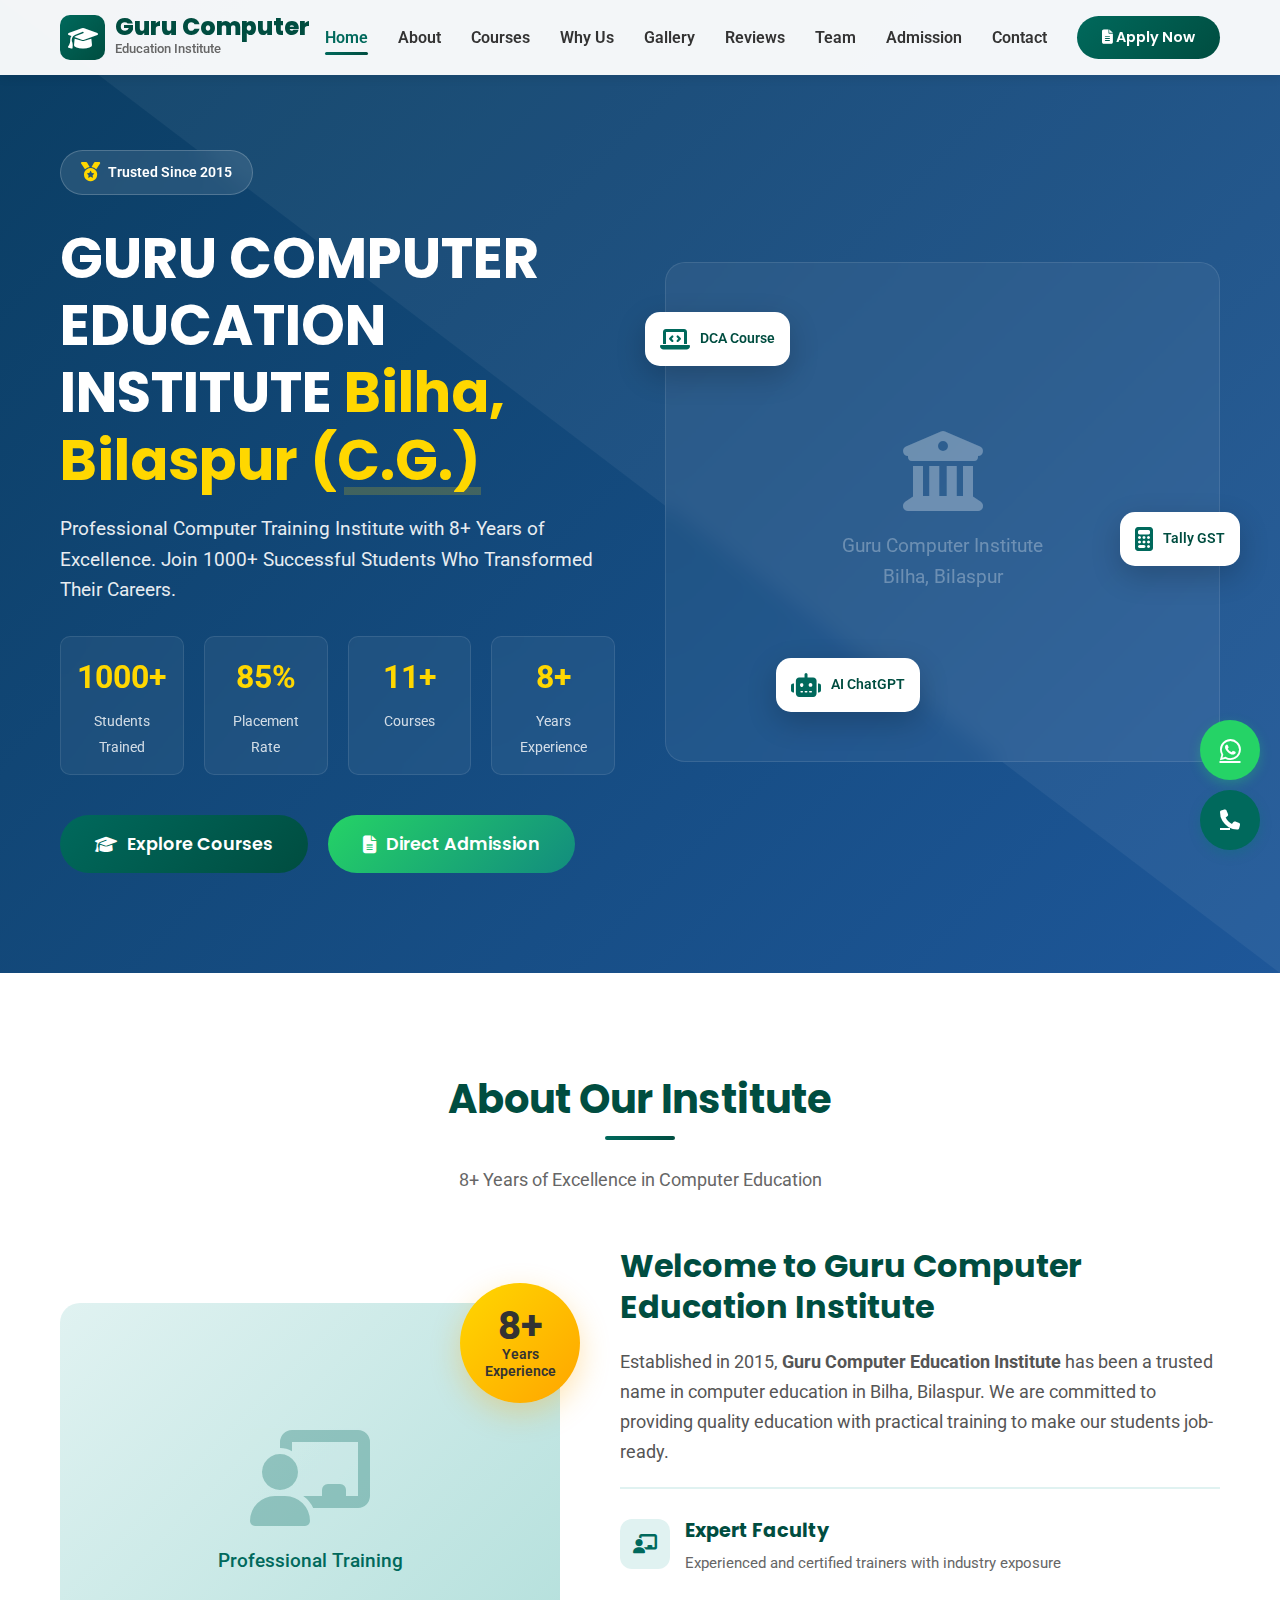
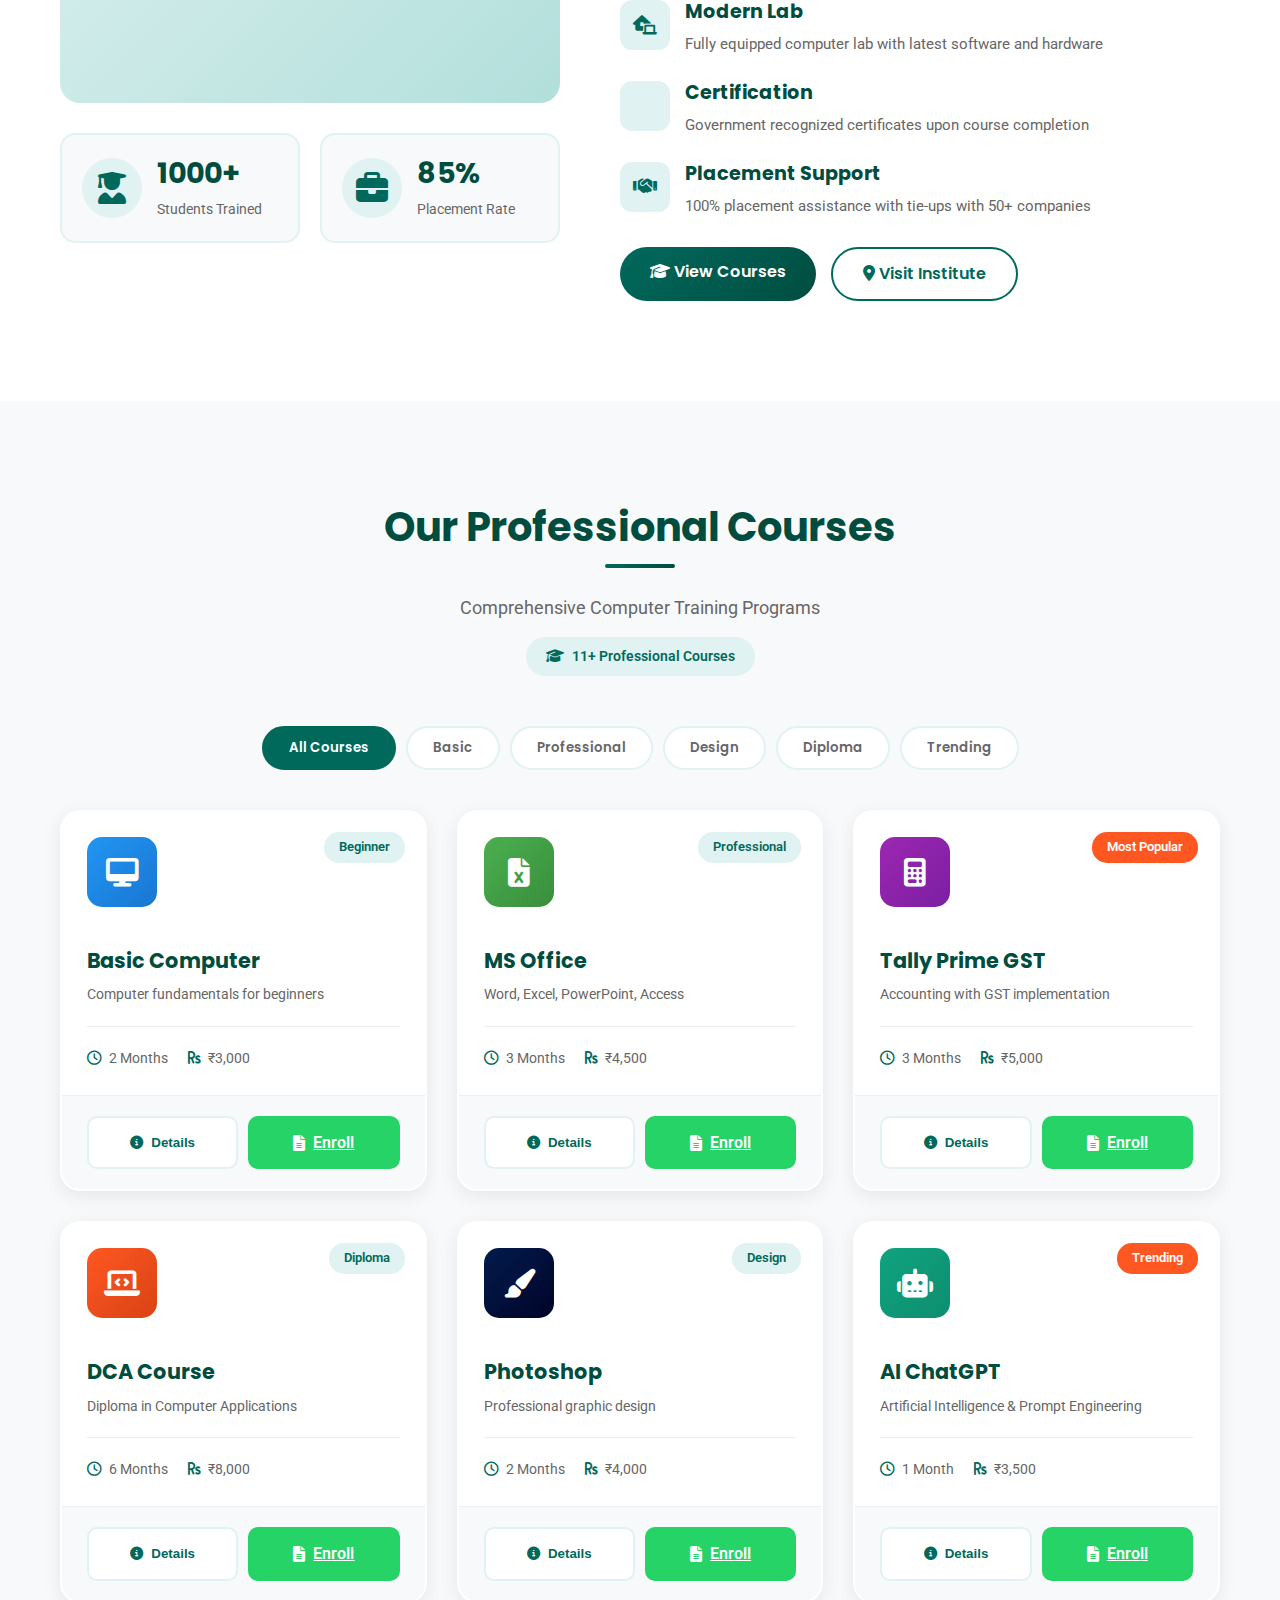
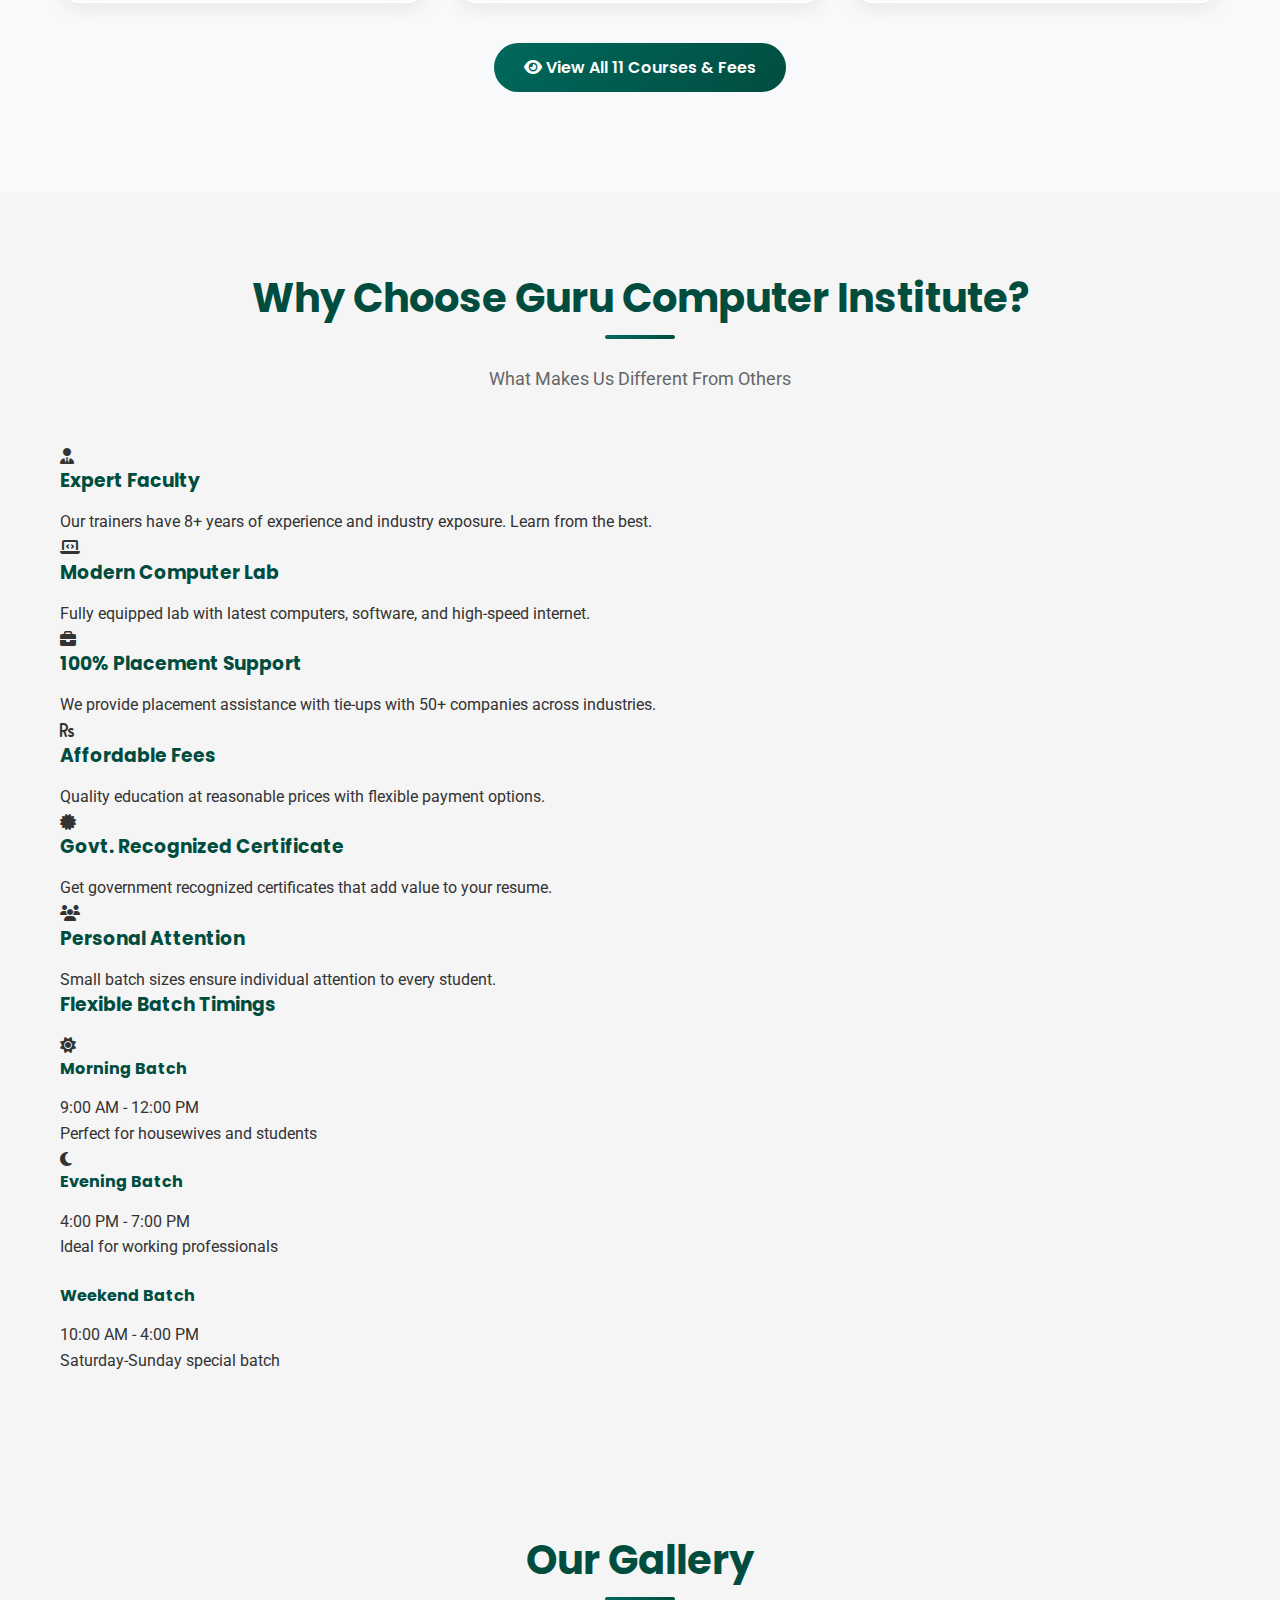
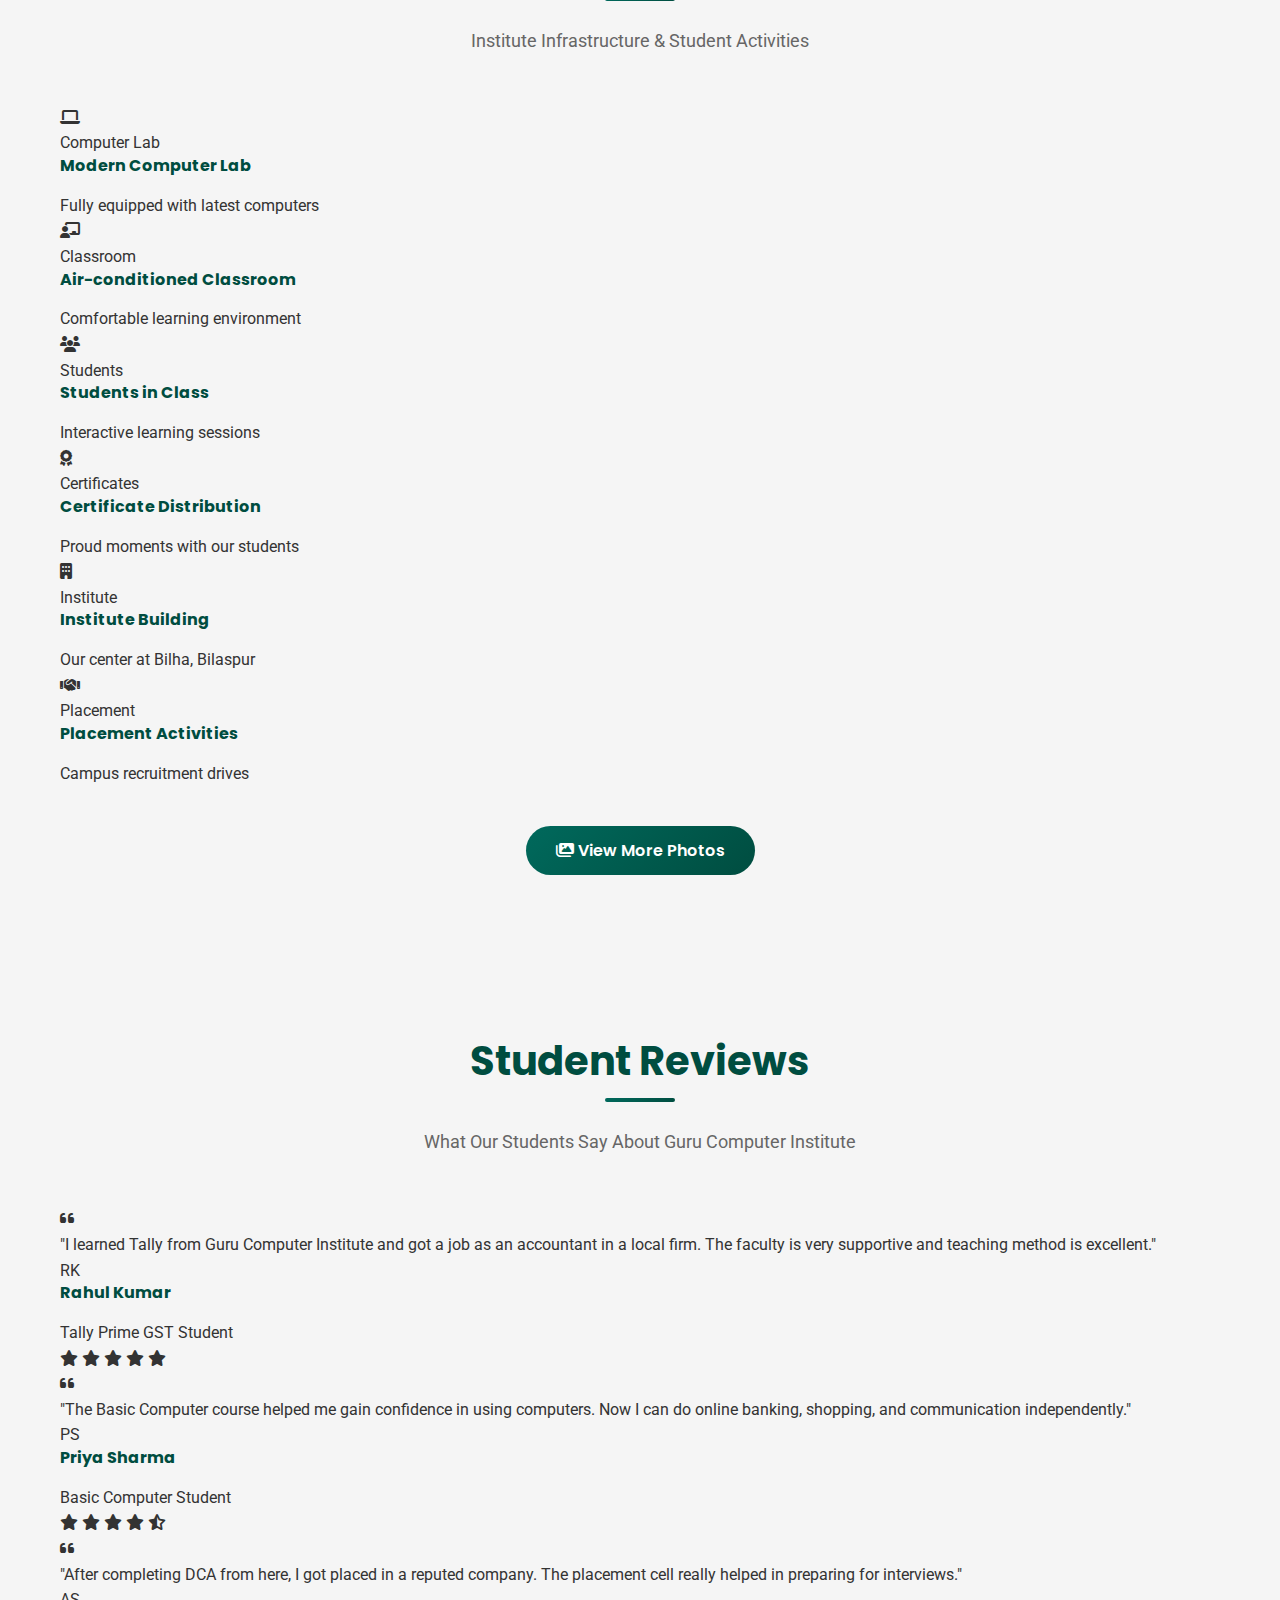
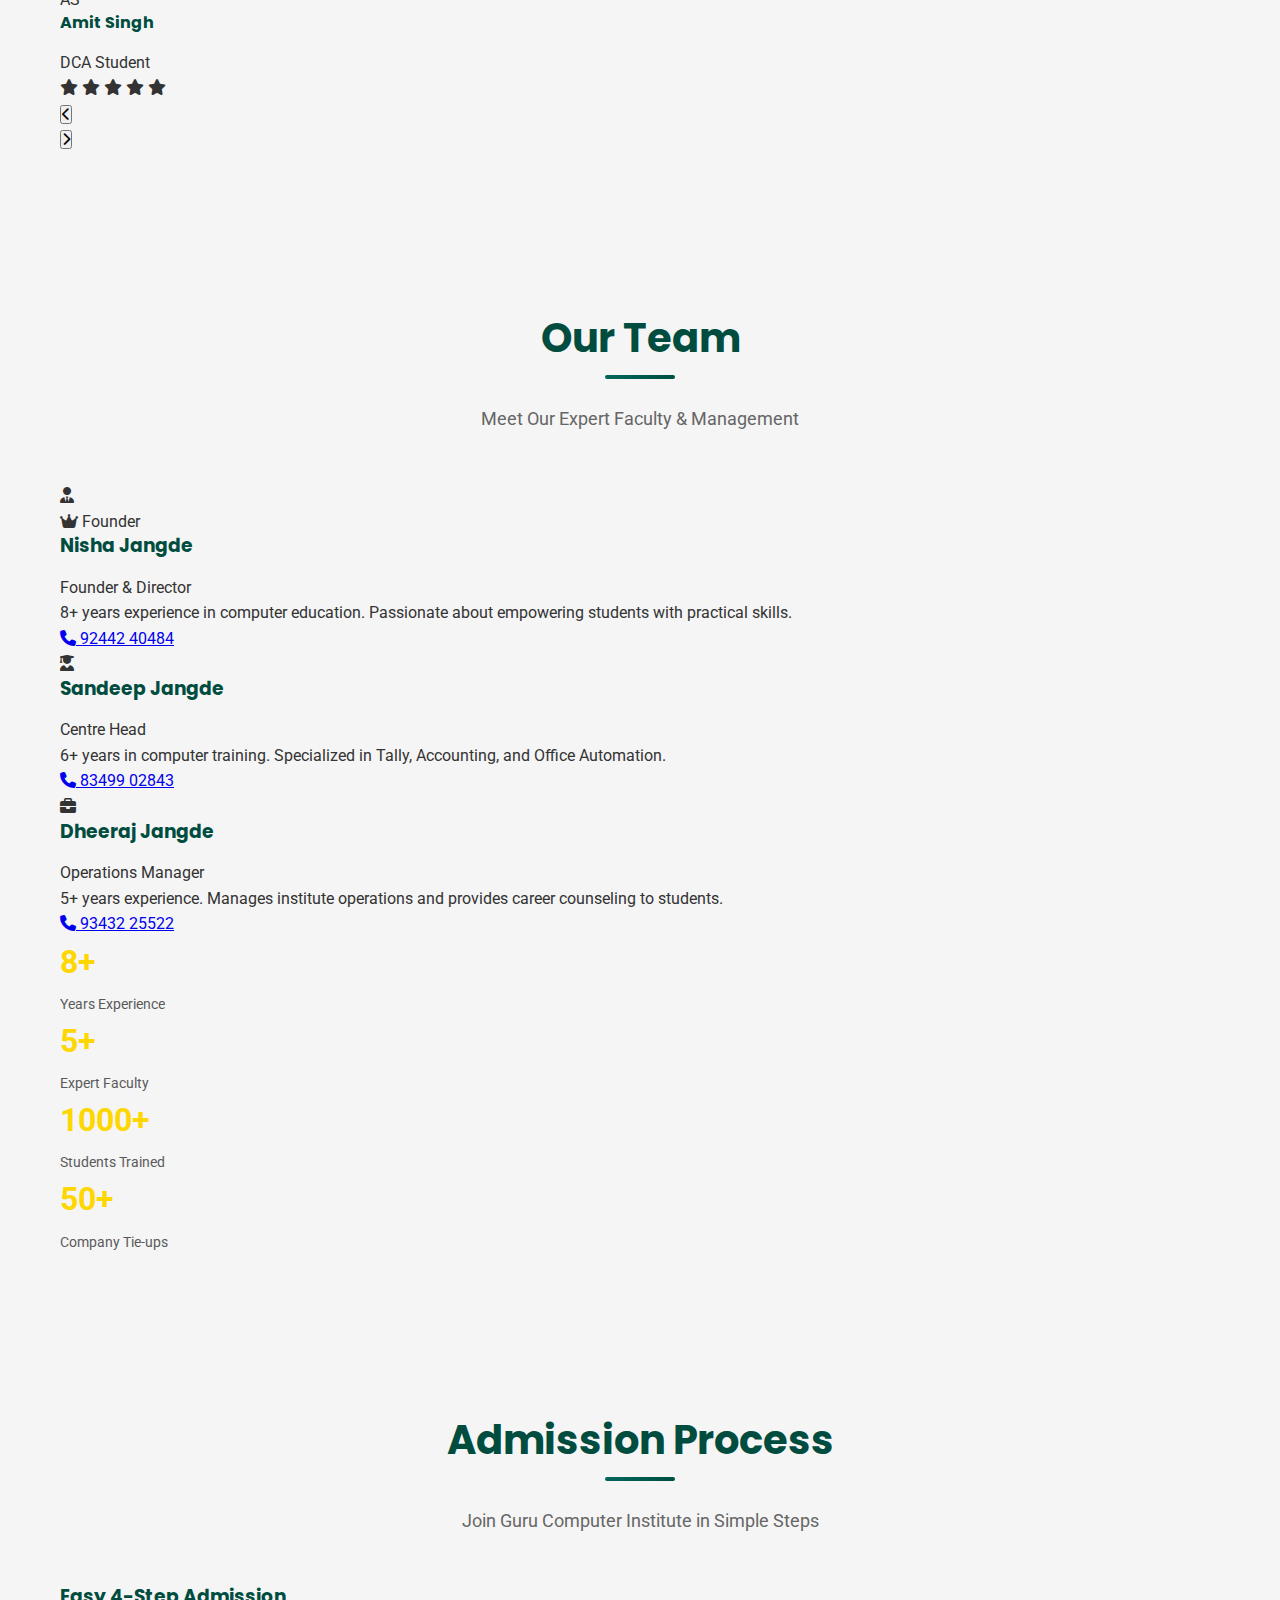
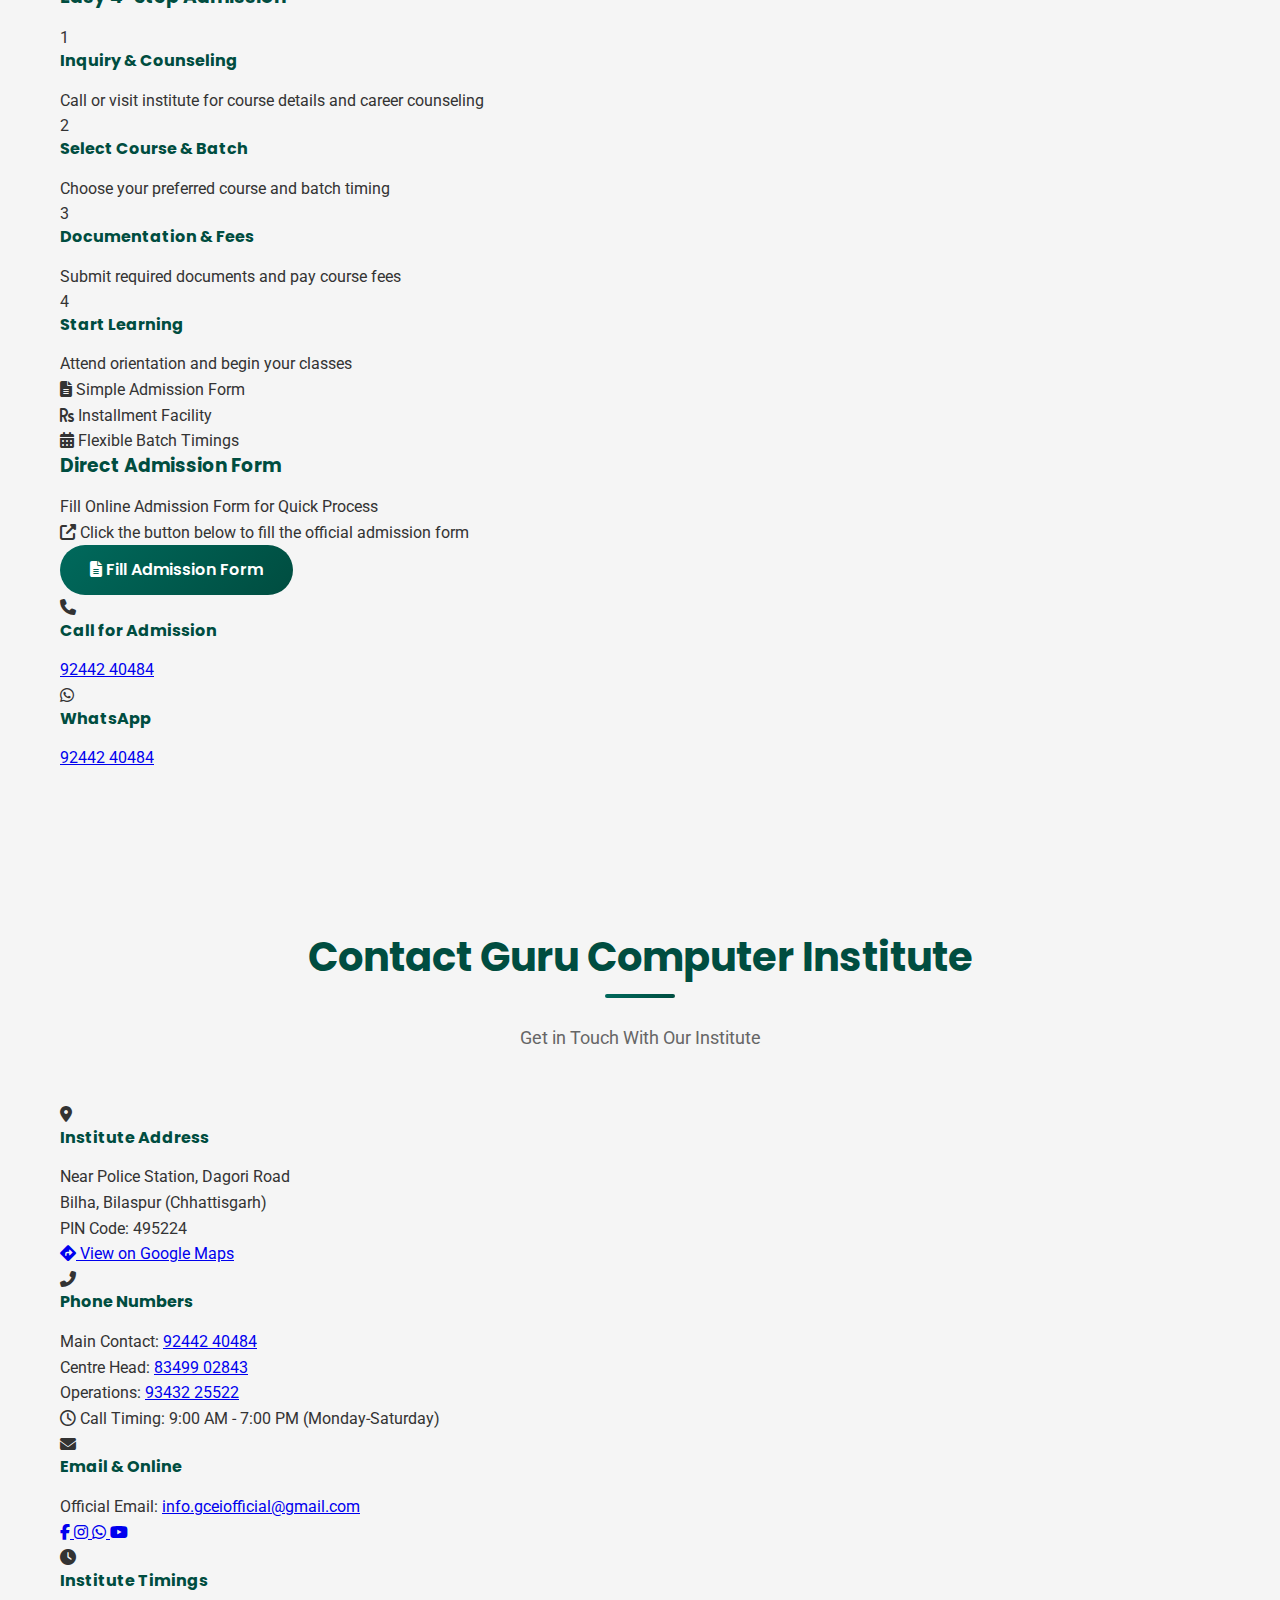
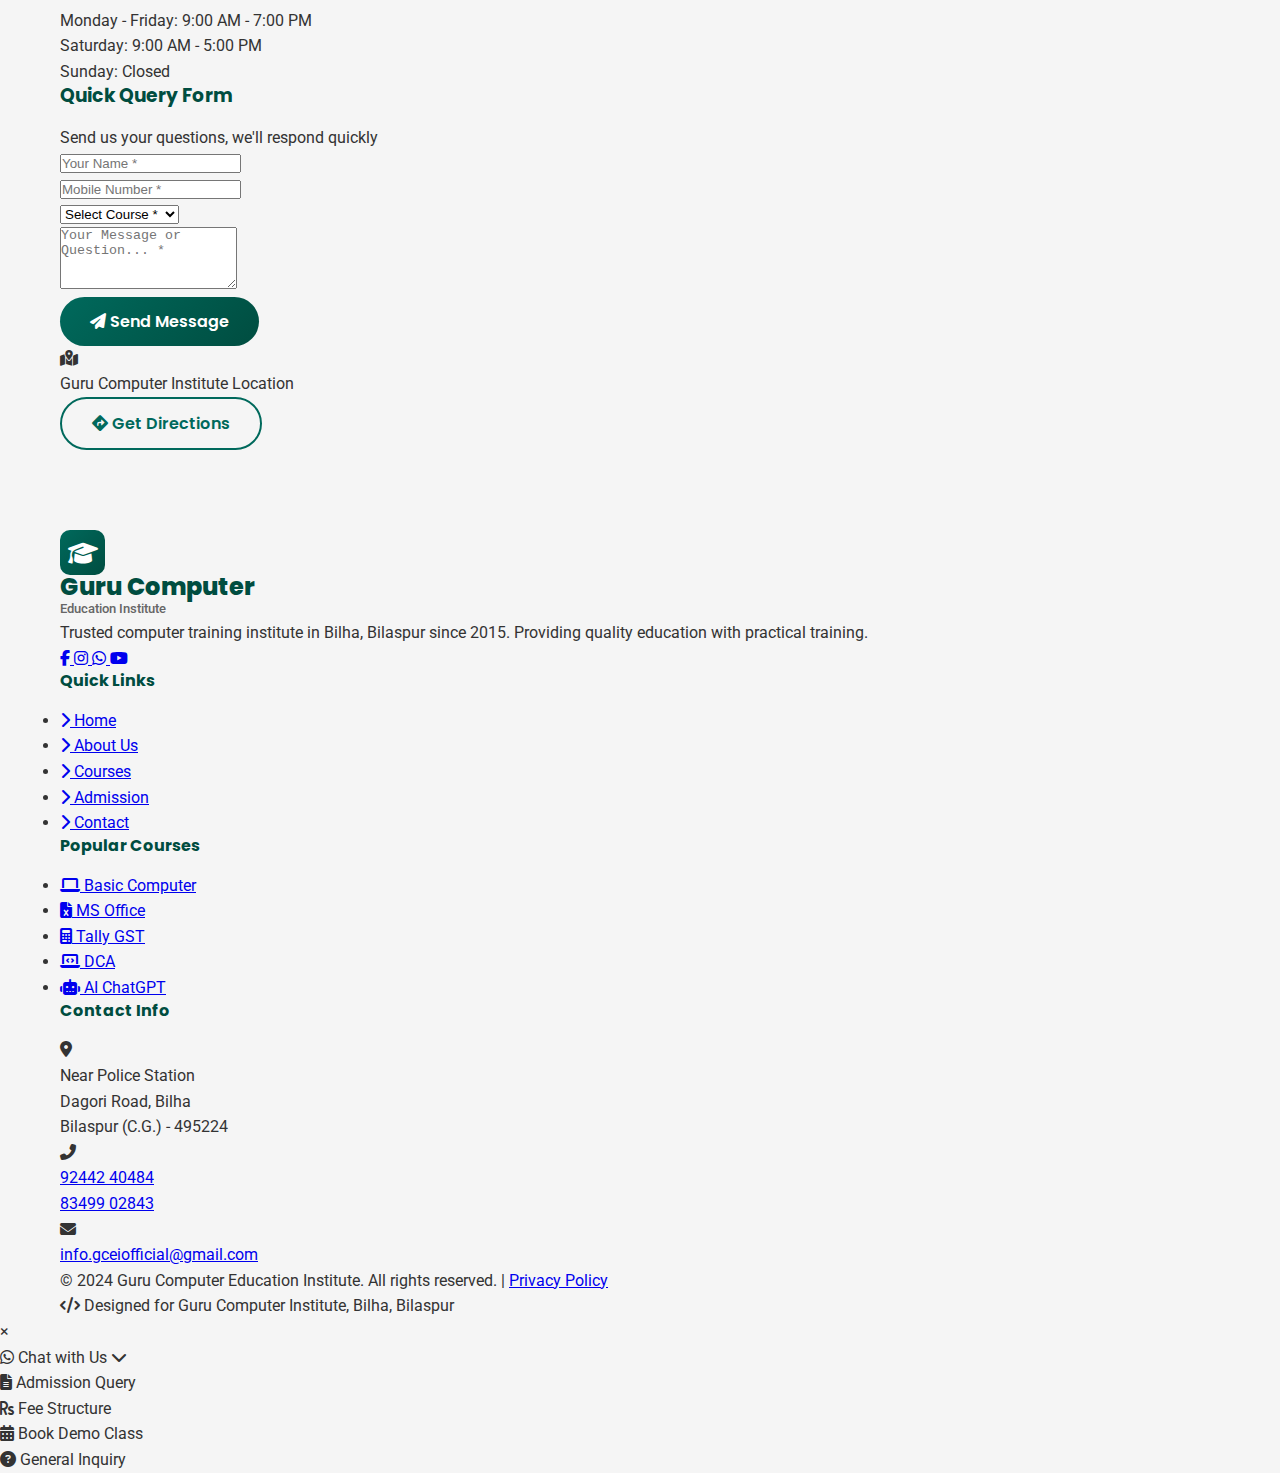
<file: index.html>
<!DOCTYPE html>
<html lang="hi">
<head>
    <meta charset="UTF-8">
    <meta name="viewport" content="width=device-width, initial-scale=1.0">
    <title>Guru Computer Education Institute - Bilha, Bilaspur (C.G.) | Since 2015</title>
    <meta name="description" content="Guru Computer Education Institute, Bilha, Bilaspur (C.G.) – Since 2015. Basic Computer, MS Office, Tally, DCA, PGDCA, Typing, Photoshop, Canva, AI ChatGPT और अन्य प्रोफेशनल कंप्यूटर कोर्स।">
    
    <!-- Favicon -->
    <link rel="icon" type="image/x-icon" href="https://cdn-icons-png.flaticon.com/512/3135/3135715.png">
    
    <!-- Font Awesome -->
    <link rel="stylesheet" href="https://cdnjs.cloudflare.com/ajax/libs/font-awesome/6.4.0/css/all.min.css">
    
    <!-- Google Fonts -->
    <link href="https://fonts.googleapis.com/css2?family=Poppins:wght@300;400;500;600;700;800;900&family=Roboto:wght@300;400;500;700&display=swap" rel="stylesheet">
    
    <!-- CSS -->
    <link rel="stylesheet" href="style.css">
</head>
<body>
    <!-- Navigation -->
    <nav class="navbar">
        <div class="container">
            <div class="nav-container">
                <!-- Logo -->
                <div class="logo">
                    <a href="#">
                        <div class="logo-icon">
                            <i class="fas fa-graduation-cap"></i>
                        </div>
                        <div class="logo-text">
                            <span class="logo-main">Guru Computer</span>
                            <span class="logo-sub">Education Institute</span>
                        </div>
                    </a>
                </div>
                
                <!-- Desktop Menu -->
                <ul class="nav-menu">
                    <li><a href="#home" class="nav-link active">Home</a></li>
                    <li><a href="#about" class="nav-link">About</a></li>
                    <li><a href="#courses" class="nav-link">Courses</a></li>
                    <li><a href="#features" class="nav-link">Why Us</a></li>
                    <li><a href="#gallery" class="nav-link">Gallery</a></li>
                    <li><a href="#testimonials" class="nav-link">Reviews</a></li>
                    <li><a href="#team" class="nav-link">Team</a></li>
                    <li><a href="#admission" class="nav-link">Admission</a></li>
                    <li><a href="#contact" class="nav-link">Contact</a></li>
                    <li>
                        <a href="https://infogcei.github.io/gceiofficial.admission/" class="nav-btn btn" target="_blank">
                            <i class="fas fa-file-alt"></i> Apply Now
                        </a>
                    </li>
                </ul>
                
                <!-- Mobile Menu Toggle -->
                <div class="hamburger">
                    <span class="bar"></span>
                    <span class="bar"></span>
                    <span class="bar"></span>
                </div>
            </div>
        </div>
    </nav>

    <!-- Hero Section -->
    <section class="hero" id="home">
        <div class="container">
            <div class="hero-content">
                <div class="hero-text">
                    <div class="badge">
                        <i class="fas fa-medal"></i>
                        <span>Trusted Since 2015</span>
                    </div>
                    
                    <h1 class="hero-title">
                        GURU COMPUTER EDUCATION INSTITUTE
                        <span class="highlight">Bilha, Bilaspur (C.G.)</span>
                    </h1>
                    
                    <p class="hero-subtitle">
                        Professional Computer Training Institute with 8+ Years of Excellence. 
                        Join 1000+ Successful Students Who Transformed Their Careers.
                    </p>
                    
                    <div class="hero-stats">
                        <div class="stat">
                            <span class="stat-number">1000+</span>
                            <span class="stat-label">Students Trained</span>
                        </div>
                        <div class="stat">
                            <span class="stat-number">85%</span>
                            <span class="stat-label">Placement Rate</span>
                        </div>
                        <div class="stat">
                            <span class="stat-number">11+</span>
                            <span class="stat-label">Courses</span>
                        </div>
                        <div class="stat">
                            <span class="stat-number">8+</span>
                            <span class="stat-label">Years Experience</span>
                        </div>
                    </div>
                    
                    <div class="hero-buttons">
                        <a href="#courses" class="btn">
                            <i class="fas fa-graduation-cap"></i> Explore Courses
                        </a>
                        <a href="https://infogcei.github.io/gceiofficial.admission/" class="btn btn-whatsapp" target="_blank">
                            <i class="fas fa-file-alt"></i> Direct Admission
                        </a>
                    </div>
                </div>
                
                <div class="hero-image">
                    <div class="image-container">
                        <div class="floating-elements">
                            <div class="floating-card card-1">
                                <i class="fas fa-laptop-code"></i>
                                <span>DCA Course</span>
                            </div>
                            <div class="floating-card card-2">
                                <i class="fas fa-calculator"></i>
                                <span>Tally GST</span>
                            </div>
                            <div class="floating-card card-3">
                                <i class="fas fa-robot"></i>
                                <span>AI ChatGPT</span>
                            </div>
                        </div>
                        <div class="main-image">
                            <div class="placeholder-img">
                                <i class="fas fa-university"></i>
                                <p>Guru Computer Institute</p>
                                <p class="location">Bilha, Bilaspur</p>
                            </div>
                        </div>
                    </div>
                </div>
            </div>
        </div>
    </section>

    <!-- About Section -->
    <section class="about" id="about">
        <div class="container">
            <div class="section-title">
                <h2>About Our Institute</h2>
                <p>8+ Years of Excellence in Computer Education</p>
            </div>
            
            <div class="about-content">
                <div class="about-left">
                    <div class="about-image">
                        <div class="image-wrapper">
                            <div class="placeholder-about">
                                <i class="fas fa-chalkboard-teacher"></i>
                                <p>Professional Training</p>
                            </div>
                        </div>
                        
                        <div class="experience-badge">
                            <div class="exp-number">8+</div>
                            <div class="exp-text">Years<br>Experience</div>
                        </div>
                    </div>
                    
                    <div class="quick-stats">
                        <div class="stat-box">
                            <i class="fas fa-user-graduate"></i>
                            <div>
                                <h3>1000+</h3>
                                <p>Students Trained</p>
                            </div>
                        </div>
                        <div class="stat-box">
                            <i class="fas fa-briefcase"></i>
                            <div>
                                <h3>85%</h3>
                                <p>Placement Rate</p>
                            </div>
                        </div>
                    </div>
                </div>
                
                <div class="about-right">
                    <h3>Welcome to Guru Computer Education Institute</h3>
                    
                    <p class="about-description">
                        Established in 2015, <strong>Guru Computer Education Institute</strong> has been a trusted name 
                        in computer education in Bilha, Bilaspur. We are committed to providing 
                        quality education with practical training to make our students job-ready.
                    </p>
                    
                    <div class="features-list">
                        <div class="feature-item">
                            <div class="feature-icon">
                                <i class="fas fa-chalkboard-teacher"></i>
                            </div>
                            <div class="feature-text">
                                <h4>Expert Faculty</h4>
                                <p>Experienced and certified trainers with industry exposure</p>
                            </div>
                        </div>
                        
                        <div class="feature-item">
                            <div class="feature-icon">
                                <i class="fas fa-laptop-house"></i>
                            </div>
                            <div class="feature-text">
                                <h4>Modern Lab</h4>
                                <p>Fully equipped computer lab with latest software and hardware</p>
                            </div>
                        </div>
                        
                        <div class="feature-item">
                            <div class="feature-icon">
                                <i class="fas fa-file-certificate"></i>
                            </div>
                            <div class="feature-text">
                                <h4>Certification</h4>
                                <p>Government recognized certificates upon course completion</p>
                            </div>
                        </div>
                        
                        <div class="feature-item">
                            <div class="feature-icon">
                                <i class="fas fa-handshake"></i>
                            </div>
                            <div class="feature-text">
                                <h4>Placement Support</h4>
                                <p>100% placement assistance with tie-ups with 50+ companies</p>
                            </div>
                        </div>
                    </div>
                    
                    <div class="about-buttons">
                        <a href="#courses" class="btn">
                            <i class="fas fa-graduation-cap"></i> View Courses
                        </a>
                        <a href="#contact" class="btn btn-outline">
                            <i class="fas fa-map-marker-alt"></i> Visit Institute
                        </a>
                    </div>
                </div>
            </div>
        </div>
    </section>

    <!-- Courses Section -->
    <section class="courses" id="courses">
        <div class="container">
            <div class="section-title">
                <h2>Our Professional Courses</h2>
                <p>Comprehensive Computer Training Programs</p>
                <div class="courses-count">
                    <i class="fas fa-graduation-cap"></i>
                    <span>11+ Professional Courses</span>
                </div>
            </div>
            
            <div class="course-filters">
                <button class="filter-btn active" data-filter="all">All Courses</button>
                <button class="filter-btn" data-filter="basic">Basic</button>
                <button class="filter-btn" data-filter="professional">Professional</button>
                <button class="filter-btn" data-filter="design">Design</button>
                <button class="filter-btn" data-filter="diploma">Diploma</button>
                <button class="filter-btn" data-filter="trending">Trending</button>
            </div>
            
            <div class="courses-grid">
                <!-- Course 1: Basic Computer -->
                <div class="course-card" data-category="basic">
                    <div class="course-header">
                        <div class="course-icon basic">
                            <i class="fas fa-desktop"></i>
                        </div>
                        <span class="course-badge">Beginner</span>
                    </div>
                    <div class="course-body">
                        <h3 class="course-title">Basic Computer</h3>
                        <p class="course-desc">Computer fundamentals for beginners</p>
                        <div class="course-details">
                            <div class="detail">
                                <i class="far fa-clock"></i>
                                <span>2 Months</span>
                            </div>
                            <div class="detail">
                                <i class="fas fa-rupee-sign"></i>
                                <span>₹3,000</span>
                            </div>
                        </div>
                    </div>
                    <div class="course-footer">
                        <button class="course-btn" onclick="openCourseModal('basic')">
                            <i class="fas fa-info-circle"></i> Details
                        </button>
                        <a href="https://infogcei.github.io/gceiofficial.admission/" class="course-btn enroll-btn" target="_blank">
                            <i class="fas fa-file-alt"></i> Enroll
                        </a>
                    </div>
                </div>
                
                <!-- Course 2: MS Office -->
                <div class="course-card" data-category="professional">
                    <div class="course-header">
                        <div class="course-icon office">
                            <i class="fas fa-file-excel"></i>
                        </div>
                        <span class="course-badge">Professional</span>
                    </div>
                    <div class="course-body">
                        <h3 class="course-title">MS Office</h3>
                        <p class="course-desc">Word, Excel, PowerPoint, Access</p>
                        <div class="course-details">
                            <div class="detail">
                                <i class="far fa-clock"></i>
                                <span>3 Months</span>
                            </div>
                            <div class="detail">
                                <i class="fas fa-rupee-sign"></i>
                                <span>₹4,500</span>
                            </div>
                        </div>
                    </div>
                    <div class="course-footer">
                        <button class="course-btn" onclick="openCourseModal('office')">
                            <i class="fas fa-info-circle"></i> Details
                        </button>
                        <a href="https://infogcei.github.io/gceiofficial.admission/" class="course-btn enroll-btn" target="_blank">
                            <i class="fas fa-file-alt"></i> Enroll
                        </a>
                    </div>
                </div>
                
                <!-- Course 3: Tally Prime GST -->
                <div class="course-card" data-category="professional trending">
                    <div class="course-header">
                        <div class="course-icon tally">
                            <i class="fas fa-calculator"></i>
                        </div>
                        <span class="course-badge hot">Most Popular</span>
                    </div>
                    <div class="course-body">
                        <h3 class="course-title">Tally Prime GST</h3>
                        <p class="course-desc">Accounting with GST implementation</p>
                        <div class="course-details">
                            <div class="detail">
                                <i class="far fa-clock"></i>
                                <span>3 Months</span>
                            </div>
                            <div class="detail">
                                <i class="fas fa-rupee-sign"></i>
                                <span>₹5,000</span>
                            </div>
                        </div>
                    </div>
                    <div class="course-footer">
                        <button class="course-btn" onclick="openCourseModal('tally')">
                            <i class="fas fa-info-circle"></i> Details
                        </button>
                        <a href="https://infogcei.github.io/gceiofficial.admission/" class="course-btn enroll-btn" target="_blank">
                            <i class="fas fa-file-alt"></i> Enroll
                        </a>
                    </div>
                </div>
                
                <!-- Course 4: DCA -->
                <div class="course-card" data-category="diploma">
                    <div class="course-header">
                        <div class="course-icon dca">
                            <i class="fas fa-laptop-code"></i>
                        </div>
                        <span class="course-badge">Diploma</span>
                    </div>
                    <div class="course-body">
                        <h3 class="course-title">DCA Course</h3>
                        <p class="course-desc">Diploma in Computer Applications</p>
                        <div class="course-details">
                            <div class="detail">
                                <i class="far fa-clock"></i>
                                <span>6 Months</span>
                            </div>
                            <div class="detail">
                                <i class="fas fa-rupee-sign"></i>
                                <span>₹8,000</span>
                            </div>
                        </div>
                    </div>
                    <div class="course-footer">
                        <button class="course-btn" onclick="openCourseModal('dca')">
                            <i class="fas fa-info-circle"></i> Details
                        </button>
                        <a href="https://infogcei.github.io/gceiofficial.admission/" class="course-btn enroll-btn" target="_blank">
                            <i class="fas fa-file-alt"></i> Enroll
                        </a>
                    </div>
                </div>
                
                <!-- Course 5: Photoshop -->
                <div class="course-card" data-category="design">
                    <div class="course-header">
                        <div class="course-icon photoshop">
                            <i class="fas fa-paint-brush"></i>
                        </div>
                        <span class="course-badge">Design</span>
                    </div>
                    <div class="course-body">
                        <h3 class="course-title">Photoshop</h3>
                        <p class="course-desc">Professional graphic design</p>
                        <div class="course-details">
                            <div class="detail">
                                <i class="far fa-clock"></i>
                                <span>2 Months</span>
                            </div>
                            <div class="detail">
                                <i class="fas fa-rupee-sign"></i>
                                <span>₹4,000</span>
                            </div>
                        </div>
                    </div>
                    <div class="course-footer">
                        <button class="course-btn" onclick="openCourseModal('photoshop')">
                            <i class="fas fa-info-circle"></i> Details
                        </button>
                        <a href="https://infogcei.github.io/gceiofficial.admission/" class="course-btn enroll-btn" target="_blank">
                            <i class="fas fa-file-alt"></i> Enroll
                        </a>
                    </div>
                </div>
                
                <!-- Course 6: AI ChatGPT -->
                <div class="course-card" data-category="trending">
                    <div class="course-header">
                        <div class="course-icon ai">
                            <i class="fas fa-robot"></i>
                        </div>
                        <span class="course-badge hot">Trending</span>
                    </div>
                    <div class="course-body">
                        <h3 class="course-title">AI ChatGPT</h3>
                        <p class="course-desc">Artificial Intelligence & Prompt Engineering</p>
                        <div class="course-details">
                            <div class="detail">
                                <i class="far fa-clock"></i>
                                <span>1 Month</span>
                            </div>
                            <div class="detail">
                                <i class="fas fa-rupee-sign"></i>
                                <span>₹3,500</span>
                            </div>
                        </div>
                    </div>
                    <div class="course-footer">
                        <button class="course-btn" onclick="openCourseModal('ai')">
                            <i class="fas fa-info-circle"></i> Details
                        </button>
                        <a href="https://infogcei.github.io/gceiofficial.admission/" class="course-btn enroll-btn" target="_blank">
                            <i class="fas fa-file-alt"></i> Enroll
                        </a>
                    </div>
                </div>
            </div>
            
            <div class="text-center" style="margin-top: 40px;">
                <a href="https://infogcei.github.io/gceiofficial.admission/" class="btn" target="_blank">
                    <i class="fas fa-eye"></i> View All 11 Courses & Fees
                </a>
            </div>
        </div>
    </section>

    <!-- Features Section -->
    <section class="features" id="features">
        <div class="container">
            <div class="section-title">
                <h2>Why Choose Guru Computer Institute?</h2>
                <p>What Makes Us Different From Others</p>
            </div>
            
            <div class="features-grid">
                <div class="feature-card">
                    <div class="feature-icon-box">
                        <i class="fas fa-user-tie"></i>
                    </div>
                    <h3>Expert Faculty</h3>
                    <p>Our trainers have 8+ years of experience and industry exposure. Learn from the best.</p>
                </div>
                
                <div class="feature-card">
                    <div class="feature-icon-box">
                        <i class="fas fa-laptop-code"></i>
                    </div>
                    <h3>Modern Computer Lab</h3>
                    <p>Fully equipped lab with latest computers, software, and high-speed internet.</p>
                </div>
                
                <div class="feature-card">
                    <div class="feature-icon-box">
                        <i class="fas fa-briefcase"></i>
                    </div>
                    <h3>100% Placement Support</h3>
                    <p>We provide placement assistance with tie-ups with 50+ companies across industries.</p>
                </div>
                
                <div class="feature-card">
                    <div class="feature-icon-box">
                        <i class="fas fa-rupee-sign"></i>
                    </div>
                    <h3>Affordable Fees</h3>
                    <p>Quality education at reasonable prices with flexible payment options.</p>
                </div>
                
                <div class="feature-card">
                    <div class="feature-icon-box">
                        <i class="fas fa-certificate"></i>
                    </div>
                    <h3>Govt. Recognized Certificate</h3>
                    <p>Get government recognized certificates that add value to your resume.</p>
                </div>
                
                <div class="feature-card">
                    <div class="feature-icon-box">
                        <i class="fas fa-users"></i>
                    </div>
                    <h3>Personal Attention</h3>
                    <p>Small batch sizes ensure individual attention to every student.</p>
                </div>
            </div>
            
            <div class="batch-timings">
                <h3>Flexible Batch Timings</h3>
                <div class="timings-grid">
                    <div class="timing-card">
                        <div class="timing-icon">
                            <i class="fas fa-sun"></i>
                        </div>
                        <h4>Morning Batch</h4>
                        <p class="timing">9:00 AM - 12:00 PM</p>
                        <p class="timing-desc">Perfect for housewives and students</p>
                    </div>
                    
                    <div class="timing-card">
                        <div class="timing-icon">
                            <i class="fas fa-moon"></i>
                        </div>
                        <h4>Evening Batch</h4>
                        <p class="timing">4:00 PM - 7:00 PM</p>
                        <p class="timing-desc">Ideal for working professionals</p>
                    </div>
                    
                    <div class="timing-card">
                        <div class="timing-icon">
                            <i class="fas fa-calendar-weekend"></i>
                        </div>
                        <h4>Weekend Batch</h4>
                        <p class="timing">10:00 AM - 4:00 PM</p>
                        <p class="timing-desc">Saturday-Sunday special batch</p>
                    </div>
                </div>
            </div>
        </div>
    </section>

    <!-- Gallery Section -->
    <section class="gallery" id="gallery">
        <div class="container">
            <div class="section-title">
                <h2>Our Gallery</h2>
                <p>Institute Infrastructure & Student Activities</p>
            </div>
            
            <div class="gallery-grid">
                <div class="gallery-item" onclick="openLightbox('Computer Lab', 'Modern computer lab with latest systems')">
                    <div class="gallery-img">
                        <div class="placeholder-gallery">
                            <i class="fas fa-laptop"></i>
                            <p>Computer Lab</p>
                        </div>
                    </div>
                    <div class="gallery-caption">
                        <h4>Modern Computer Lab</h4>
                        <p>Fully equipped with latest computers</p>
                    </div>
                </div>
                
                <div class="gallery-item" onclick="openLightbox('Classroom', 'Air-conditioned classroom with projector')">
                    <div class="gallery-img">
                        <div class="placeholder-gallery">
                            <i class="fas fa-chalkboard-teacher"></i>
                            <p>Classroom</p>
                        </div>
                    </div>
                    <div class="gallery-caption">
                        <h4>Air-conditioned Classroom</h4>
                        <p>Comfortable learning environment</p>
                    </div>
                </div>
                
                <div class="gallery-item" onclick="openLightbox('Students', 'Interactive learning sessions')">
                    <div class="gallery-img">
                        <div class="placeholder-gallery">
                            <i class="fas fa-users"></i>
                            <p>Students</p>
                        </div>
                    </div>
                    <div class="gallery-caption">
                        <h4>Students in Class</h4>
                        <p>Interactive learning sessions</p>
                    </div>
                </div>
                
                <div class="gallery-item" onclick="openLightbox('Certificates', 'Certificate distribution ceremony')">
                    <div class="gallery-img">
                        <div class="placeholder-gallery">
                            <i class="fas fa-award"></i>
                            <p>Certificates</p>
                        </div>
                    </div>
                    <div class="gallery-caption">
                        <h4>Certificate Distribution</h4>
                        <p>Proud moments with our students</p>
                    </div>
                </div>
                
                <div class="gallery-item" onclick="openLightbox('Institute', 'Our center at Bilha, Bilaspur')">
                    <div class="gallery-img">
                        <div class="placeholder-gallery">
                            <i class="fas fa-building"></i>
                            <p>Institute</p>
                        </div>
                    </div>
                    <div class="gallery-caption">
                        <h4>Institute Building</h4>
                        <p>Our center at Bilha, Bilaspur</p>
                    </div>
                </div>
                
                <div class="gallery-item" onclick="openLightbox('Placement', 'Campus recruitment drives')">
                    <div class="gallery-img">
                        <div class="placeholder-gallery">
                            <i class="fas fa-handshake"></i>
                            <p>Placement</p>
                        </div>
                    </div>
                    <div class="gallery-caption">
                        <h4>Placement Activities</h4>
                        <p>Campus recruitment drives</p>
                    </div>
                </div>
            </div>
            
            <div class="text-center" style="margin-top: 40px;">
                <button class="btn" onclick="viewMoreGallery()">
                    <i class="fas fa-images"></i> View More Photos
                </button>
            </div>
        </div>
    </section>

    <!-- Testimonials Section -->
    <section class="testimonials" id="testimonials">
        <div class="container">
            <div class="section-title">
                <h2>Student Reviews</h2>
                <p>What Our Students Say About Guru Computer Institute</p>
            </div>
            
            <div class="testimonials-slider">
                <div class="testimonial-slide active">
                    <div class="testimonial-content">
                        <div class="quote-icon">
                            <i class="fas fa-quote-left"></i>
                        </div>
                        <p class="testimonial-text">
                            "I learned Tally from Guru Computer Institute and got a job as an accountant 
                            in a local firm. The faculty is very supportive and teaching method is excellent."
                        </p>
                        <div class="student-info">
                            <div class="student-avatar">
                                <span>RK</span>
                            </div>
                            <div class="student-details">
                                <h4>Rahul Kumar</h4>
                                <p>Tally Prime GST Student</p>
                                <div class="rating">
                                    <i class="fas fa-star"></i>
                                    <i class="fas fa-star"></i>
                                    <i class="fas fa-star"></i>
                                    <i class="fas fa-star"></i>
                                    <i class="fas fa-star"></i>
                                </div>
                            </div>
                        </div>
                    </div>
                </div>
                
                <div class="testimonial-slide">
                    <div class="testimonial-content">
                        <div class="quote-icon">
                            <i class="fas fa-quote-left"></i>
                        </div>
                        <p class="testimonial-text">
                            "The Basic Computer course helped me gain confidence in using computers. 
                            Now I can do online banking, shopping, and communication independently."
                        </p>
                        <div class="student-info">
                            <div class="student-avatar">
                                <span>PS</span>
                            </div>
                            <div class="student-details">
                                <h4>Priya Sharma</h4>
                                <p>Basic Computer Student</p>
                                <div class="rating">
                                    <i class="fas fa-star"></i>
                                    <i class="fas fa-star"></i>
                                    <i class="fas fa-star"></i>
                                    <i class="fas fa-star"></i>
                                    <i class="fas fa-star-half-alt"></i>
                                </div>
                            </div>
                        </div>
                    </div>
                </div>
                
                <div class="testimonial-slide">
                    <div class="testimonial-content">
                        <div class="quote-icon">
                            <i class="fas fa-quote-left"></i>
                        </div>
                        <p class="testimonial-text">
                            "After completing DCA from here, I got placed in a reputed company. 
                            The placement cell really helped in preparing for interviews."
                        </p>
                        <div class="student-info">
                            <div class="student-avatar">
                                <span>AS</span>
                            </div>
                            <div class="student-details">
                                <h4>Amit Singh</h4>
                                <p>DCA Student</p>
                                <div class="rating">
                                    <i class="fas fa-star"></i>
                                    <i class="fas fa-star"></i>
                                    <i class="fas fa-star"></i>
                                    <i class="fas fa-star"></i>
                                    <i class="fas fa-star"></i>
                                </div>
                            </div>
                        </div>
                    </div>
                </div>
            </div>
            
            <div class="slider-nav">
                <button class="slider-prev" onclick="prevTestimonial()">
                    <i class="fas fa-chevron-left"></i>
                </button>
                <div class="slider-dots">
                    <span class="dot active" onclick="goToTestimonial(0)"></span>
                    <span class="dot" onclick="goToTestimonial(1)"></span>
                    <span class="dot" onclick="goToTestimonial(2)"></span>
                </div>
                <button class="slider-next" onclick="nextTestimonial()">
                    <i class="fas fa-chevron-right"></i>
                </button>
            </div>
        </div>
    </section>

    <!-- Team Section -->
    <section class="team-section" id="team">
        <div class="container">
            <div class="section-title">
                <h2>Our Team</h2>
                <p>Meet Our Expert Faculty & Management</p>
            </div>
            
            <div class="team-grid">
                <div class="team-card founder">
                    <div class="team-img">
                        <div class="img-placeholder">
                            <i class="fas fa-user-tie"></i>
                        </div>
                        <div class="team-badge">
                            <i class="fas fa-crown"></i>
                            Founder
                        </div>
                    </div>
                    <div class="team-info">
                        <h3>Nisha Jangde</h3>
                        <p class="team-role">Founder & Director</p>
                        <p class="team-desc">
                            8+ years experience in computer education. Passionate about empowering 
                            students with practical skills.
                        </p>
                        <div class="team-contact">
                            <a href="tel:9244240484" class="contact-link">
                                <i class="fas fa-phone"></i> 92442 40484
                            </a>
                        </div>
                    </div>
                </div>
                
                <div class="team-card">
                    <div class="team-img">
                        <div class="img-placeholder">
                            <i class="fas fa-user-graduate"></i>
                        </div>
                    </div>
                    <div class="team-info">
                        <h3>Sandeep Jangde</h3>
                        <p class="team-role">Centre Head</p>
                        <p class="team-desc">
                            6+ years in computer training. Specialized in Tally, Accounting, 
                            and Office Automation.
                        </p>
                        <div class="team-contact">
                            <a href="tel:8349902843" class="contact-link">
                                <i class="fas fa-phone"></i> 83499 02843
                            </a>
                        </div>
                    </div>
                </div>
                
                <div class="team-card">
                    <div class="team-img">
                        <div class="img-placeholder">
                            <i class="fas fa-briefcase"></i>
                        </div>
                    </div>
                    <div class="team-info">
                        <h3>Dheeraj Jangde</h3>
                        <p class="team-role">Operations Manager</p>
                        <p class="team-desc">
                            5+ years experience. Manages institute operations and provides 
                            career counseling to students.
                        </p>
                        <div class="team-contact">
                            <a href="tel:9343225522" class="contact-link">
                                <i class="fas fa-phone"></i> 93432 25522
                            </a>
                        </div>
                    </div>
                </div>
            </div>
            
            <div class="team-stats">
                <div class="stat-item">
                    <div class="stat-number">8+</div>
                    <div class="stat-label">Years Experience</div>
                </div>
                <div class="stat-item">
                    <div class="stat-number">5+</div>
                    <div class="stat-label">Expert Faculty</div>
                </div>
                <div class="stat-item">
                    <div class="stat-number">1000+</div>
                    <div class="stat-label">Students Trained</div>
                </div>
                <div class="stat-item">
                    <div class="stat-number">50+</div>
                    <div class="stat-label">Company Tie-ups</div>
                </div>
            </div>
        </div>
    </section>

    <!-- Admission Section -->
    <section class="admission" id="admission">
        <div class="container">
            <div class="section-title">
                <h2>Admission Process</h2>
                <p>Join Guru Computer Institute in Simple Steps</p>
            </div>
            
            <div class="admission-content">
                <div class="process-steps">
                    <h3>Easy 4-Step Admission</h3>
                    
                    <div class="step">
                        <div class="step-number">1</div>
                        <div class="step-content">
                            <h4>Inquiry & Counseling</h4>
                            <p>Call or visit institute for course details and career counseling</p>
                        </div>
                    </div>
                    
                    <div class="step">
                        <div class="step-number">2</div>
                        <div class="step-content">
                            <h4>Select Course & Batch</h4>
                            <p>Choose your preferred course and batch timing</p>
                        </div>
                    </div>
                    
                    <div class="step">
                        <div class="step-number">3</div>
                        <div class="step-content">
                            <h4>Documentation & Fees</h4>
                            <p>Submit required documents and pay course fees</p>
                        </div>
                    </div>
                    
                    <div class="step">
                        <div class="step-number">4</div>
                        <div class="step-content">
                            <h4>Start Learning</h4>
                            <p>Attend orientation and begin your classes</p>
                        </div>
                    </div>
                    
                    <div class="admission-features">
                        <div class="feature">
                            <i class="fas fa-file-alt"></i>
                            <span>Simple Admission Form</span>
                        </div>
                        <div class="feature">
                            <i class="fas fa-rupee-sign"></i>
                            <span>Installment Facility</span>
                        </div>
                        <div class="feature">
                            <i class="fas fa-calendar-alt"></i>
                            <span>Flexible Batch Timings</span>
                        </div>
                    </div>
                </div>
                
                <div class="admission-form">
                    <div class="form-header">
                        <h3>Direct Admission Form</h3>
                        <p>Fill Online Admission Form for Quick Process</p>
                    </div>
                    
                    <div class="form-instruction">
                        <p><i class="fas fa-external-link-alt"></i> Click the button below to fill the official admission form</p>
                    </div>
                    
                    <a href="https://infogcei.github.io/gceiofficial.admission/" class="btn btn-submit" target="_blank">
                        <i class="fas fa-file-alt"></i> Fill Admission Form
                    </a>
                    
                    <div class="form-footer">
                        <div class="contact-option">
                            <i class="fas fa-phone"></i>
                            <div>
                                <h4>Call for Admission</h4>
                                <a href="tel:9244240484">92442 40484</a>
                            </div>
                        </div>
                        <div class="contact-option">
                            <i class="fab fa-whatsapp"></i>
                            <div>
                                <h4>WhatsApp</h4>
                                <a href="https://wa.me/919244240484" target="_blank">92442 40484</a>
                            </div>
                        </div>
                    </div>
                </div>
            </div>
        </div>
    </section>

    <!-- Contact Section -->
    <section class="contact" id="contact">
        <div class="container">
            <div class="section-title">
                <h2>Contact Guru Computer Institute</h2>
                <p>Get in Touch With Our Institute</p>
            </div>
            
            <div class="contact-content">
                <div class="contact-info">
                    <div class="info-card">
                        <div class="info-icon">
                            <i class="fas fa-map-marker-alt"></i>
                        </div>
                        <div class="info-details">
                            <h4>Institute Address</h4>
                            <p>Near Police Station, Dagori Road</p>
                            <p>Bilha, Bilaspur (Chhattisgarh)</p>
                            <p class="pin">PIN Code: 495224</p>
                            <a href="https://maps.app.goo.gl/sYdLaS4EFBz9a4go6" class="map-link" target="_blank">
                                <i class="fas fa-directions"></i> View on Google Maps
                            </a>
                        </div>
                    </div>
                    
                    <div class="info-card">
                        <div class="info-icon">
                            <i class="fas fa-phone-alt"></i>
                        </div>
                        <div class="info-details">
                            <h4>Phone Numbers</h4>
                            <div class="phone-numbers">
                                <div class="phone-item">
                                    <span class="phone-label">Main Contact:</span>
                                    <a href="tel:9244240484" class="phone-link">92442 40484</a>
                                </div>
                                <div class="phone-item">
                                    <span class="phone-label">Centre Head:</span>
                                    <a href="tel:8349902843" class="phone-link">83499 02843</a>
                                </div>
                                <div class="phone-item">
                                    <span class="phone-label">Operations:</span>
                                    <a href="tel:9343225522" class="phone-link">93432 25522</a>
                                </div>
                            </div>
                            <p class="timing-info">
                                <i class="far fa-clock"></i>
                                Call Timing: 9:00 AM - 7:00 PM (Monday-Saturday)
                            </p>
                        </div>
                    </div>
                    
                    <div class="info-card">
                        <div class="info-icon">
                            <i class="fas fa-envelope"></i>
                        </div>
                        <div class="info-details">
                            <h4>Email & Online</h4>
                            <div class="email-item">
                                <span class="email-label">Official Email:</span>
                                <a href="mailto:info.gceiofficial@gmail.com" class="email-link">
                                    info.gceiofficial@gmail.com
                                </a>
                            </div>
                            <div class="social-links">
                                <a href="https://www.facebook.com/gceiofficial/" class="social-link" target="_blank">
                                    <i class="fab fa-facebook-f"></i>
                                </a>
                                <a href="https://www.instagram.com/gceiofficial/" class="social-link" target="_blank">
                                    <i class="fab fa-instagram"></i>
                                </a>
                                <a href="https://wa.me/919244240484" class="social-link whatsapp" target="_blank">
                                    <i class="fab fa-whatsapp"></i>
                                </a>
                                <a href="https://www.youtube.com/channel/UCebEVcrSsWWxWr2qVGRLk6w" class="social-link" target="_blank">
                                    <i class="fab fa-youtube"></i>
                                </a>
                            </div>
                        </div>
                    </div>
                    
                    <div class="info-card">
                        <div class="info-icon">
                            <i class="fas fa-clock"></i>
                        </div>
                        <div class="info-details">
                            <h4>Institute Timings</h4>
                            <div class="timing-list">
                                <div class="timing-item">
                                    <span class="day">Monday - Friday:</span>
                                    <span class="time">9:00 AM - 7:00 PM</span>
                                </div>
                                <div class="timing-item">
                                    <span class="day">Saturday:</span>
                                    <span class="time">9:00 AM - 5:00 PM</span>
                                </div>
                                <div class="timing-item">
                                    <span class="day">Sunday:</span>
                                    <span class="time holiday">Closed</span>
                                </div>
                            </div>
                        </div>
                    </div>
                </div>
                
                <div class="contact-form">
                    <div class="form-header">
                        <h3>Quick Query Form</h3>
                        <p>Send us your questions, we'll respond quickly</p>
                    </div>
                    
                    <form id="contactForm">
                        <div class="form-group">
                            <input type="text" placeholder="Your Name *" required>
                        </div>
                        
                        <div class="form-group">
                            <input type="tel" placeholder="Mobile Number *" required>
                        </div>
                        
                        <div class="form-group">
                            <select required>
                                <option value="">Select Course *</option>
                                <option value="basic">Basic Computer</option>
                                <option value="office">MS Office</option>
                                <option value="tally">Tally Prime GST</option>
                                <option value="dca">DCA Course</option>
                                <option value="other">Other Course</option>
                            </select>
                        </div>
                        
                        <div class="form-group">
                            <textarea placeholder="Your Message or Question... *" rows="4" required></textarea>
                        </div>
                        
                        <button type="submit" class="btn btn-submit">
                            <i class="fas fa-paper-plane"></i> Send Message
                        </button>
                    </form>
                    
                    <div class="map-container">
                        <div class="map-placeholder">
                            <i class="fas fa-map-marked-alt"></i>
                            <p>Guru Computer Institute Location</p>
                            <a href="https://maps.app.goo.gl/sYdLaS4EFBz9a4go6" class="btn btn-outline" target="_blank">
                                <i class="fas fa-directions"></i> Get Directions
                            </a>
                        </div>
                    </div>
                </div>
            </div>
        </div>
    </section>

    <!-- Footer -->
    <footer class="footer">
        <div class="container">
            <div class="footer-content">
                <div class="footer-col">
                    <div class="footer-logo">
                        <div class="logo-icon">
                            <i class="fas fa-graduation-cap"></i>
                        </div>
                        <div class="logo-text">
                            <span class="logo-main">Guru Computer</span>
                            <span class="logo-sub">Education Institute</span>
                        </div>
                    </div>
                    <p class="footer-about">
                        Trusted computer training institute in Bilha, Bilaspur since 2015. 
                        Providing quality education with practical training.
                    </p>
                    <div class="footer-social">
                        <a href="https://www.facebook.com/gceiofficial/" class="social-icon" target="_blank">
                            <i class="fab fa-facebook-f"></i>
                        </a>
                        <a href="https://www.instagram.com/gceiofficial/" class="social-icon" target="_blank">
                            <i class="fab fa-instagram"></i>
                        </a>
                        <a href="https://wa.me/919244240484" class="social-icon whatsapp" target="_blank">
                            <i class="fab fa-whatsapp"></i>
                        </a>
                        <a href="https://www.youtube.com/channel/UCebEVcrSsWWxWr2qVGRLk6w" class="social-icon" target="_blank">
                            <i class="fab fa-youtube"></i>
                        </a>
                    </div>
                </div>
                
                <div class="footer-col">
                    <h4>Quick Links</h4>
                    <ul class="footer-links">
                        <li><a href="#home"><i class="fas fa-chevron-right"></i> Home</a></li>
                        <li><a href="#about"><i class="fas fa-chevron-right"></i> About Us</a></li>
                        <li><a href="#courses"><i class="fas fa-chevron-right"></i> Courses</a></li>
                        <li><a href="#admission"><i class="fas fa-chevron-right"></i> Admission</a></li>
                        <li><a href="#contact"><i class="fas fa-chevron-right"></i> Contact</a></li>
                    </ul>
                </div>
                
                <div class="footer-col">
                    <h4>Popular Courses</h4>
                    <ul class="footer-links">
                        <li><a href="#courses"><i class="fas fa-laptop"></i> Basic Computer</a></li>
                        <li><a href="#courses"><i class="fas fa-file-excel"></i> MS Office</a></li>
                        <li><a href="#courses"><i class="fas fa-calculator"></i> Tally GST</a></li>
                        <li><a href="#courses"><i class="fas fa-laptop-code"></i> DCA</a></li>
                        <li><a href="#courses"><i class="fas fa-robot"></i> AI ChatGPT</a></li>
                    </ul>
                </div>
                
                <div class="footer-col">
                    <h4>Contact Info</h4>
                    <div class="contact-info">
                        <div class="contact-item">
                            <i class="fas fa-map-marker-alt"></i>
                            <div>
                                <p>Near Police Station</p>
                                <p>Dagori Road, Bilha</p>
                                <p>Bilaspur (C.G.) - 495224</p>
                            </div>
                        </div>
                        <div class="contact-item">
                            <i class="fas fa-phone-alt"></i>
                            <div>
                                <p><a href="tel:9244240484">92442 40484</a></p>
                                <p><a href="tel:8349902843">83499 02843</a></p>
                            </div>
                        </div>
                        <div class="contact-item">
                            <i class="fas fa-envelope"></i>
                            <div>
                                <p><a href="mailto:info.gceiofficial@gmail.com">info.gceiofficial@gmail.com</a></p>
                            </div>
                        </div>
                    </div>
                </div>
            </div>
            
            <div class="footer-bottom">
                <div class="footer-bottom-content">
                    <p class="copyright">
                        © <span id="currentYear">2024</span> Guru Computer Education Institute. All rights reserved.
                    	<span class="separator">|</span>
			<a href="#" class="policy-link" onclick="openPrivacyPolicy(); return false;">Privacy Policy</a>
		    </p>
                    <p class="developer">
                        <i class="fas fa-code"></i> Designed for Guru Computer Institute, Bilha, Bilaspur
                    </p>
                </div>
            </div>
        </div>
    </footer>

    <!-- Float Buttons -->
    <a href="https://wa.me/919244240484" class="whatsapp-float" target="_blank">
        <i class="fab fa-whatsapp"></i>
    </a>
    
    <a href="tel:9244240484" class="call-float">
        <i class="fas fa-phone"></i>
    </a>
    
    <button class="back-to-top">
        <i class="fas fa-arrow-up"></i>
    </button>

    <!-- Modals -->
    <div id="courseModal" class="modal">
        <div class="modal-content">
            <!-- Course details loaded by JS -->
        </div>
    </div>

    <div id="lightbox" class="lightbox">
        <div class="lightbox-content">
            <span class="close-lightbox" onclick="closeLightbox()">&times;</span>
            <div class="lightbox-body">
                <!-- Lightbox content loaded by JS -->
            </div>
        </div>
    </div>

    <!-- JavaScript -->
    <script src="script.js"></script>
<!-- WhatsApp Chat Widget -->
<div id="whatsappWidget" class="whatsapp-widget">
    <div class="widget-header" onclick="toggleWhatsAppWidget()">
        <i class="fab fa-whatsapp"></i>
        <span>Chat with Us</span>
        <i class="fas fa-chevron-down" id="widgetArrow"></i>
    </div>
    <div class="widget-body" id="widgetBody">
        <div class="widget-option" onclick="openWhatsApp('admission')">
            <i class="fas fa-file-alt"></i>
            <span>Admission Query</span>
        </div>
        <div class="widget-option" onclick="openWhatsApp('fees')">
            <i class="fas fa-rupee-sign"></i>
            <span>Fee Structure</span>
        </div>
        <div class="widget-option" onclick="openWhatsApp('demo')">
            <i class="fas fa-calendar-alt"></i>
            <span>Book Demo Class</span>
        </div>
        <div class="widget-option" onclick="openWhatsApp('general')">
            <i class="fas fa-question-circle"></i>
            <span>General Inquiry</span>
        </div>
    </div>
</div>
</body>
</html>
</file>
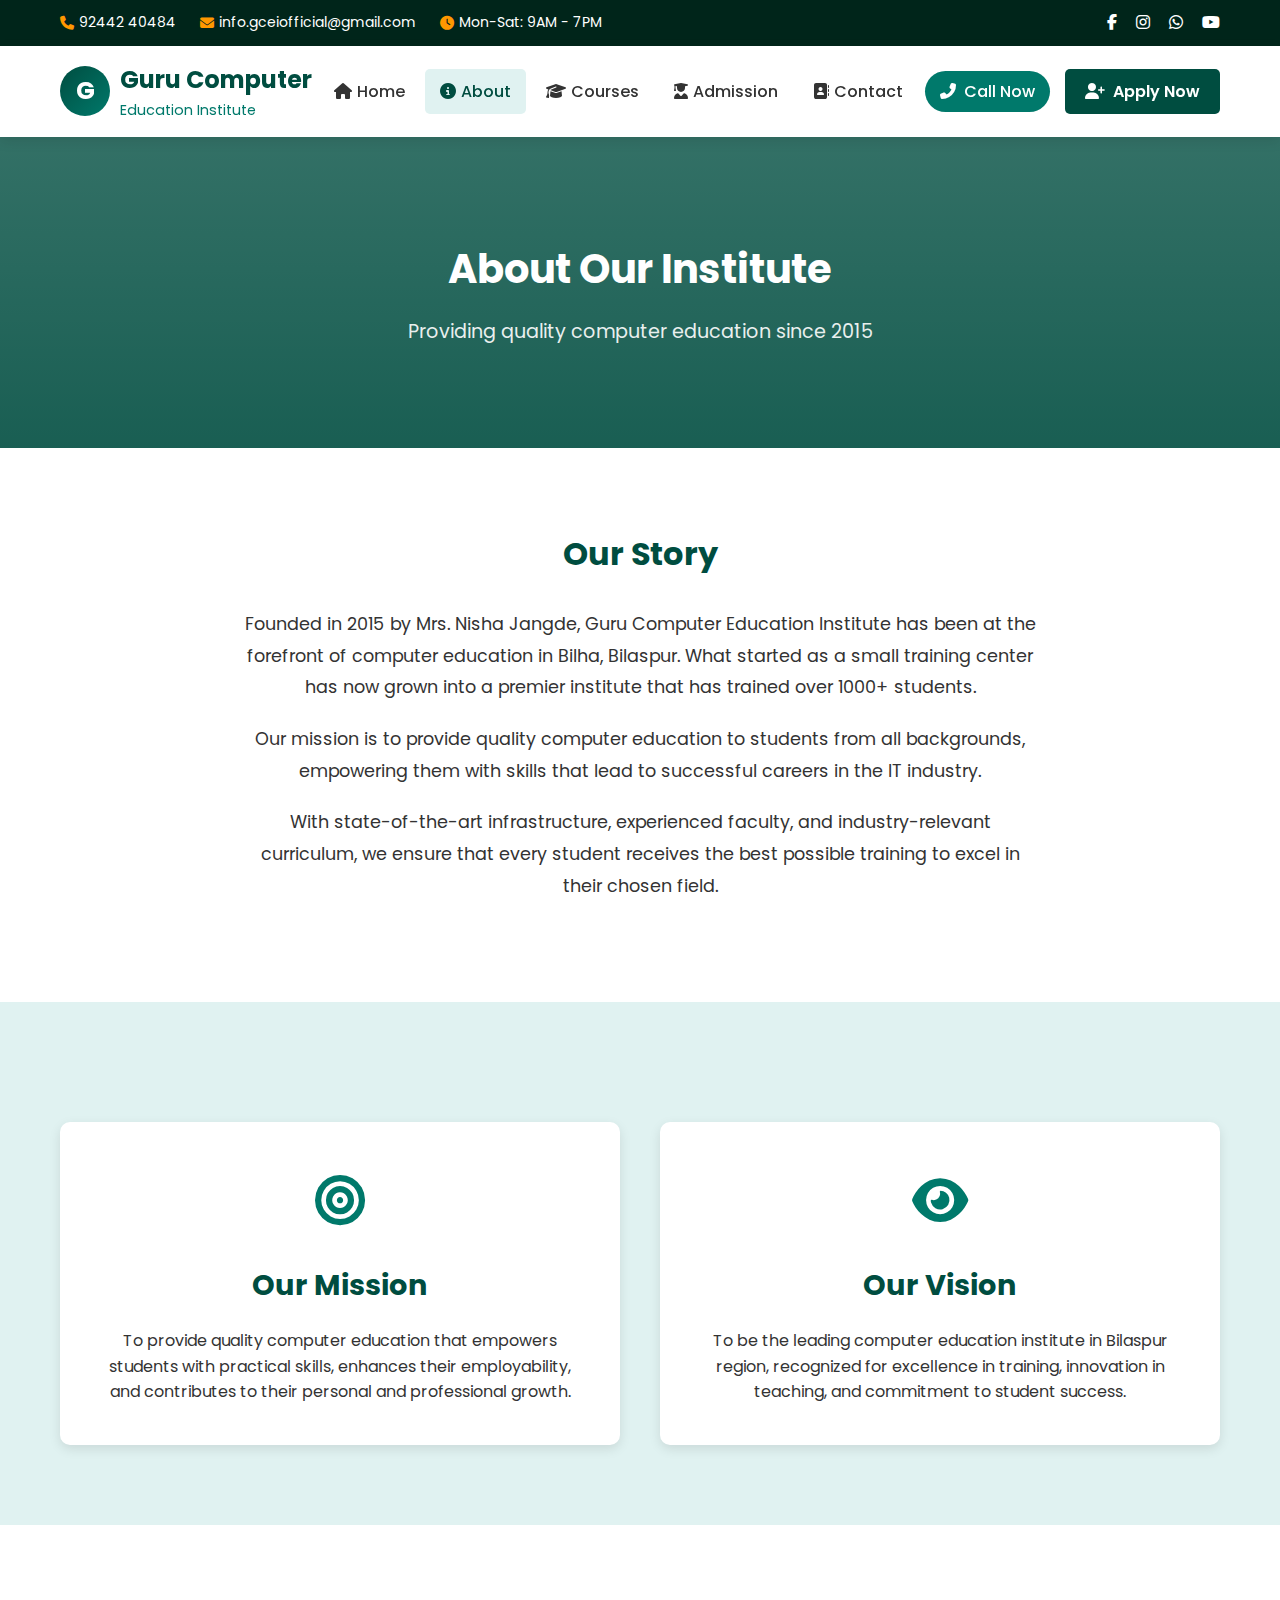
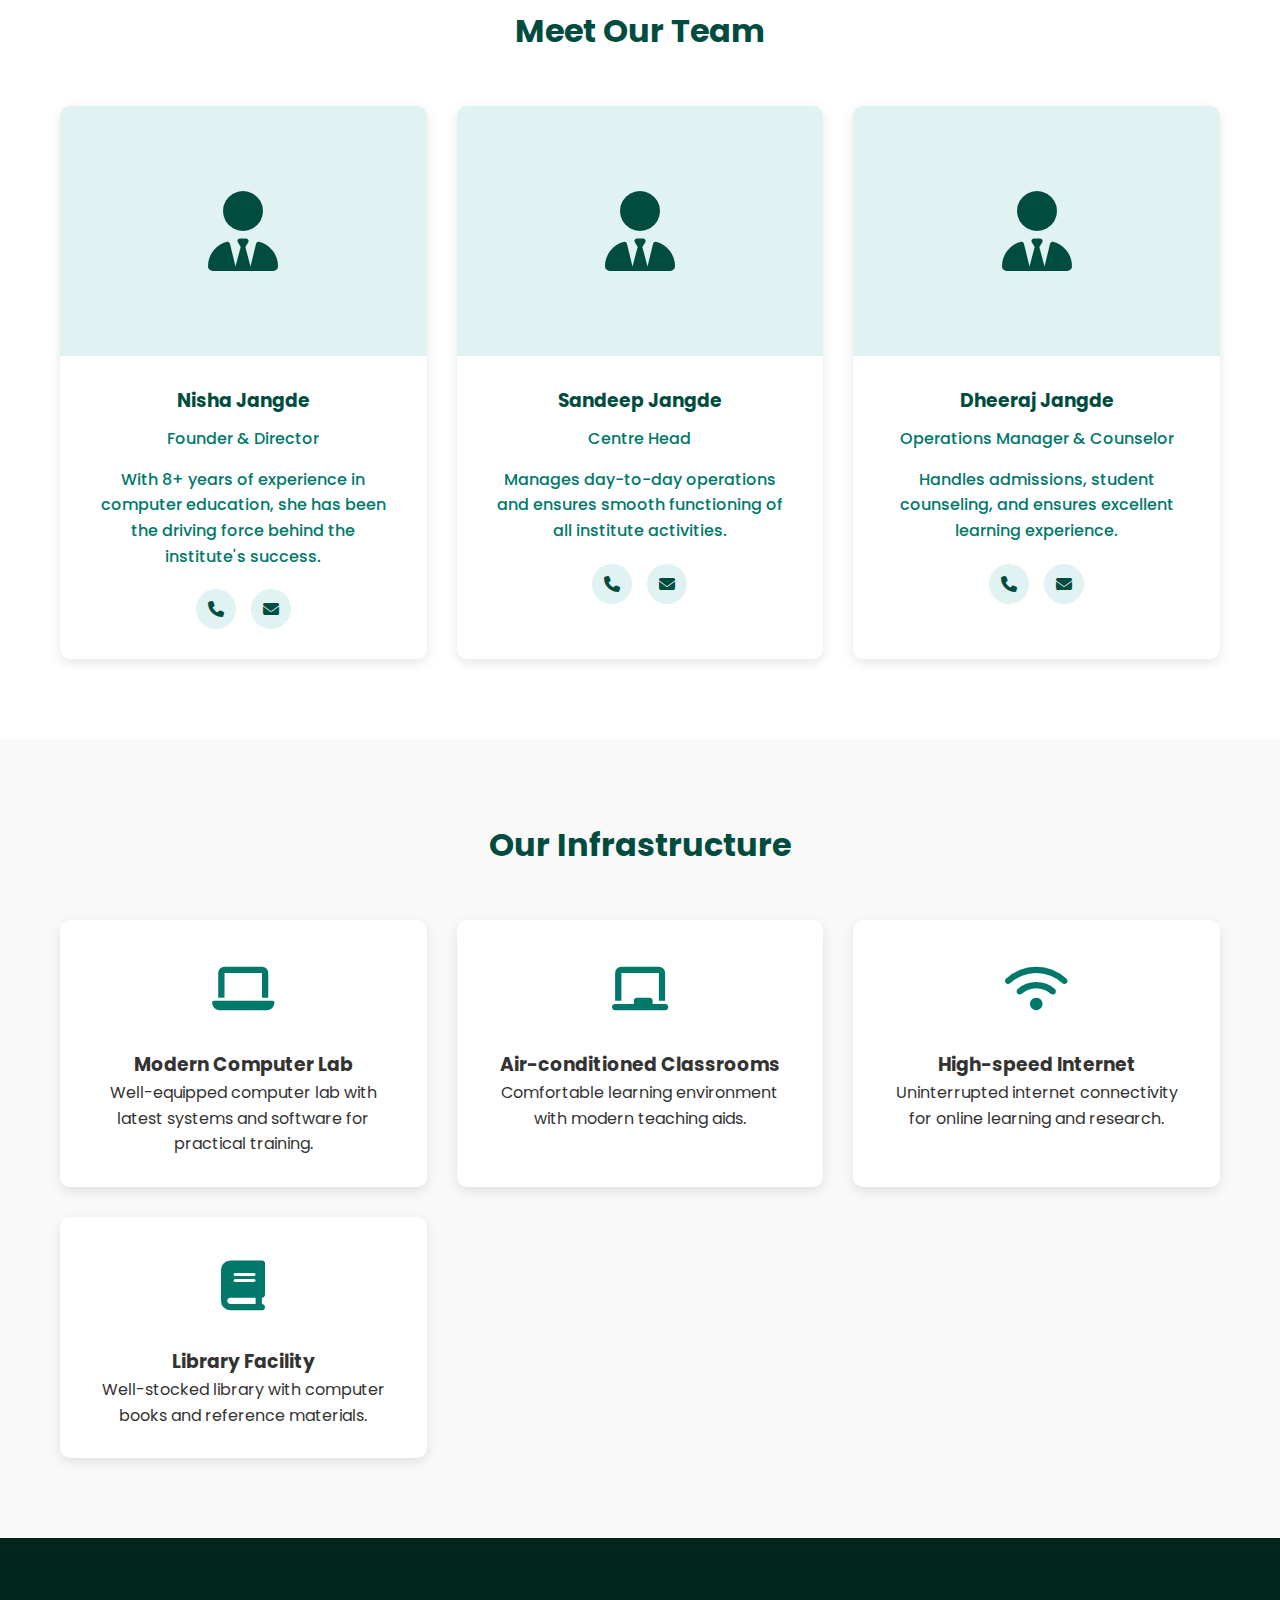
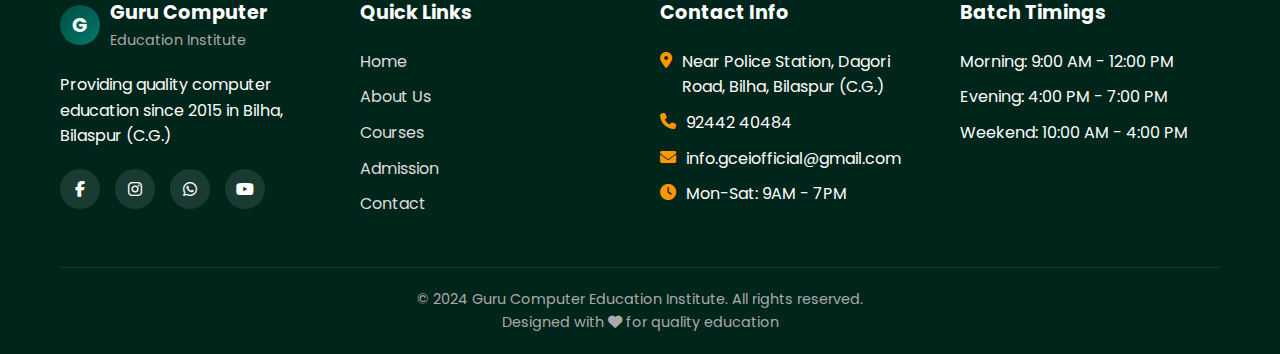
<file: about.html>
<!DOCTYPE html>
<html lang="hi">
<head>
    <meta charset="UTF-8">
    <meta name="viewport" content="width=device-width, initial-scale=1.0">
    <title>About Us - Guru Computer Education Institute</title>
    <link rel="stylesheet" href="https://cdnjs.cloudflare.com/ajax/libs/font-awesome/6.4.0/css/all.min.css">
    <link href="https://fonts.googleapis.com/css2?family=Poppins:wght@300;400;500;600;700&display=swap" rel="stylesheet">
    
    <style>
        /* Same styles as index.html */
        :root {
            --primary-color: #004d40;
            --secondary-color: #00796b;
            --accent-color: #ff9800;
            --light-color: #e0f2f1;
            --dark-color: #00251a;
            --text-color: #333;
            --white: #ffffff;
            --shadow: 0 4px 12px rgba(0, 0, 0, 0.1);
            --transition: all 0.3s ease;
        }

        * {
            margin: 0;
            padding: 0;
            box-sizing: border-box;
        }

        body {
            font-family: 'Poppins', sans-serif;
            color: var(--text-color);
            line-height: 1.6;
        }

        .container {
            max-width: 1200px;
            margin: 0 auto;
            padding: 0 20px;
        }

        section {
            padding: 80px 0;
        }

        /* Header & Navigation - Same as index.html */
        .top-bar {
            background: var(--dark-color);
            color: var(--white);
            padding: 10px 0;
            font-size: 14px;
        }

        .top-bar-content {
            display: flex;
            justify-content: space-between;
            align-items: center;
        }

        .contact-info span {
            margin-right: 20px;
            display: inline-flex;
            align-items: center;
            gap: 5px;
        }

        .social-links a {
            color: var(--white);
            margin-left: 15px;
            font-size: 16px;
        }

        .social-links a:hover {
            color: var(--accent-color);
        }

        .main-nav {
            background: var(--white);
            box-shadow: var(--shadow);
            position: sticky;
            top: 0;
            z-index: 1000;
        }

        .nav-container {
            display: flex;
            justify-content: space-between;
            align-items: center;
            padding: 15px 0;
        }

        .logo {
            display: flex;
            align-items: center;
            gap: 10px;
            text-decoration: none;
        }

        .logo-icon {
            width: 50px;
            height: 50px;
            background: linear-gradient(135deg, var(--primary-color), var(--secondary-color));
            color: var(--white);
            border-radius: 50%;
            display: flex;
            align-items: center;
            justify-content: center;
            font-size: 24px;
            font-weight: bold;
        }

        .logo-text h1 {
            font-size: 1.5rem;
            margin: 0;
            color: var(--primary-color);
        }

        .logo-text p {
            font-size: 0.9rem;
            margin: 0;
            color: var(--secondary-color);
        }

        .nav-menu {
            display: flex;
            gap: 5px;
            list-style: none;
        }

        .nav-menu > li {
            position: relative;
        }

        .nav-menu > li > a {
            display: flex;
            align-items: center;
            gap: 5px;
            padding: 10px 15px;
            color: var(--text-color);
            font-weight: 500;
            text-decoration: none;
            border-radius: 5px;
            transition: var(--transition);
        }

        .nav-menu > li > a:hover,
        .nav-menu > li > a.active {
            background: var(--light-color);
            color: var(--primary-color);
        }

        .nav-actions {
            display: flex;
            gap: 15px;
            align-items: center;
        }

        .call-btn {
            display: flex;
            align-items: center;
            gap: 8px;
            padding: 8px 15px;
            background: var(--secondary-color);
            color: var(--white);
            border-radius: 25px;
            font-weight: 500;
            text-decoration: none;
        }

        .call-btn:hover {
            background: var(--primary-color);
        }

        .btn-primary {
            display: inline-flex;
            align-items: center;
            gap: 8px;
            padding: 10px 20px;
            background: var(--primary-color);
            color: var(--white);
            border-radius: 5px;
            font-weight: 600;
            text-decoration: none;
            transition: var(--transition);
        }

        .btn-primary:hover {
            background: var(--dark-color);
            transform: translateY(-2px);
        }

        .mobile-toggle {
            display: none;
            flex-direction: column;
            gap: 4px;
            background: none;
            border: none;
            cursor: pointer;
            padding: 5px;
        }

        .mobile-toggle span {
            width: 25px;
            height: 3px;
            background: var(--primary-color);
            transition: var(--transition);
        }

        /* Page Hero */
        .page-hero {
            background: linear-gradient(rgba(0, 77, 64, 0.8), rgba(0, 77, 64, 0.9));
            color: var(--white);
            padding: 100px 0;
            text-align: center;
        }

        .page-hero h1 {
            color: var(--white);
            font-size: 2.5rem;
            margin-bottom: 1rem;
        }

        .page-hero p {
            font-size: 1.2rem;
            opacity: 0.9;
        }

        /* About Content */
        .about-content {
            max-width: 800px;
            margin: 0 auto;
            text-align: center;
        }

        .about-content h2 {
            font-size: 2rem;
            margin-bottom: 30px;
            color: var(--primary-color);
        }

        .about-content p {
            font-size: 1.1rem;
            margin-bottom: 20px;
            line-height: 1.8;
        }

        /* Mission Vision */
        .mission-vision {
            background: var(--light-color);
        }

        .mission-grid {
            display: grid;
            grid-template-columns: repeat(auto-fit, minmax(300px, 1fr));
            gap: 40px;
            margin-top: 40px;
        }

        .mission-card, .vision-card {
            background: var(--white);
            padding: 40px;
            border-radius: 10px;
            box-shadow: var(--shadow);
            text-align: center;
        }

        .mission-card h3, .vision-card h3 {
            color: var(--primary-color);
            margin-bottom: 20px;
            font-size: 1.8rem;
        }

        .mission-icon, .vision-icon {
            font-size: 50px;
            color: var(--secondary-color);
            margin-bottom: 20px;
        }

        /* Team Section */
        .team-section {
            background: var(--white);
        }

        .section-title {
            text-align: center;
            font-size: 2rem;
            margin-bottom: 50px;
            color: var(--primary-color);
        }

        .team-grid {
            display: grid;
            grid-template-columns: repeat(auto-fit, minmax(300px, 1fr));
            gap: 30px;
        }

        .team-card {
            background: var(--white);
            border-radius: 10px;
            overflow: hidden;
            box-shadow: var(--shadow);
            transition: var(--transition);
        }

        .team-card:hover {
            transform: translateY(-5px);
        }

        .team-img {
            height: 250px;
            background: var(--light-color);
            display: flex;
            align-items: center;
            justify-content: center;
            color: var(--primary-color);
            font-size: 80px;
        }

        .team-info {
            padding: 30px;
            text-align: center;
        }

        .team-info h3 {
            color: var(--primary-color);
            margin-bottom: 10px;
        }

        .team-info p {
            color: var(--secondary-color);
            font-weight: 500;
            margin-bottom: 15px;
        }

        .team-contact {
            display: flex;
            justify-content: center;
            gap: 15px;
            margin-top: 20px;
        }

        .team-contact a {
            width: 40px;
            height: 40px;
            background: var(--light-color);
            border-radius: 50%;
            display: flex;
            align-items: center;
            justify-content: center;
            color: var(--primary-color);
            text-decoration: none;
            transition: var(--transition);
        }

        .team-contact a:hover {
            background: var(--primary-color);
            color: var(--white);
        }

        /* Infrastructure */
        .infrastructure-section {
            background: #f9f9f9;
        }

        .infra-grid {
            display: grid;
            grid-template-columns: repeat(auto-fit, minmax(300px, 1fr));
            gap: 30px;
        }

        .infra-card {
            background: var(--white);
            padding: 30px;
            border-radius: 10px;
            box-shadow: var(--shadow);
            text-align: center;
            transition: var(--transition);
        }

        .infra-card:hover {
            transform: translateY(-5px);
        }

        .infra-icon {
            font-size: 50px;
            color: var(--secondary-color);
            margin-bottom: 20px;
        }

        /* Footer - Same as index.html */
        .main-footer {
            background: var(--dark-color);
            color: var(--white);
            padding: 60px 0 20px;
        }

        .footer-grid {
            display: grid;
            grid-template-columns: repeat(auto-fit, minmax(250px, 1fr));
            gap: 40px;
            margin-bottom: 40px;
        }

        .footer-logo {
            display: flex;
            align-items: center;
            gap: 10px;
            margin-bottom: 20px;
        }

        .footer-logo .logo-icon {
            width: 40px;
            height: 40px;
            font-size: 20px;
        }

        .footer-logo h3 {
            color: var(--white);
            margin: 0;
            font-size: 1.2rem;
        }

        .footer-logo p {
            color: #aaa;
            margin: 0;
            font-size: 0.9rem;
        }

        .footer-col h4 {
            color: var(--white);
            margin-bottom: 20px;
            font-size: 1.2rem;
        }

        .footer-col ul {
            list-style: none;
        }

        .footer-col ul li {
            margin-bottom: 10px;
        }

        .footer-col ul li a {
            color: #ddd;
            text-decoration: none;
            transition: var(--transition);
        }

        .footer-col ul li a:hover {
            color: var(--accent-color);
            padding-left: 5px;
        }

        .contact-info li {
            display: flex;
            align-items: flex-start;
            gap: 10px;
            margin-bottom: 15px;
        }

        .contact-info i {
            color: var(--accent-color);
            margin-top: 3px;
        }

        .footer-social {
            display: flex;
            gap: 15px;
            margin-top: 20px;
        }

        .footer-social a {
            width: 40px;
            height: 40px;
            background: rgba(255, 255, 255, 0.1);
            border-radius: 50%;
            display: flex;
            align-items: center;
            justify-content: center;
            color: var(--white);
            text-decoration: none;
            transition: var(--transition);
        }

        .footer-social a:hover {
            background: var(--accent-color);
            transform: translateY(-3px);
        }

        .footer-bottom {
            text-align: center;
            padding-top: 20px;
            border-top: 1px solid rgba(255, 255, 255, 0.1);
            color: #aaa;
            font-size: 0.9rem;
        }

        /* Responsive */
        @media (max-width: 768px) {
            .top-bar-content {
                flex-direction: column;
                gap: 10px;
                text-align: center;
            }

            .mobile-toggle {
                display: flex;
            }

            .nav-menu {
                position: fixed;
                top: 120px;
                left: -100%;
                width: 80%;
                height: calc(100vh - 120px);
                background: var(--white);
                flex-direction: column;
                padding: 20px;
                transition: var(--transition);
                box-shadow: 2px 0 10px rgba(0, 0, 0, 0.1);
                z-index: 1000;
            }

            .nav-menu.active {
                left: 0;
            }

            .nav-actions {
                display: none;
            }

            .page-hero h1 {
                font-size: 2rem;
            }

            .team-grid {
                grid-template-columns: 1fr;
            }
        }
    </style>
</head>
<body>
    <!-- Top Bar -->
    <div class="top-bar">
        <div class="container">
            <div class="top-bar-content">
                <div class="contact-info">
                    <span><i class="fas fa-phone"></i> 92442 40484</span>
                    <span><i class="fas fa-envelope"></i> info.gceiofficial@gmail.com</span>
                    <span><i class="fas fa-clock"></i> Mon-Sat: 9AM - 7PM</span>
                </div>
                <div class="social-links">
                    <a href="https://www.facebook.com/gceiofficial/" target="_blank"><i class="fab fa-facebook-f"></i></a>
                    <a href="https://www.instagram.com/gceiofficial/" target="_blank"><i class="fab fa-instagram"></i></a>
                    <a href="https://wa.me/919244240484" target="_blank"><i class="fab fa-whatsapp"></i></a>
                    <a href="https://www.youtube.com/channel/UCebEVcrSsWWxWr2qVGRLk6w" target="_blank"><i class="fab fa-youtube"></i></a>
                </div>
            </div>
        </div>
    </div>

    <!-- Main Navigation -->
    <nav class="main-nav">
        <div class="container">
            <div class="nav-container">
                <!-- Logo -->
                <a href="index.html" class="logo">
                    <div class="logo-icon">G</div>
                    <div class="logo-text">
                        <h1>Guru Computer</h1>
                        <p>Education Institute</p>
                    </div>
                </a>

                <!-- Desktop Menu -->
                <ul class="nav-menu">
                    <li><a href="index.html"><i class="fas fa-home"></i> Home</a></li>
                    <li><a href="about.html" class="active"><i class="fas fa-info-circle"></i> About</a></li>
                    <li><a href="courses.html"><i class="fas fa-graduation-cap"></i> Courses</a></li>
                    <li><a href="admission.html"><i class="fas fa-user-graduate"></i> Admission</a></li>
                    <li><a href="contact.html"><i class="fas fa-address-book"></i> Contact</a></li>
                </ul>

                <!-- Call to Action -->
                <div class="nav-actions">
                    <a href="tel:9244240484" class="call-btn">
                        <i class="fas fa-phone-alt"></i>
                        <span>Call Now</span>
                    </a>
                    <a href="admission.html" class="btn-primary">
                        <i class="fas fa-user-plus"></i>
                        Apply Now
                    </a>
                </div>

                <!-- Mobile Menu Toggle -->
                <button class="mobile-toggle" id="mobileToggle">
                    <span></span>
                    <span></span>
                    <span></span>
                </button>
            </div>
        </div>
    </nav>

    <!-- Page Hero -->
    <section class="page-hero">
        <div class="container">
            <h1>About Our Institute</h1>
            <p>Providing quality computer education since 2015</p>
        </div>
    </section>

    <!-- About Content -->
    <section class="about-section">
        <div class="container">
            <div class="about-content">
                <h2>Our Story</h2>
                <p>Founded in 2015 by Mrs. Nisha Jangde, Guru Computer Education Institute has been at the forefront of computer education in Bilha, Bilaspur. What started as a small training center has now grown into a premier institute that has trained over 1000+ students.</p>
                
                <p>Our mission is to provide quality computer education to students from all backgrounds, empowering them with skills that lead to successful careers in the IT industry.</p>
                
                <p>With state-of-the-art infrastructure, experienced faculty, and industry-relevant curriculum, we ensure that every student receives the best possible training to excel in their chosen field.</p>
            </div>
        </div>
    </section>

    <!-- Mission & Vision -->
    <section class="mission-vision">
        <div class="container">
            <div class="mission-grid">
                <div class="mission-card">
                    <div class="mission-icon">
                        <i class="fas fa-bullseye"></i>
                    </div>
                    <h3>Our Mission</h3>
                    <p>To provide quality computer education that empowers students with practical skills, enhances their employability, and contributes to their personal and professional growth.</p>
                </div>
                
                <div class="vision-card">
                    <div class="vision-icon">
                        <i class="fas fa-eye"></i>
                    </div>
                    <h3>Our Vision</h3>
                    <p>To be the leading computer education institute in Bilaspur region, recognized for excellence in training, innovation in teaching, and commitment to student success.</p>
                </div>
            </div>
        </div>
    </section>

    <!-- Team Section -->
    <section class="team-section">
        <div class="container">
            <h2 class="section-title">Meet Our Team</h2>
            <div class="team-grid">
                <!-- Founder -->
                <div class="team-card">
                    <div class="team-img">
                        <i class="fas fa-user-tie"></i>
                    </div>
                    <div class="team-info">
                        <h3>Nisha Jangde</h3>
                        <p>Founder & Director</p>
                        <p>With 8+ years of experience in computer education, she has been the driving force behind the institute's success.</p>
                        <div class="team-contact">
                            <a href="tel:9244240484"><i class="fas fa-phone"></i></a>
                            <a href="mailto:info.gceiofficial@gmail.com"><i class="fas fa-envelope"></i></a>
                        </div>
                    </div>
                </div>

                <!-- Centre Head -->
                <div class="team-card">
                    <div class="team-img">
                        <i class="fas fa-user-tie"></i>
                    </div>
                    <div class="team-info">
                        <h3>Sandeep Jangde</h3>
                        <p>Centre Head</p>
                        <p>Manages day-to-day operations and ensures smooth functioning of all institute activities.</p>
                        <div class="team-contact">
                            <a href="tel:8349902843"><i class="fas fa-phone"></i></a>
                            <a href="mailto:info.gceiofficial@gmail.com"><i class="fas fa-envelope"></i></a>
                        </div>
                    </div>
                </div>

                <!-- Operations Manager -->
                <div class="team-card">
                    <div class="team-img">
                        <i class="fas fa-user-tie"></i>
                    </div>
                    <div class="team-info">
                        <h3>Dheeraj Jangde</h3>
                        <p>Operations Manager & Counselor</p>
                        <p>Handles admissions, student counseling, and ensures excellent learning experience.</p>
                        <div class="team-contact">
                            <a href="tel:9343225522"><i class="fas fa-phone"></i></a>
                            <a href="mailto:info.gceiofficial@gmail.com"><i class="fas fa-envelope"></i></a>
                        </div>
                    </div>
                </div>
            </div>
        </div>
    </section>

    <!-- Infrastructure -->
    <section class="infrastructure-section">
        <div class="container">
            <h2 class="section-title">Our Infrastructure</h2>
            <div class="infra-grid">
                <div class="infra-card">
                    <div class="infra-icon">
                        <i class="fas fa-laptop"></i>
                    </div>
                    <h3>Modern Computer Lab</h3>
                    <p>Well-equipped computer lab with latest systems and software for practical training.</p>
                </div>
                
                <div class="infra-card">
                    <div class="infra-icon">
                        <i class="fas fa-chalkboard"></i>
                    </div>
                    <h3>Air-conditioned Classrooms</h3>
                    <p>Comfortable learning environment with modern teaching aids.</p>
                </div>
                
                <div class="infra-card">
                    <div class="infra-icon">
                        <i class="fas fa-wifi"></i>
                    </div>
                    <h3>High-speed Internet</h3>
                    <p>Uninterrupted internet connectivity for online learning and research.</p>
                </div>
                
                <div class="infra-card">
                    <div class="infra-icon">
                        <i class="fas fa-book"></i>
                    </div>
                    <h3>Library Facility</h3>
                    <p>Well-stocked library with computer books and reference materials.</p>
                </div>
            </div>
        </div>
    </section>

    <!-- Footer -->
    <footer class="main-footer">
        <div class="container">
            <div class="footer-grid">
                <div class="footer-col">
                    <div class="footer-logo">
                        <div class="logo-icon">G</div>
                        <div class="logo-text">
                            <h3>Guru Computer</h3>
                            <p>Education Institute</p>
                        </div>
                    </div>
                    <p>Providing quality computer education since 2015 in Bilha, Bilaspur (C.G.)</p>
                    <div class="footer-social">
                        <a href="#"><i class="fab fa-facebook-f"></i></a>
                        <a href="#"><i class="fab fa-instagram"></i></a>
                        <a href="#"><i class="fab fa-whatsapp"></i></a>
                        <a href="#"><i class="fab fa-youtube"></i></a>
                    </div>
                </div>

                <div class="footer-col">
                    <h4>Quick Links</h4>
                    <ul>
                        <li><a href="index.html">Home</a></li>
                        <li><a href="about.html">About Us</a></li>
                        <li><a href="courses.html">Courses</a></li>
                        <li><a href="admission.html">Admission</a></li>
                        <li><a href="contact.html">Contact</a></li>
                    </ul>
                </div>

                <div class="footer-col">
                    <h4>Contact Info</h4>
                    <ul class="contact-info">
                        <li><i class="fas fa-map-marker-alt"></i> Near Police Station, Dagori Road, Bilha, Bilaspur (C.G.)</li>
                        <li><i class="fas fa-phone"></i> 92442 40484</li>
                        <li><i class="fas fa-envelope"></i> info.gceiofficial@gmail.com</li>
                        <li><i class="fas fa-clock"></i> Mon-Sat: 9AM - 7PM</li>
                    </ul>
                </div>

                <div class="footer-col">
                    <h4>Batch Timings</h4>
                    <ul>
                        <li>Morning: 9:00 AM - 12:00 PM</li>
                        <li>Evening: 4:00 PM - 7:00 PM</li>
                        <li>Weekend: 10:00 AM - 4:00 PM</li>
                    </ul>
                </div>
            </div>

            <div class="footer-bottom">
                <p>&copy; 2024 Guru Computer Education Institute. All rights reserved.</p>
                <p>Designed with <i class="fas fa-heart"></i> for quality education</p>
            </div>
        </div>
    </footer>

    <script>
        // Mobile Menu Toggle
        const mobileToggle = document.getElementById('mobileToggle');
        const navMenu = document.querySelector('.nav-menu');
        
        if (mobileToggle && navMenu) {
            mobileToggle.addEventListener('click', function() {
                navMenu.classList.toggle('active');
                
                const spans = this.querySelectorAll('span');
                if (navMenu.classList.contains('active')) {
                    spans[0].style.transform = 'rotate(45deg) translate(6px, 6px)';
                    spans[1].style.opacity = '0';
                    spans[2].style.transform = 'rotate(-45deg) translate(6px, -6px)';
                } else {
                    spans[0].style.transform = 'none';
                    spans[1].style.opacity = '1';
                    spans[2].style.transform = 'none';
                }
            });
            
            document.addEventListener('click', function(event) {
                if (!navMenu.contains(event.target) && !mobileToggle.contains(event.target)) {
                    navMenu.classList.remove('active');
                    const spans = mobileToggle.querySelectorAll('span');
                    spans[0].style.transform = 'none';
                    spans[1].style.opacity = '1';
                    spans[2].style.transform = 'none';
                }
            });
        }
    </script>
</body>
</html>
</file>
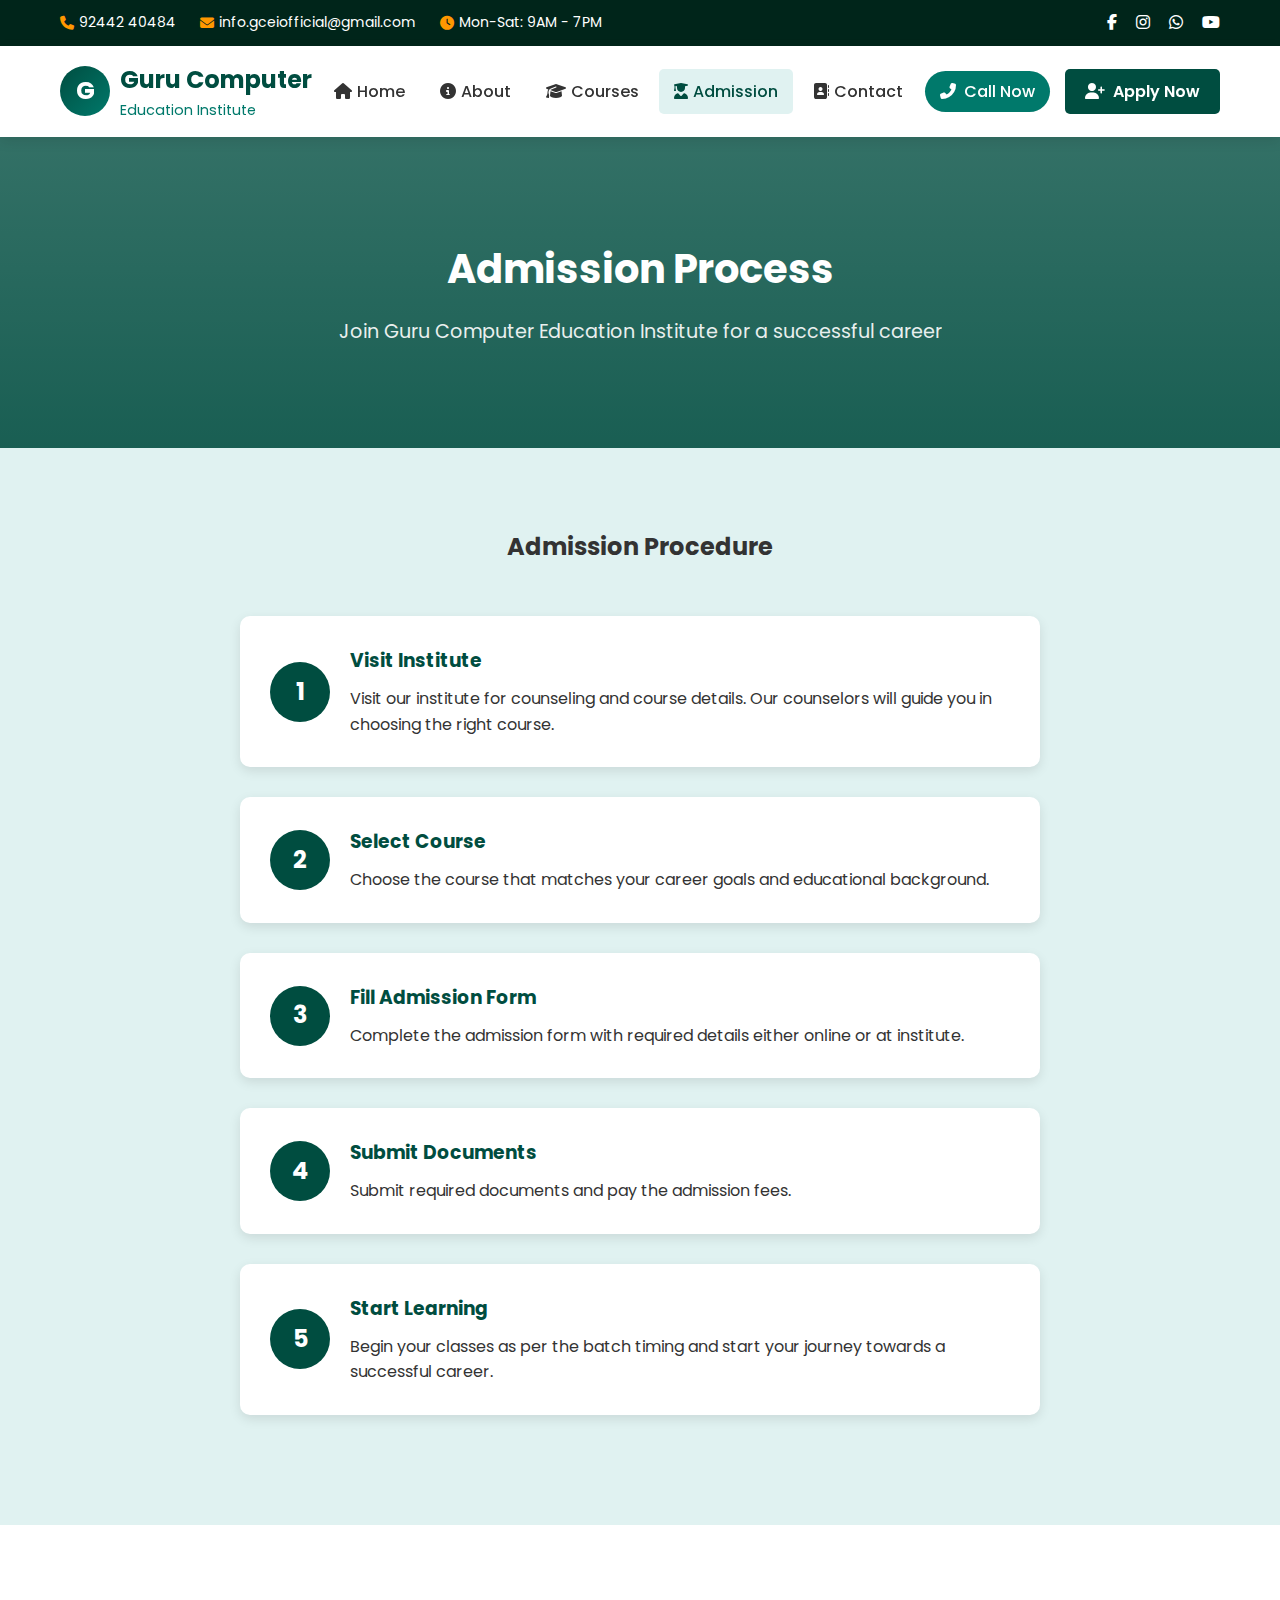
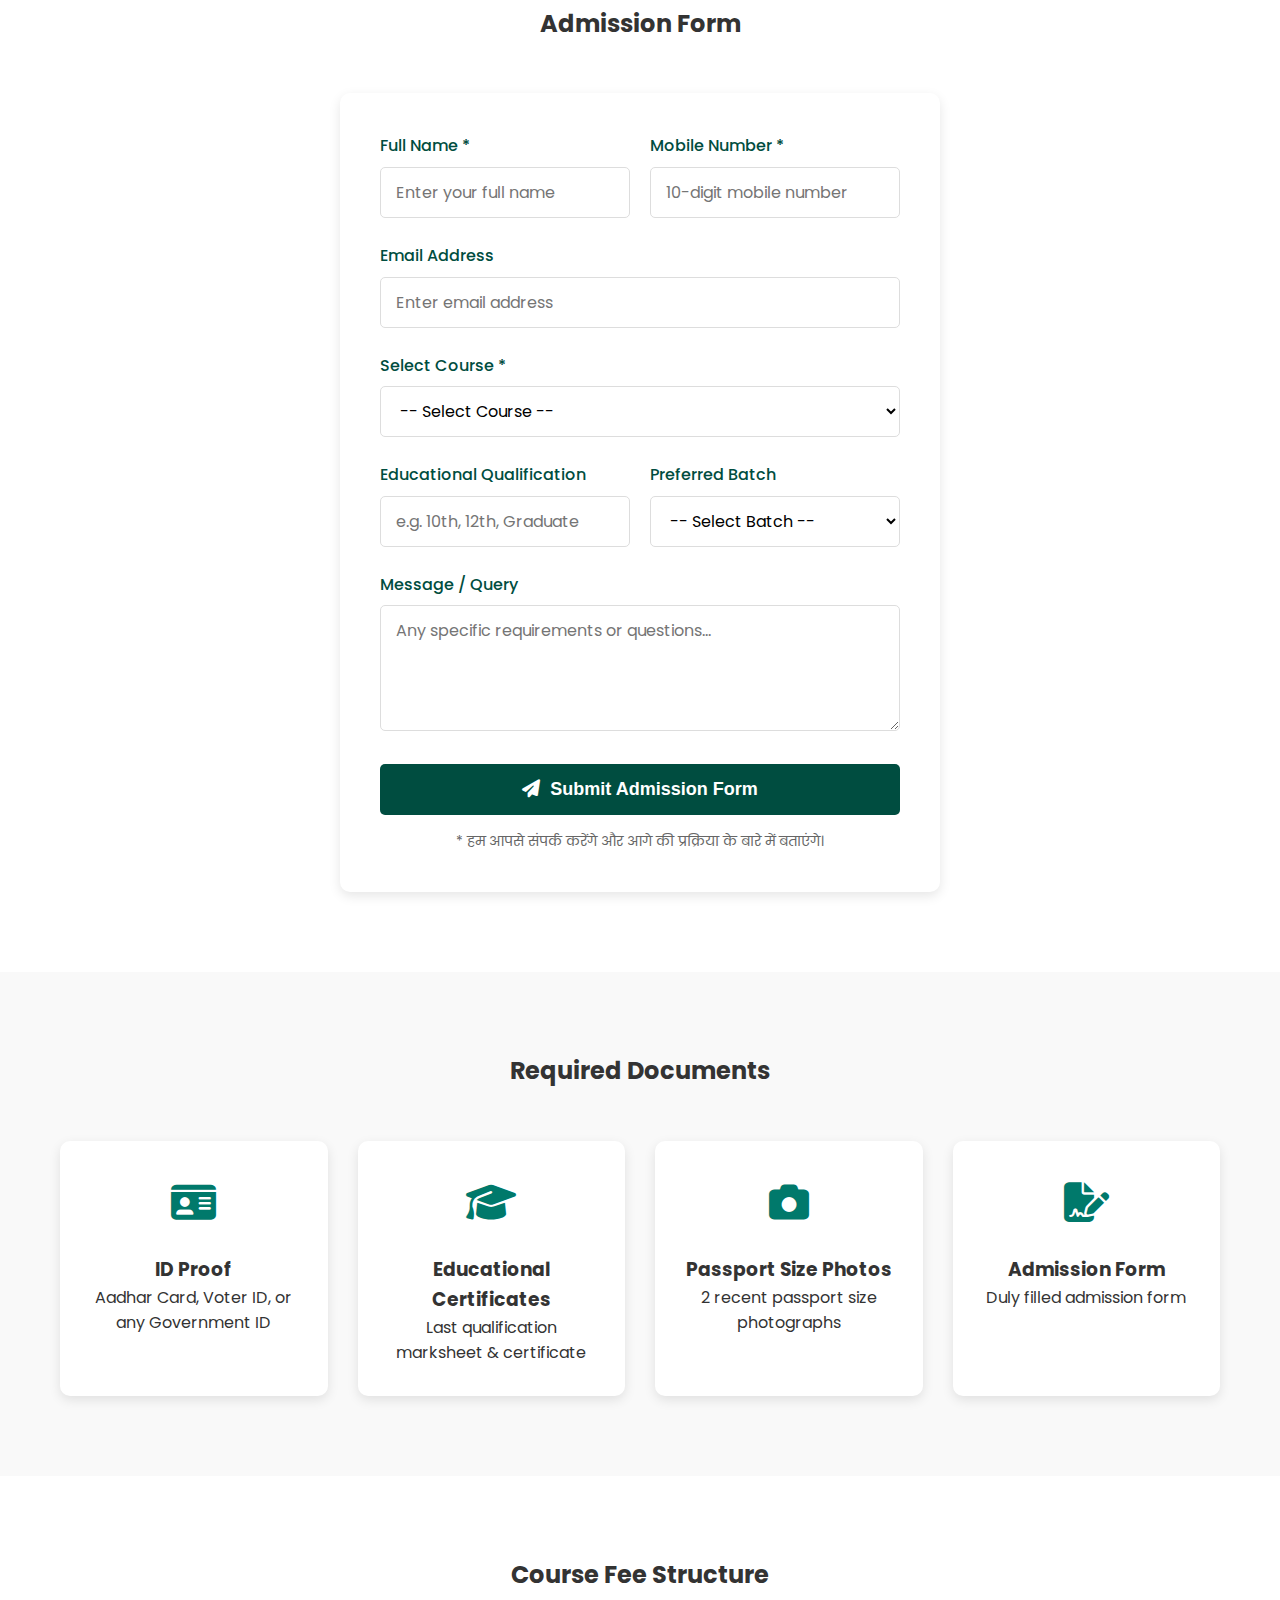
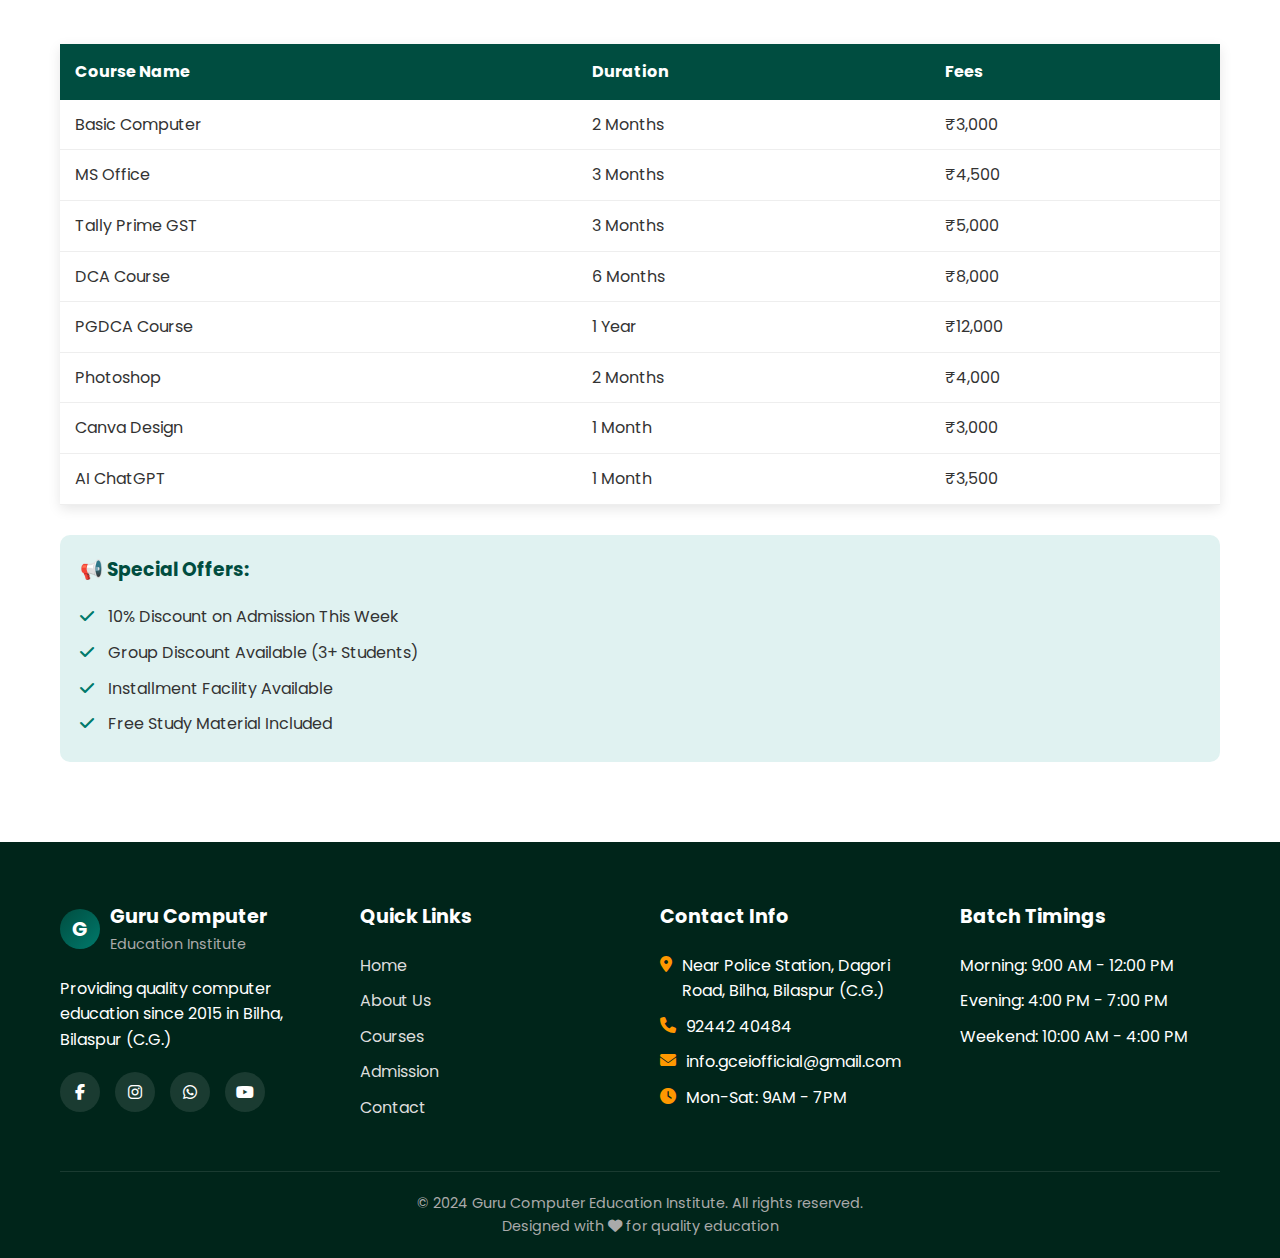
<file: admission.html>
<!DOCTYPE html>
<html lang="hi">
<head>
    <meta charset="UTF-8">
    <meta name="viewport" content="width=device-width, initial-scale=1.0">
    <title>Admission - Guru Computer Education Institute</title>
    <link rel="stylesheet" href="https://cdnjs.cloudflare.com/ajax/libs/font-awesome/6.4.0/css/all.min.css">
    <link href="https://fonts.googleapis.com/css2?family=Poppins:wght@300;400;500;600;700&display=swap" rel="stylesheet">
    
    <style>
        /* Same base styles as index.html */
        :root {
            --primary-color: #004d40;
            --secondary-color: #00796b;
            --accent-color: #ff9800;
            --light-color: #e0f2f1;
            --dark-color: #00251a;
            --text-color: #333;
            --white: #ffffff;
            --shadow: 0 4px 12px rgba(0, 0, 0, 0.1);
            --transition: all 0.3s ease;
        }

        * {
            margin: 0;
            padding: 0;
            box-sizing: border-box;
        }

        body {
            font-family: 'Poppins', sans-serif;
            color: var(--text-color);
            line-height: 1.6;
        }

        .container {
            max-width: 1200px;
            margin: 0 auto;
            padding: 0 20px;
        }

        section {
            padding: 80px 0;
        }

        /* Header & Navigation - Same as index.html */
        .top-bar {
            background: var(--dark-color);
            color: var(--white);
            padding: 10px 0;
            font-size: 14px;
        }

        .top-bar-content {
            display: flex;
            justify-content: space-between;
            align-items: center;
        }

        .contact-info span {
            margin-right: 20px;
            display: inline-flex;
            align-items: center;
            gap: 5px;
        }

        .social-links a {
            color: var(--white);
            margin-left: 15px;
            font-size: 16px;
        }

        .social-links a:hover {
            color: var(--accent-color);
        }

        .main-nav {
            background: var(--white);
            box-shadow: var(--shadow);
            position: sticky;
            top: 0;
            z-index: 1000;
        }

        .nav-container {
            display: flex;
            justify-content: space-between;
            align-items: center;
            padding: 15px 0;
        }

        .logo {
            display: flex;
            align-items: center;
            gap: 10px;
            text-decoration: none;
        }

        .logo-icon {
            width: 50px;
            height: 50px;
            background: linear-gradient(135deg, var(--primary-color), var(--secondary-color));
            color: var(--white);
            border-radius: 50%;
            display: flex;
            align-items: center;
            justify-content: center;
            font-size: 24px;
            font-weight: bold;
        }

        .logo-text h1 {
            font-size: 1.5rem;
            margin: 0;
            color: var(--primary-color);
        }

        .logo-text p {
            font-size: 0.9rem;
            margin: 0;
            color: var(--secondary-color);
        }

        .nav-menu {
            display: flex;
            gap: 5px;
            list-style: none;
        }

        .nav-menu > li {
            position: relative;
        }

        .nav-menu > li > a {
            display: flex;
            align-items: center;
            gap: 5px;
            padding: 10px 15px;
            color: var(--text-color);
            font-weight: 500;
            text-decoration: none;
            border-radius: 5px;
            transition: var(--transition);
        }

        .nav-menu > li > a:hover,
        .nav-menu > li > a.active {
            background: var(--light-color);
            color: var(--primary-color);
        }

        .nav-actions {
            display: flex;
            gap: 15px;
            align-items: center;
        }

        .call-btn {
            display: flex;
            align-items: center;
            gap: 8px;
            padding: 8px 15px;
            background: var(--secondary-color);
            color: var(--white);
            border-radius: 25px;
            font-weight: 500;
            text-decoration: none;
        }

        .call-btn:hover {
            background: var(--primary-color);
        }

        .btn-primary {
            display: inline-flex;
            align-items: center;
            gap: 8px;
            padding: 10px 20px;
            background: var(--primary-color);
            color: var(--white);
            border-radius: 5px;
            font-weight: 600;
            text-decoration: none;
            transition: var(--transition);
        }

        .btn-primary:hover {
            background: var(--dark-color);
            transform: translateY(-2px);
        }

        .mobile-toggle {
            display: none;
            flex-direction: column;
            gap: 4px;
            background: none;
            border: none;
            cursor: pointer;
            padding: 5px;
        }

        .mobile-toggle span {
            width: 25px;
            height: 3px;
            background: var(--primary-color);
            transition: var(--transition);
        }

        /* Page Hero */
        .page-hero {
            background: linear-gradient(rgba(0, 77, 64, 0.8), rgba(0, 77, 64, 0.9));
            color: var(--white);
            padding: 100px 0;
            text-align: center;
        }

        .page-hero h1 {
            color: var(--white);
            font-size: 2.5rem;
            margin-bottom: 1rem;
        }

        .page-hero p {
            font-size: 1.2rem;
            opacity: 0.9;
        }

        /* Admission Process */
        .admission-process {
            background: var(--light-color);
        }

        .process-steps {
            max-width: 800px;
            margin: 0 auto;
            position: relative;
        }

        .process-step {
            background: var(--white);
            padding: 30px;
            border-radius: 10px;
            margin-bottom: 30px;
            box-shadow: var(--shadow);
            position: relative;
            display: flex;
            align-items: center;
            gap: 20px;
        }

        .step-number {
            width: 60px;
            height: 60px;
            background: var(--primary-color);
            color: var(--white);
            border-radius: 50%;
            display: flex;
            align-items: center;
            justify-content: center;
            font-size: 24px;
            font-weight: bold;
            flex-shrink: 0;
        }

        .step-content h3 {
            color: var(--primary-color);
            margin-bottom: 10px;
        }

        /* Admission Form */
        .admission-form-section {
            background: var(--white);
        }

        .form-container {
            max-width: 600px;
            margin: 0 auto;
            background: var(--white);
            padding: 40px;
            border-radius: 10px;
            box-shadow: var(--shadow);
        }

        .form-group {
            margin-bottom: 25px;
        }

        .form-label {
            display: block;
            margin-bottom: 8px;
            font-weight: 500;
            color: var(--primary-color);
        }

        .form-control {
            width: 100%;
            padding: 12px 15px;
            border: 1px solid #ddd;
            border-radius: 5px;
            font-family: 'Poppins', sans-serif;
            font-size: 16px;
            transition: var(--transition);
        }

        .form-control:focus {
            outline: none;
            border-color: var(--primary-color);
            box-shadow: 0 0 0 2px rgba(0, 77, 64, 0.1);
        }

        .form-select {
            width: 100%;
            padding: 12px 15px;
            border: 1px solid #ddd;
            border-radius: 5px;
            font-family: 'Poppins', sans-serif;
            font-size: 16px;
            background: var(--white);
            cursor: pointer;
        }

        .form-row {
            display: grid;
            grid-template-columns: 1fr 1fr;
            gap: 20px;
        }

        .submit-btn {
            width: 100%;
            padding: 15px;
            background: var(--primary-color);
            color: var(--white);
            border: none;
            border-radius: 5px;
            font-size: 18px;
            font-weight: 600;
            cursor: pointer;
            transition: var(--transition);
            display: flex;
            align-items: center;
            justify-content: center;
            gap: 10px;
        }

        .submit-btn:hover {
            background: var(--dark-color);
            transform: translateY(-2px);
        }

        /* Required Documents */
        .documents-section {
            background: #f9f9f9;
        }

        .documents-grid {
            display: grid;
            grid-template-columns: repeat(auto-fit, minmax(250px, 1fr));
            gap: 30px;
            margin-top: 40px;
        }

        .document-card {
            background: var(--white);
            padding: 30px;
            border-radius: 10px;
            text-align: center;
            box-shadow: var(--shadow);
            transition: var(--transition);
        }

        .document-card:hover {
            transform: translateY(-5px);
        }

        .document-icon {
            font-size: 40px;
            color: var(--secondary-color);
            margin-bottom: 20px;
        }

        /* Fee Structure */
        .fee-structure {
            background: var(--white);
        }

        .fee-table {
            width: 100%;
            border-collapse: collapse;
            margin-top: 40px;
            box-shadow: var(--shadow);
        }

        .fee-table th {
            background: var(--primary-color);
            color: var(--white);
            padding: 15px;
            text-align: left;
        }

        .fee-table td {
            padding: 12px 15px;
            border-bottom: 1px solid #eee;
        }

        .fee-table tr:hover {
            background: var(--light-color);
        }

        /* Footer - Same as index.html */
        .main-footer {
            background: var(--dark-color);
            color: var(--white);
            padding: 60px 0 20px;
        }

        .footer-grid {
            display: grid;
            grid-template-columns: repeat(auto-fit, minmax(250px, 1fr));
            gap: 40px;
            margin-bottom: 40px;
        }

        .footer-logo {
            display: flex;
            align-items: center;
            gap: 10px;
            margin-bottom: 20px;
        }

        .footer-logo .logo-icon {
            width: 40px;
            height: 40px;
            font-size: 20px;
        }

        .footer-logo h3 {
            color: var(--white);
            margin: 0;
            font-size: 1.2rem;
        }

        .footer-logo p {
            color: #aaa;
            margin: 0;
            font-size: 0.9rem;
        }

        .footer-col h4 {
            color: var(--white);
            margin-bottom: 20px;
            font-size: 1.2rem;
        }

        .footer-col ul {
            list-style: none;
        }

        .footer-col ul li {
            margin-bottom: 10px;
        }

        .footer-col ul li a {
            color: #ddd;
            text-decoration: none;
            transition: var(--transition);
        }

        .footer-col ul li a:hover {
            color: var(--accent-color);
            padding-left: 5px;
        }

        .contact-info li {
            display: flex;
            align-items: flex-start;
            gap: 10px;
            margin-bottom: 15px;
        }

        .contact-info i {
            color: var(--accent-color);
            margin-top: 3px;
        }

        .footer-social {
            display: flex;
            gap: 15px;
            margin-top: 20px;
        }

        .footer-social a {
            width: 40px;
            height: 40px;
            background: rgba(255, 255, 255, 0.1);
            border-radius: 50%;
            display: flex;
            align-items: center;
            justify-content: center;
            color: var(--white);
            text-decoration: none;
            transition: var(--transition);
        }

        .footer-social a:hover {
            background: var(--accent-color);
            transform: translateY(-3px);
        }

        .footer-bottom {
            text-align: center;
            padding-top: 20px;
            border-top: 1px solid rgba(255, 255, 255, 0.1);
            color: #aaa;
            font-size: 0.9rem;
        }

        /* Responsive */
        @media (max-width: 768px) {
            .top-bar-content {
                flex-direction: column;
                gap: 10px;
                text-align: center;
            }

            .mobile-toggle {
                display: flex;
            }

            .nav-menu {
                position: fixed;
                top: 120px;
                left: -100%;
                width: 80%;
                height: calc(100vh - 120px);
                background: var(--white);
                flex-direction: column;
                padding: 20px;
                transition: var(--transition);
                box-shadow: 2px 0 10px rgba(0, 0, 0, 0.1);
                z-index: 1000;
            }

            .nav-menu.active {
                left: 0;
            }

            .nav-actions {
                display: none;
            }

            .page-hero h1 {
                font-size: 2rem;
            }

            .form-row {
                grid-template-columns: 1fr;
            }

            .documents-grid {
                grid-template-columns: 1fr;
            }
        }
    </style>
</head>
<body>
    <!-- Top Bar -->
    <div class="top-bar">
        <div class="container">
            <div class="top-bar-content">
                <div class="contact-info">
                    <span><i class="fas fa-phone"></i> 92442 40484</span>
                    <span><i class="fas fa-envelope"></i> info.gceiofficial@gmail.com</span>
                    <span><i class="fas fa-clock"></i> Mon-Sat: 9AM - 7PM</span>
                </div>
                <div class="social-links">
                    <a href="https://www.facebook.com/gceiofficial/" target="_blank"><i class="fab fa-facebook-f"></i></a>
                    <a href="https://www.instagram.com/gceiofficial/" target="_blank"><i class="fab fa-instagram"></i></a>
                    <a href="https://wa.me/919244240484" target="_blank"><i class="fab fa-whatsapp"></i></a>
                    <a href="https://www.youtube.com/channel/UCebEVcrSsWWxWr2qVGRLk6w" target="_blank"><i class="fab fa-youtube"></i></a>
                </div>
            </div>
        </div>
    </div>

    <!-- Main Navigation -->
    <nav class="main-nav">
        <div class="container">
            <div class="nav-container">
                <!-- Logo -->
                <a href="index.html" class="logo">
                    <div class="logo-icon">G</div>
                    <div class="logo-text">
                        <h1>Guru Computer</h1>
                        <p>Education Institute</p>
                    </div>
                </a>

                <!-- Desktop Menu -->
                <ul class="nav-menu">
                    <li><a href="index.html"><i class="fas fa-home"></i> Home</a></li>
                    <li><a href="about.html"><i class="fas fa-info-circle"></i> About</a></li>
                    <li><a href="courses.html"><i class="fas fa-graduation-cap"></i> Courses</a></li>
                    <li><a href="admission.html" class="active"><i class="fas fa-user-graduate"></i> Admission</a></li>
                    <li><a href="contact.html"><i class="fas fa-address-book"></i> Contact</a></li>
                </ul>

                <!-- Call to Action -->
                <div class="nav-actions">
                    <a href="tel:9244240484" class="call-btn">
                        <i class="fas fa-phone-alt"></i>
                        <span>Call Now</span>
                    </a>
                    <a href="#admission-form" class="btn-primary">
                        <i class="fas fa-user-plus"></i>
                        Apply Now
                    </a>
                </div>

                <!-- Mobile Menu Toggle -->
                <button class="mobile-toggle" id="mobileToggle">
                    <span></span>
                    <span></span>
                    <span></span>
                </button>
            </div>
        </div>
    </nav>

    <!-- Page Hero -->
    <section class="page-hero">
        <div class="container">
            <h1>Admission Process</h1>
            <p>Join Guru Computer Education Institute for a successful career</p>
        </div>
    </section>

    <!-- Admission Process -->
    <section class="admission-process">
        <div class="container">
            <h2 class="section-title" style="text-align: center; margin-bottom: 50px;">Admission Procedure</h2>
            
            <div class="process-steps">
                <div class="process-step">
                    <div class="step-number">1</div>
                    <div class="step-content">
                        <h3>Visit Institute</h3>
                        <p>Visit our institute for counseling and course details. Our counselors will guide you in choosing the right course.</p>
                    </div>
                </div>
                
                <div class="process-step">
                    <div class="step-number">2</div>
                    <div class="step-content">
                        <h3>Select Course</h3>
                        <p>Choose the course that matches your career goals and educational background.</p>
                    </div>
                </div>
                
                <div class="process-step">
                    <div class="step-number">3</div>
                    <div class="step-content">
                        <h3>Fill Admission Form</h3>
                        <p>Complete the admission form with required details either online or at institute.</p>
                    </div>
                </div>
                
                <div class="process-step">
                    <div class="step-number">4</div>
                    <div class="step-content">
                        <h3>Submit Documents</h3>
                        <p>Submit required documents and pay the admission fees.</p>
                    </div>
                </div>
                
                <div class="process-step">
                    <div class="step-number">5</div>
                    <div class="step-content">
                        <h3>Start Learning</h3>
                        <p>Begin your classes as per the batch timing and start your journey towards a successful career.</p>
                    </div>
                </div>
            </div>
        </div>
    </section>

    <!-- Admission Form -->
    <section id="admission-form" class="admission-form-section">
        <div class="container">
            <h2 class="section-title" style="text-align: center; margin-bottom: 50px;">Admission Form</h2>
            
            <div class="form-container">
                <form id="admissionForm">
                    <div class="form-row">
                        <div class="form-group">
                            <label class="form-label">Full Name *</label>
                            <input type="text" class="form-control" id="name" required placeholder="Enter your full name">
                        </div>
                        
                        <div class="form-group">
                            <label class="form-label">Mobile Number *</label>
                            <input type="tel" class="form-control" id="mobile" required placeholder="10-digit mobile number">
                        </div>
                    </div>
                    
                    <div class="form-group">
                        <label class="form-label">Email Address</label>
                        <input type="email" class="form-control" id="email" placeholder="Enter email address">
                    </div>
                    
                    <div class="form-group">
                        <label class="form-label">Select Course *</label>
                        <select class="form-select" id="course" required>
                            <option value="">-- Select Course --</option>
                            <option value="Basic Computer">Basic Computer</option>
                            <option value="MS Office">MS Office</option>
                            <option value="Tally Prime GST">Tally Prime GST</option>
                            <option value="DCA Course">DCA Course</option>
                            <option value="PGDCA Course">PGDCA Course</option>
                            <option value="Photoshop">Photoshop</option>
                            <option value="Canva Design">Canva Design</option>
                            <option value="AI ChatGPT">AI ChatGPT</option>
                            <option value="Typing (English/Hindi)">Typing (English/Hindi)</option>
                            <option value="Internet & Email">Internet & Email</option>
                            <option value="CCC Course">CCC Course</option>
                        </select>
                    </div>
                    
                    <div class="form-row">
                        <div class="form-group">
                            <label class="form-label">Educational Qualification</label>
                            <input type="text" class="form-control" id="qualification" placeholder="e.g. 10th, 12th, Graduate">
                        </div>
                        
                        <div class="form-group">
                            <label class="form-label">Preferred Batch</label>
                            <select class="form-select" id="batch">
                                <option value="">-- Select Batch --</option>
                                <option value="Morning (9AM-12PM)">Morning (9AM-12PM)</option>
                                <option value="Evening (4PM-7PM)">Evening (4PM-7PM)</option>
                                <option value="Weekend (10AM-4PM)">Weekend (10AM-4PM)</option>
                            </select>
                        </div>
                    </div>
                    
                    <div class="form-group">
                        <label class="form-label">Message / Query</label>
                        <textarea class="form-control" id="message" rows="4" placeholder="Any specific requirements or questions..."></textarea>
                    </div>
                    
                    <button type="submit" class="submit-btn">
                        <i class="fas fa-paper-plane"></i>
                        Submit Admission Form
                    </button>
                    
                    <p style="text-align: center; margin-top: 15px; font-size: 14px; color: #666;">
                        * हम आपसे संपर्क करेंगे और आगे की प्रक्रिया के बारे में बताएंगे।
                    </p>
                </form>
            </div>
        </div>
    </section>

    <!-- Required Documents -->
    <section class="documents-section">
        <div class="container">
            <h2 class="section-title" style="text-align: center; margin-bottom: 50px;">Required Documents</h2>
            
            <div class="documents-grid">
                <div class="document-card">
                    <div class="document-icon">
                        <i class="fas fa-id-card"></i>
                    </div>
                    <h3>ID Proof</h3>
                    <p>Aadhar Card, Voter ID, or any Government ID</p>
                </div>
                
                <div class="document-card">
                    <div class="document-icon">
                        <i class="fas fa-graduation-cap"></i>
                    </div>
                    <h3>Educational Certificates</h3>
                    <p>Last qualification marksheet & certificate</p>
                </div>
                
                <div class="document-card">
                    <div class="document-icon">
                        <i class="fas fa-camera"></i>
                    </div>
                    <h3>Passport Size Photos</h3>
                    <p>2 recent passport size photographs</p>
                </div>
                
                <div class="document-card">
                    <div class="document-icon">
                        <i class="fas fa-file-signature"></i>
                    </div>
                    <h3>Admission Form</h3>
                    <p>Duly filled admission form</p>
                </div>
            </div>
        </div>
    </section>

    <!-- Fee Structure -->
    <section class="fee-structure">
        <div class="container">
            <h2 class="section-title" style="text-align: center; margin-bottom: 50px;">Course Fee Structure</h2>
            
            <table class="fee-table">
                <thead>
                    <tr>
                        <th>Course Name</th>
                        <th>Duration</th>
                        <th>Fees</th>
                    </tr>
                </thead>
                <tbody>
                    <tr>
                        <td>Basic Computer</td>
                        <td>2 Months</td>
                        <td>₹3,000</td>
                    </tr>
                    <tr>
                        <td>MS Office</td>
                        <td>3 Months</td>
                        <td>₹4,500</td>
                    </tr>
                    <tr>
                        <td>Tally Prime GST</td>
                        <td>3 Months</td>
                        <td>₹5,000</td>
                    </tr>
                    <tr>
                        <td>DCA Course</td>
                        <td>6 Months</td>
                        <td>₹8,000</td>
                    </tr>
                    <tr>
                        <td>PGDCA Course</td>
                        <td>1 Year</td>
                        <td>₹12,000</td>
                    </tr>
                    <tr>
                        <td>Photoshop</td>
                        <td>2 Months</td>
                        <td>₹4,000</td>
                    </tr>
                    <tr>
                        <td>Canva Design</td>
                        <td>1 Month</td>
                        <td>₹3,000</td>
                    </tr>
                    <tr>
                        <td>AI ChatGPT</td>
                        <td>1 Month</td>
                        <td>₹3,500</td>
                    </tr>
                </tbody>
            </table>
            
            <div style="margin-top: 30px; padding: 20px; background: var(--light-color); border-radius: 10px;">
                <h3 style="color: var(--primary-color); margin-bottom: 15px;">📢 Special Offers:</h3>
                <ul style="list-style: none;">
                    <li style="padding: 5px 0;"><i class="fas fa-check" style="color: var(--secondary-color); margin-right: 10px;"></i> 10% Discount on Admission This Week</li>
                    <li style="padding: 5px 0;"><i class="fas fa-check" style="color: var(--secondary-color); margin-right: 10px;"></i> Group Discount Available (3+ Students)</li>
                    <li style="padding: 5px 0;"><i class="fas fa-check" style="color: var(--secondary-color); margin-right: 10px;"></i> Installment Facility Available</li>
                    <li style="padding: 5px 0;"><i class="fas fa-check" style="color: var(--secondary-color); margin-right: 10px;"></i> Free Study Material Included</li>
                </ul>
            </div>
        </div>
    </section>

    <!-- Footer -->
    <footer class="main-footer">
        <div class="container">
            <div class="footer-grid">
                <div class="footer-col">
                    <div class="footer-logo">
                        <div class="logo-icon">G</div>
                        <div class="logo-text">
                            <h3>Guru Computer</h3>
                            <p>Education Institute</p>
                        </div>
                    </div>
                    <p>Providing quality computer education since 2015 in Bilha, Bilaspur (C.G.)</p>
                    <div class="footer-social">
                        <a href="#"><i class="fab fa-facebook-f"></i></a>
                        <a href="#"><i class="fab fa-instagram"></i></a>
                        <a href="#"><i class="fab fa-whatsapp"></i></a>
                        <a href="#"><i class="fab fa-youtube"></i></a>
                    </div>
                </div>

                <div class="footer-col">
                    <h4>Quick Links</h4>
                    <ul>
                        <li><a href="index.html">Home</a></li>
                        <li><a href="about.html">About Us</a></li>
                        <li><a href="courses.html">Courses</a></li>
                        <li><a href="admission.html">Admission</a></li>
                        <li><a href="contact.html">Contact</a></li>
                    </ul>
                </div>

                <div class="footer-col">
                    <h4>Contact Info</h4>
                    <ul class="contact-info">
                        <li><i class="fas fa-map-marker-alt"></i> Near Police Station, Dagori Road, Bilha, Bilaspur (C.G.)</li>
                        <li><i class="fas fa-phone"></i> 92442 40484</li>
                        <li><i class="fas fa-envelope"></i> info.gceiofficial@gmail.com</li>
                        <li><i class="fas fa-clock"></i> Mon-Sat: 9AM - 7PM</li>
                    </ul>
                </div>

                <div class="footer-col">
                    <h4>Batch Timings</h4>
                    <ul>
                        <li>Morning: 9:00 AM - 12:00 PM</li>
                        <li>Evening: 4:00 PM - 7:00 PM</li>
                        <li>Weekend: 10:00 AM - 4:00 PM</li>
                    </ul>
                </div>
            </div>

            <div class="footer-bottom">
                <p>&copy; 2024 Guru Computer Education Institute. All rights reserved.</p>
                <p>Designed with <i class="fas fa-heart"></i> for quality education</p>
            </div>
        </div>
    </footer>

    <script>
        // Mobile Menu Toggle
        const mobileToggle = document.getElementById('mobileToggle');
        const navMenu = document.querySelector('.nav-menu');
        
        if (mobileToggle && navMenu) {
            mobileToggle.addEventListener('click', function() {
                navMenu.classList.toggle('active');
                
                const spans = this.querySelectorAll('span');
                if (navMenu.classList.contains('active')) {
                    spans[0].style.transform = 'rotate(45deg) translate(6px, 6px)';
                    spans[1].style.opacity = '0';
                    spans[2].style.transform = 'rotate(-45deg) translate(6px, -6px)';
                } else {
                    spans[0].style.transform = 'none';
                    spans[1].style.opacity = '1';
                    spans[2].style.transform = 'none';
                }
            });
            
            document.addEventListener('click', function(event) {
                if (!navMenu.contains(event.target) && !mobileToggle.contains(event.target)) {
                    navMenu.classList.remove('active');
                    const spans = mobileToggle.querySelectorAll('span');
                    spans[0].style.transform = 'none';
                    spans[1].style.opacity = '1';
                    spans[2].style.transform = 'none';
                }
            });
        }

        // Admission Form Submission
        const admissionForm = document.getElementById('admissionForm');
        
        if (admissionForm) {
            admissionForm.addEventListener('submit', function(e) {
                e.preventDefault();
                
                // Get form values
                const name = document.getElementById('name').value;
                const mobile = document.getElementById('mobile').value;
                const email = document.getElementById('email').value;
                const course = document.getElementById('course').value;
                const qualification = document.getElementById('qualification').value;
                const batch = document.getElementById('batch').value;
                const message = document.getElementById('message').value;
                
                // Validation
                if (!name || !mobile || !course) {
                    alert('Please fill all required fields (Name, Mobile, Course)');
                    return;
                }
                
                if (!/^\d{10}$/.test(mobile)) {
                    alert('Please enter a valid 10-digit mobile number');
                    return;
                }
                
                // Create WhatsApp message
                const whatsappMessage = `🎓 *ADMISSION FORM SUBMISSION* 🎓

*Name:* ${name}
*Mobile:* ${mobile}
*Email:* ${email || 'Not provided'}
*Course:* ${course}
*Qualification:* ${qualification || 'Not provided'}
*Batch:* ${batch || 'Not selected'}
*Message:* ${message || 'No message'}

*Institute:* Guru Computer Education Institute
*Location:* Bilha, Bilaspur (C.G.)
*Submission Time:* ${new Date().toLocaleString('hi-IN')}`;
                
                // Encode message
                const encodedMessage = encodeURIComponent(whatsappMessage);
                const whatsappUrl = `https://wa.me/919244240484?text=${encodedMessage}`;
                
                // Open WhatsApp
                window.open(whatsappUrl, '_blank');
                
                // Show success message
                alert('✅ Admission form submitted successfully!\n\nYou will be redirected to WhatsApp to complete the process.');
                
                // Reset form
                this.reset();
            });
        }

        // Smooth scroll to form
        document.querySelectorAll('a[href^="#"]').forEach(anchor => {
            anchor.addEventListener('click', function(e) {
                const href = this.getAttribute('href');
                
                if (href === '#' || href.startsWith('#!')) return;
                
                e.preventDefault();
                
                const targetId = href.substring(1);
                const targetElement = document.getElementById(targetId);
                
                if (targetElement) {
                    const headerHeight = document.querySelector('.main-nav').offsetHeight;
                    const targetPosition = targetElement.offsetTop - headerHeight - 20;
                    
                    window.scrollTo({
                        top: targetPosition,
                        behavior: 'smooth'
                    });
                }
            });
        });
    </script>
</body>
</html>
</file>
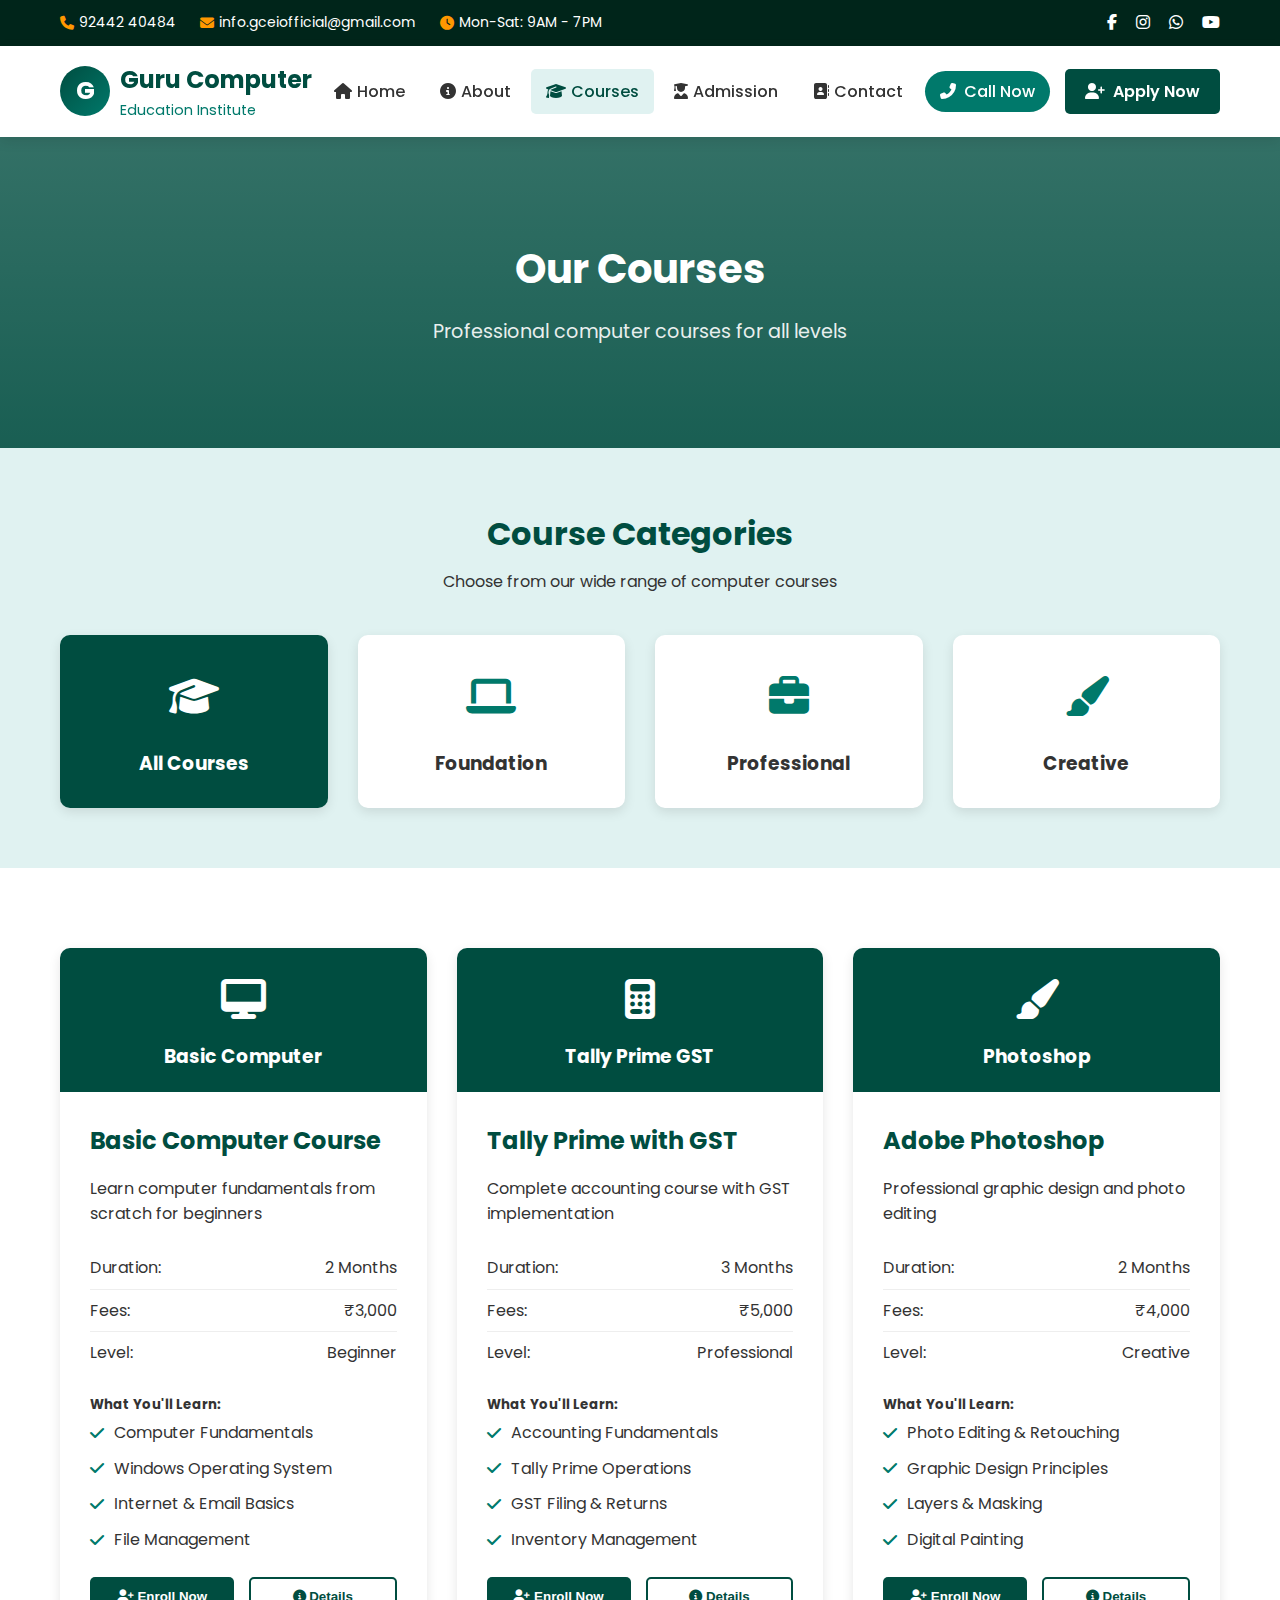
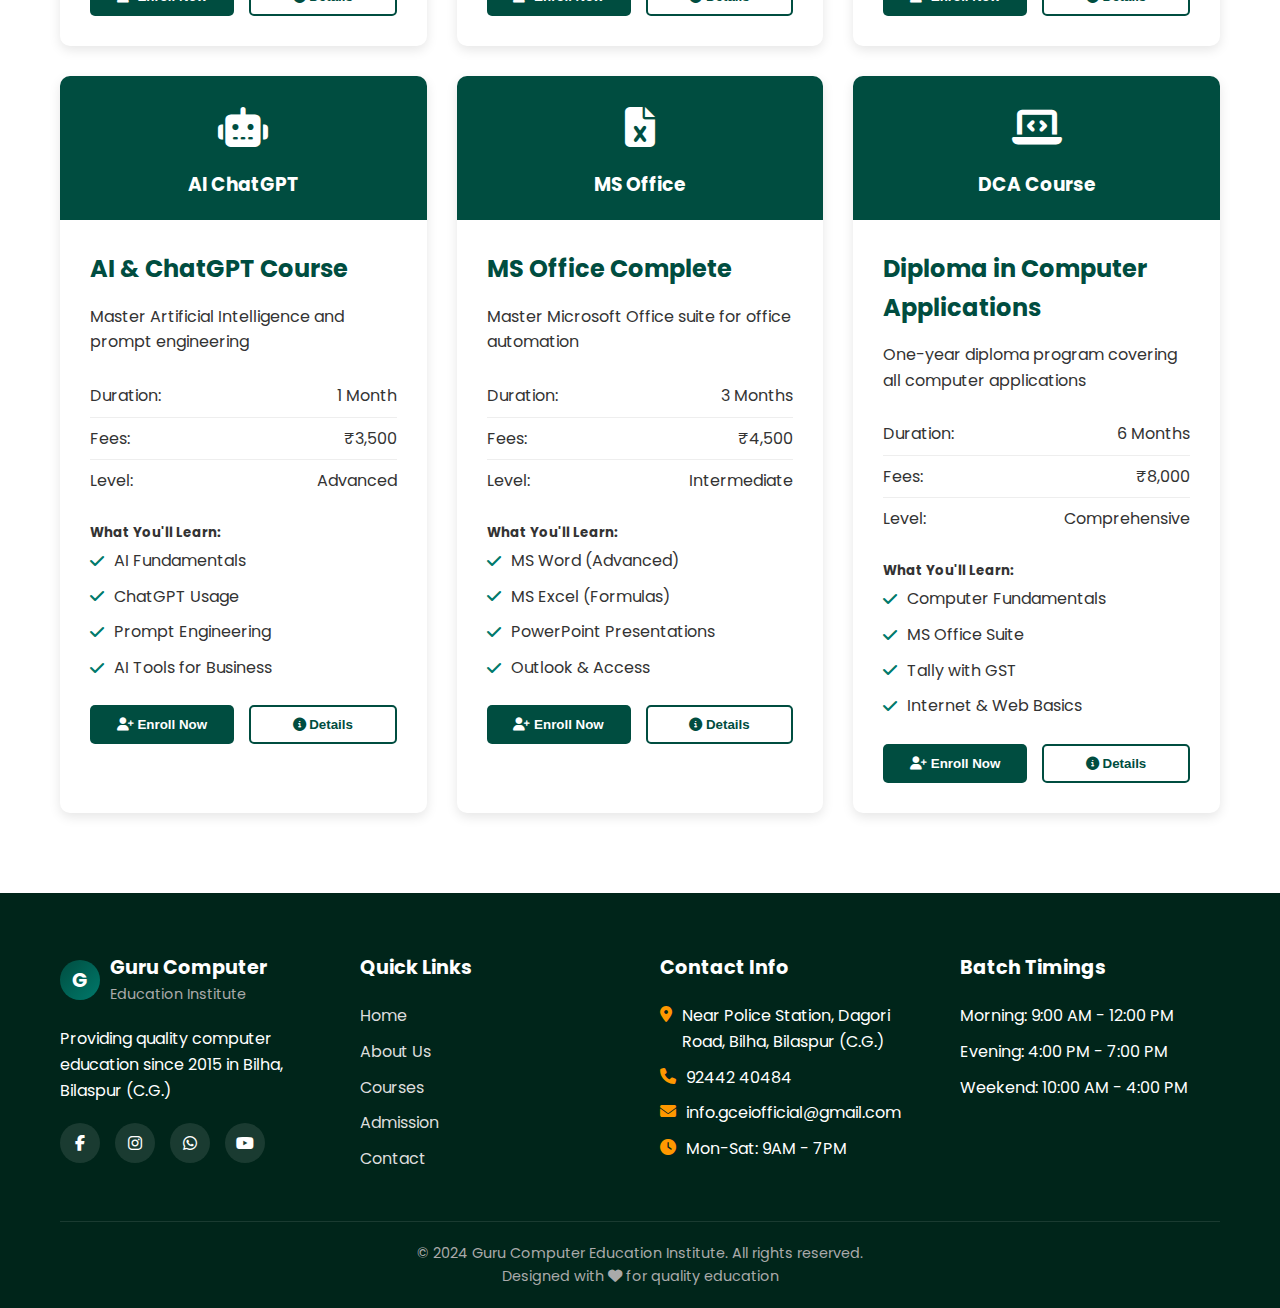
<file: courses.html>
<!DOCTYPE html>
<html lang="hi">
<head>
    <meta charset="UTF-8">
    <meta name="viewport" content="width=device-width, initial-scale=1.0">
    <title>Our Courses - Guru Computer Education Institute</title>
    <link rel="stylesheet" href="https://cdnjs.cloudflare.com/ajax/libs/font-awesome/6.4.0/css/all.min.css">
    <link href="https://fonts.googleapis.com/css2?family=Poppins:wght@300;400;500;600;700&display=swap" rel="stylesheet">
    
    <style>
        /* Same base styles as index.html */
        :root {
            --primary-color: #004d40;
            --secondary-color: #00796b;
            --accent-color: #ff9800;
            --light-color: #e0f2f1;
            --dark-color: #00251a;
            --text-color: #333;
            --white: #ffffff;
            --shadow: 0 4px 12px rgba(0, 0, 0, 0.1);
            --transition: all 0.3s ease;
        }

        * {
            margin: 0;
            padding: 0;
            box-sizing: border-box;
        }

        body {
            font-family: 'Poppins', sans-serif;
            color: var(--text-color);
            line-height: 1.6;
        }

        .container {
            max-width: 1200px;
            margin: 0 auto;
            padding: 0 20px;
        }

        section {
            padding: 80px 0;
        }

        /* Header & Navigation - Same as index.html */
        .top-bar {
            background: var(--dark-color);
            color: var(--white);
            padding: 10px 0;
            font-size: 14px;
        }

        .top-bar-content {
            display: flex;
            justify-content: space-between;
            align-items: center;
        }

        .contact-info span {
            margin-right: 20px;
            display: inline-flex;
            align-items: center;
            gap: 5px;
        }

        .social-links a {
            color: var(--white);
            margin-left: 15px;
            font-size: 16px;
        }

        .social-links a:hover {
            color: var(--accent-color);
        }

        .main-nav {
            background: var(--white);
            box-shadow: var(--shadow);
            position: sticky;
            top: 0;
            z-index: 1000;
        }

        .nav-container {
            display: flex;
            justify-content: space-between;
            align-items: center;
            padding: 15px 0;
        }

        .logo {
            display: flex;
            align-items: center;
            gap: 10px;
            text-decoration: none;
        }

        .logo-icon {
            width: 50px;
            height: 50px;
            background: linear-gradient(135deg, var(--primary-color), var(--secondary-color));
            color: var(--white);
            border-radius: 50%;
            display: flex;
            align-items: center;
            justify-content: center;
            font-size: 24px;
            font-weight: bold;
        }

        .logo-text h1 {
            font-size: 1.5rem;
            margin: 0;
            color: var(--primary-color);
        }

        .logo-text p {
            font-size: 0.9rem;
            margin: 0;
            color: var(--secondary-color);
        }

        .nav-menu {
            display: flex;
            gap: 5px;
            list-style: none;
        }

        .nav-menu > li {
            position: relative;
        }

        .nav-menu > li > a {
            display: flex;
            align-items: center;
            gap: 5px;
            padding: 10px 15px;
            color: var(--text-color);
            font-weight: 500;
            text-decoration: none;
            border-radius: 5px;
            transition: var(--transition);
        }

        .nav-menu > li > a:hover,
        .nav-menu > li > a.active {
            background: var(--light-color);
            color: var(--primary-color);
        }

        .nav-actions {
            display: flex;
            gap: 15px;
            align-items: center;
        }

        .call-btn {
            display: flex;
            align-items: center;
            gap: 8px;
            padding: 8px 15px;
            background: var(--secondary-color);
            color: var(--white);
            border-radius: 25px;
            font-weight: 500;
            text-decoration: none;
        }

        .call-btn:hover {
            background: var(--primary-color);
        }

        .btn-primary {
            display: inline-flex;
            align-items: center;
            gap: 8px;
            padding: 10px 20px;
            background: var(--primary-color);
            color: var(--white);
            border-radius: 5px;
            font-weight: 600;
            text-decoration: none;
            transition: var(--transition);
        }

        .btn-primary:hover {
            background: var(--dark-color);
            transform: translateY(-2px);
        }

        .mobile-toggle {
            display: none;
            flex-direction: column;
            gap: 4px;
            background: none;
            border: none;
            cursor: pointer;
            padding: 5px;
        }

        .mobile-toggle span {
            width: 25px;
            height: 3px;
            background: var(--primary-color);
            transition: var(--transition);
        }

        /* Page Hero */
        .page-hero {
            background: linear-gradient(rgba(0, 77, 64, 0.8), rgba(0, 77, 64, 0.9));
            color: var(--white);
            padding: 100px 0;
            text-align: center;
        }

        .page-hero h1 {
            color: var(--white);
            font-size: 2.5rem;
            margin-bottom: 1rem;
        }

        .page-hero p {
            font-size: 1.2rem;
            opacity: 0.9;
        }

        /* Course Categories */
        .course-categories {
            background: var(--light-color);
            padding: 60px 0;
        }

        .category-grid {
            display: grid;
            grid-template-columns: repeat(auto-fit, minmax(250px, 1fr));
            gap: 30px;
            margin-top: 40px;
        }

        .category-card {
            background: var(--white);
            padding: 30px;
            border-radius: 10px;
            text-align: center;
            box-shadow: var(--shadow);
            transition: var(--transition);
            cursor: pointer;
        }

        .category-card:hover {
            transform: translateY(-5px);
        }

        .category-card.active {
            background: var(--primary-color);
            color: var(--white);
        }

        .category-card.active h3 {
            color: var(--white);
        }

        .category-icon {
            font-size: 40px;
            color: var(--secondary-color);
            margin-bottom: 20px;
        }

        .category-card.active .category-icon {
            color: var(--white);
        }

        /* All Courses */
        .all-courses {
            background: var(--white);
        }

        .courses-header {
            text-align: center;
            margin-bottom: 40px;
        }

        .courses-header h2 {
            font-size: 2rem;
            margin-bottom: 10px;
            color: var(--primary-color);
        }

        .courses-grid {
            display: grid;
            grid-template-columns: repeat(auto-fill, minmax(350px, 1fr));
            gap: 30px;
        }

        .course-card {
            background: var(--white);
            border-radius: 10px;
            overflow: hidden;
            box-shadow: var(--shadow);
            transition: var(--transition);
        }

        .course-card:hover {
            transform: translateY(-5px);
            box-shadow: 0 10px 30px rgba(0, 0, 0, 0.15);
        }

        .course-header {
            background: var(--primary-color);
            color: var(--white);
            padding: 20px;
            text-align: center;
        }

        .course-icon {
            font-size: 40px;
            margin-bottom: 10px;
        }

        .course-content {
            padding: 30px;
        }

        .course-title {
            font-size: 1.5rem;
            margin-bottom: 15px;
            color: var(--primary-color);
        }

        .course-details {
            margin: 20px 0;
        }

        .detail-item {
            display: flex;
            justify-content: space-between;
            padding: 8px 0;
            border-bottom: 1px solid #eee;
        }

        .detail-item:last-child {
            border-bottom: none;
        }

        .course-features {
            margin: 20px 0;
        }

        .feature-list {
            list-style: none;
        }

        .feature-list li {
            padding: 5px 0;
            display: flex;
            align-items: center;
            gap: 10px;
        }

        .feature-list i {
            color: var(--secondary-color);
        }

        .course-actions {
            display: flex;
            gap: 15px;
            margin-top: 20px;
        }

        .btn-enroll {
            flex: 1;
            background: var(--primary-color);
            color: var(--white);
            padding: 10px;
            border: none;
            border-radius: 5px;
            font-weight: 600;
            cursor: pointer;
            transition: var(--transition);
        }

        .btn-enroll:hover {
            background: var(--dark-color);
        }

        .btn-details {
            flex: 1;
            background: transparent;
            color: var(--primary-color);
            padding: 10px;
            border: 2px solid var(--primary-color);
            border-radius: 5px;
            font-weight: 600;
            cursor: pointer;
            transition: var(--transition);
        }

        .btn-details:hover {
            background: var(--light-color);
        }

        /* Course Modal */
        .course-modal {
            display: none;
            position: fixed;
            top: 0;
            left: 0;
            width: 100%;
            height: 100%;
            background: rgba(0, 0, 0, 0.8);
            z-index: 2000;
            align-items: center;
            justify-content: center;
            padding: 20px;
        }

        .course-modal.active {
            display: flex;
        }

        .modal-content {
            background: var(--white);
            border-radius: 10px;
            max-width: 500px;
            width: 100%;
            max-height: 90vh;
            overflow-y: auto;
            position: relative;
        }

        .modal-header {
            background: var(--primary-color);
            color: var(--white);
            padding: 20px;
            display: flex;
            justify-content: space-between;
            align-items: center;
        }

        .modal-close {
            background: none;
            border: none;
            color: var(--white);
            font-size: 24px;
            cursor: pointer;
        }

        .modal-body {
            padding: 30px;
        }

        .syllabus-list {
            margin: 20px 0;
        }

        .syllabus-list li {
            padding: 8px 0;
            border-bottom: 1px solid #eee;
            display: flex;
            align-items: center;
            gap: 10px;
        }

        /* Footer - Same as index.html */
        .main-footer {
            background: var(--dark-color);
            color: var(--white);
            padding: 60px 0 20px;
        }

        .footer-grid {
            display: grid;
            grid-template-columns: repeat(auto-fit, minmax(250px, 1fr));
            gap: 40px;
            margin-bottom: 40px;
        }

        .footer-logo {
            display: flex;
            align-items: center;
            gap: 10px;
            margin-bottom: 20px;
        }

        .footer-logo .logo-icon {
            width: 40px;
            height: 40px;
            font-size: 20px;
        }

        .footer-logo h3 {
            color: var(--white);
            margin: 0;
            font-size: 1.2rem;
        }

        .footer-logo p {
            color: #aaa;
            margin: 0;
            font-size: 0.9rem;
        }

        .footer-col h4 {
            color: var(--white);
            margin-bottom: 20px;
            font-size: 1.2rem;
        }

        .footer-col ul {
            list-style: none;
        }

        .footer-col ul li {
            margin-bottom: 10px;
        }

        .footer-col ul li a {
            color: #ddd;
            text-decoration: none;
            transition: var(--transition);
        }

        .footer-col ul li a:hover {
            color: var(--accent-color);
            padding-left: 5px;
        }

        .contact-info li {
            display: flex;
            align-items: flex-start;
            gap: 10px;
            margin-bottom: 15px;
        }

        .contact-info i {
            color: var(--accent-color);
            margin-top: 3px;
        }

        .footer-social {
            display: flex;
            gap: 15px;
            margin-top: 20px;
        }

        .footer-social a {
            width: 40px;
            height: 40px;
            background: rgba(255, 255, 255, 0.1);
            border-radius: 50%;
            display: flex;
            align-items: center;
            justify-content: center;
            color: var(--white);
            text-decoration: none;
            transition: var(--transition);
        }

        .footer-social a:hover {
            background: var(--accent-color);
            transform: translateY(-3px);
        }

        .footer-bottom {
            text-align: center;
            padding-top: 20px;
            border-top: 1px solid rgba(255, 255, 255, 0.1);
            color: #aaa;
            font-size: 0.9rem;
        }

        /* Responsive */
        @media (max-width: 768px) {
            .top-bar-content {
                flex-direction: column;
                gap: 10px;
                text-align: center;
            }

            .mobile-toggle {
                display: flex;
            }

            .nav-menu {
                position: fixed;
                top: 120px;
                left: -100%;
                width: 80%;
                height: calc(100vh - 120px);
                background: var(--white);
                flex-direction: column;
                padding: 20px;
                transition: var(--transition);
                box-shadow: 2px 0 10px rgba(0, 0, 0, 0.1);
                z-index: 1000;
            }

            .nav-menu.active {
                left: 0;
            }

            .nav-actions {
                display: none;
            }

            .page-hero h1 {
                font-size: 2rem;
            }

            .courses-grid {
                grid-template-columns: 1fr;
            }

            .category-grid {
                grid-template-columns: 1fr;
            }
        }
    </style>
</head>
<body>
    <!-- Top Bar -->
    <div class="top-bar">
        <div class="container">
            <div class="top-bar-content">
                <div class="contact-info">
                    <span><i class="fas fa-phone"></i> 92442 40484</span>
                    <span><i class="fas fa-envelope"></i> info.gceiofficial@gmail.com</span>
                    <span><i class="fas fa-clock"></i> Mon-Sat: 9AM - 7PM</span>
                </div>
                <div class="social-links">
                    <a href="https://www.facebook.com/gceiofficial/" target="_blank"><i class="fab fa-facebook-f"></i></a>
                    <a href="https://www.instagram.com/gceiofficial/" target="_blank"><i class="fab fa-instagram"></i></a>
                    <a href="https://wa.me/919244240484" target="_blank"><i class="fab fa-whatsapp"></i></a>
                    <a href="https://www.youtube.com/channel/UCebEVcrSsWWxWr2qVGRLk6w" target="_blank"><i class="fab fa-youtube"></i></a>
                </div>
            </div>
        </div>
    </div>

    <!-- Main Navigation -->
    <nav class="main-nav">
        <div class="container">
            <div class="nav-container">
                <!-- Logo -->
                <a href="index.html" class="logo">
                    <div class="logo-icon">G</div>
                    <div class="logo-text">
                        <h1>Guru Computer</h1>
                        <p>Education Institute</p>
                    </div>
                </a>

                <!-- Desktop Menu -->
                <ul class="nav-menu">
                    <li><a href="index.html"><i class="fas fa-home"></i> Home</a></li>
                    <li><a href="about.html"><i class="fas fa-info-circle"></i> About</a></li>
                    <li><a href="courses.html" class="active"><i class="fas fa-graduation-cap"></i> Courses</a></li>
                    <li><a href="admission.html"><i class="fas fa-user-graduate"></i> Admission</a></li>
                    <li><a href="contact.html"><i class="fas fa-address-book"></i> Contact</a></li>
                </ul>

                <!-- Call to Action -->
                <div class="nav-actions">
                    <a href="tel:9244240484" class="call-btn">
                        <i class="fas fa-phone-alt"></i>
                        <span>Call Now</span>
                    </a>
                    <a href="admission.html" class="btn-primary">
                        <i class="fas fa-user-plus"></i>
                        Apply Now
                    </a>
                </div>

                <!-- Mobile Menu Toggle -->
                <button class="mobile-toggle" id="mobileToggle">
                    <span></span>
                    <span></span>
                    <span></span>
                </button>
            </div>
        </div>
    </nav>

    <!-- Page Hero -->
    <section class="page-hero">
        <div class="container">
            <h1>Our Courses</h1>
            <p>Professional computer courses for all levels</p>
        </div>
    </section>

    <!-- Course Categories -->
    <section class="course-categories">
        <div class="container">
            <div class="courses-header">
                <h2>Course Categories</h2>
                <p>Choose from our wide range of computer courses</p>
            </div>
            
            <div class="category-grid">
                <div class="category-card active" data-category="all">
                    <div class="category-icon">
                        <i class="fas fa-graduation-cap"></i>
                    </div>
                    <h3>All Courses</h3>
                </div>
                
                <div class="category-card" data-category="foundation">
                    <div class="category-icon">
                        <i class="fas fa-laptop"></i>
                    </div>
                    <h3>Foundation</h3>
                </div>
                
                <div class="category-card" data-category="professional">
                    <div class="category-icon">
                        <i class="fas fa-briefcase"></i>
                    </div>
                    <h3>Professional</h3>
                </div>
                
                <div class="category-card" data-category="creative">
                    <div class="category-icon">
                        <i class="fas fa-paint-brush"></i>
                    </div>
                    <h3>Creative</h3>
                </div>
            </div>
        </div>
    </section>

    <!-- All Courses -->
    <section class="all-courses">
        <div class="container">
            <div id="coursesGrid" class="courses-grid">
                <!-- Basic Computer Course -->
                <div class="course-card" data-category="foundation">
                    <div class="course-header">
                        <div class="course-icon">
                            <i class="fas fa-desktop"></i>
                        </div>
                        <h3>Basic Computer</h3>
                    </div>
                    <div class="course-content">
                        <h4 class="course-title">Basic Computer Course</h4>
                        <p>Learn computer fundamentals from scratch for beginners</p>
                        
                        <div class="course-details">
                            <div class="detail-item">
                                <span>Duration:</span>
                                <span>2 Months</span>
                            </div>
                            <div class="detail-item">
                                <span>Fees:</span>
                                <span>₹3,000</span>
                            </div>
                            <div class="detail-item">
                                <span>Level:</span>
                                <span>Beginner</span>
                            </div>
                        </div>
                        
                        <div class="course-features">
                            <h5>What You'll Learn:</h5>
                            <ul class="feature-list">
                                <li><i class="fas fa-check"></i> Computer Fundamentals</li>
                                <li><i class="fas fa-check"></i> Windows Operating System</li>
                                <li><i class="fas fa-check"></i> Internet & Email Basics</li>
                                <li><i class="fas fa-check"></i> File Management</li>
                            </ul>
                        </div>
                        
                        <div class="course-actions">
                            <button class="btn-enroll" onclick="enrollCourse('Basic Computer')">
                                <i class="fas fa-user-plus"></i> Enroll Now
                            </button>
                            <button class="btn-details" onclick="showCourseDetails('basic')">
                                <i class="fas fa-info-circle"></i> Details
                            </button>
                        </div>
                    </div>
                </div>

                <!-- Tally Course -->
                <div class="course-card" data-category="professional">
                    <div class="course-header">
                        <div class="course-icon">
                            <i class="fas fa-calculator"></i>
                        </div>
                        <h3>Tally Prime GST</h3>
                    </div>
                    <div class="course-content">
                        <h4 class="course-title">Tally Prime with GST</h4>
                        <p>Complete accounting course with GST implementation</p>
                        
                        <div class="course-details">
                            <div class="detail-item">
                                <span>Duration:</span>
                                <span>3 Months</span>
                            </div>
                            <div class="detail-item">
                                <span>Fees:</span>
                                <span>₹5,000</span>
                            </div>
                            <div class="detail-item">
                                <span>Level:</span>
                                <span>Professional</span>
                            </div>
                        </div>
                        
                        <div class="course-features">
                            <h5>What You'll Learn:</h5>
                            <ul class="feature-list">
                                <li><i class="fas fa-check"></i> Accounting Fundamentals</li>
                                <li><i class="fas fa-check"></i> Tally Prime Operations</li>
                                <li><i class="fas fa-check"></i> GST Filing & Returns</li>
                                <li><i class="fas fa-check"></i> Inventory Management</li>
                            </ul>
                        </div>
                        
                        <div class="course-actions">
                            <button class="btn-enroll" onclick="enrollCourse('Tally Prime GST')">
                                <i class="fas fa-user-plus"></i> Enroll Now
                            </button>
                            <button class="btn-details" onclick="showCourseDetails('tally')">
                                <i class="fas fa-info-circle"></i> Details
                            </button>
                        </div>
                    </div>
                </div>

                <!-- Photoshop Course -->
                <div class="course-card" data-category="creative">
                    <div class="course-header">
                        <div class="course-icon">
                            <i class="fas fa-paint-brush"></i>
                        </div>
                        <h3>Photoshop</h3>
                    </div>
                    <div class="course-content">
                        <h4 class="course-title">Adobe Photoshop</h4>
                        <p>Professional graphic design and photo editing</p>
                        
                        <div class="course-details">
                            <div class="detail-item">
                                <span>Duration:</span>
                                <span>2 Months</span>
                            </div>
                            <div class="detail-item">
                                <span>Fees:</span>
                                <span>₹4,000</span>
                            </div>
                            <div class="detail-item">
                                <span>Level:</span>
                                <span>Creative</span>
                            </div>
                        </div>
                        
                        <div class="course-features">
                            <h5>What You'll Learn:</h5>
                            <ul class="feature-list">
                                <li><i class="fas fa-check"></i> Photo Editing & Retouching</li>
                                <li><i class="fas fa-check"></i> Graphic Design Principles</li>
                                <li><i class="fas fa-check"></i> Layers & Masking</li>
                                <li><i class="fas fa-check"></i> Digital Painting</li>
                            </ul>
                        </div>
                        
                        <div class="course-actions">
                            <button class="btn-enroll" onclick="enrollCourse('Photoshop')">
                                <i class="fas fa-user-plus"></i> Enroll Now
                            </button>
                            <button class="btn-details" onclick="showCourseDetails('photoshop')">
                                <i class="fas fa-info-circle"></i> Details
                            </button>
                        </div>
                    </div>
                </div>

                <!-- AI ChatGPT Course -->
                <div class="course-card" data-category="creative">
                    <div class="course-header">
                        <div class="course-icon">
                            <i class="fas fa-robot"></i>
                        </div>
                        <h3>AI ChatGPT</h3>
                    </div>
                    <div class="course-content">
                        <h4 class="course-title">AI & ChatGPT Course</h4>
                        <p>Master Artificial Intelligence and prompt engineering</p>
                        
                        <div class="course-details">
                            <div class="detail-item">
                                <span>Duration:</span>
                                <span>1 Month</span>
                            </div>
                            <div class="detail-item">
                                <span>Fees:</span>
                                <span>₹3,500</span>
                            </div>
                            <div class="detail-item">
                                <span>Level:</span>
                                <span>Advanced</span>
                            </div>
                        </div>
                        
                        <div class="course-features">
                            <h5>What You'll Learn:</h5>
                            <ul class="feature-list">
                                <li><i class="fas fa-check"></i> AI Fundamentals</li>
                                <li><i class="fas fa-check"></i> ChatGPT Usage</li>
                                <li><i class="fas fa-check"></i> Prompt Engineering</li>
                                <li><i class="fas fa-check"></i> AI Tools for Business</li>
                            </ul>
                        </div>
                        
                        <div class="course-actions">
                            <button class="btn-enroll" onclick="enrollCourse('AI ChatGPT')">
                                <i class="fas fa-user-plus"></i> Enroll Now
                            </button>
                            <button class="btn-details" onclick="showCourseDetails('ai')">
                                <i class="fas fa-info-circle"></i> Details
                            </button>
                        </div>
                    </div>
                </div>

                <!-- MS Office Course -->
                <div class="course-card" data-category="foundation">
                    <div class="course-header">
                        <div class="course-icon">
                            <i class="fas fa-file-excel"></i>
                        </div>
                        <h3>MS Office</h3>
                    </div>
                    <div class="course-content">
                        <h4 class="course-title">MS Office Complete</h4>
                        <p>Master Microsoft Office suite for office automation</p>
                        
                        <div class="course-details">
                            <div class="detail-item">
                                <span>Duration:</span>
                                <span>3 Months</span>
                            </div>
                            <div class="detail-item">
                                <span>Fees:</span>
                                <span>₹4,500</span>
                            </div>
                            <div class="detail-item">
                                <span>Level:</span>
                                <span>Intermediate</span>
                            </div>
                        </div>
                        
                        <div class="course-features">
                            <h5>What You'll Learn:</h5>
                            <ul class="feature-list">
                                <li><i class="fas fa-check"></i> MS Word (Advanced)</li>
                                <li><i class="fas fa-check"></i> MS Excel (Formulas)</li>
                                <li><i class="fas fa-check"></i> PowerPoint Presentations</li>
                                <li><i class="fas fa-check"></i> Outlook & Access</li>
                            </ul>
                        </div>
                        
                        <div class="course-actions">
                            <button class="btn-enroll" onclick="enrollCourse('MS Office')">
                                <i class="fas fa-user-plus"></i> Enroll Now
                            </button>
                            <button class="btn-details" onclick="showCourseDetails('office')">
                                <i class="fas fa-info-circle"></i> Details
                            </button>
                        </div>
                    </div>
                </div>

                <!-- DCA Course -->
                <div class="course-card" data-category="professional">
                    <div class="course-header">
                        <div class="course-icon">
                            <i class="fas fa-laptop-code"></i>
                        </div>
                        <h3>DCA Course</h3>
                    </div>
                    <div class="course-content">
                        <h4 class="course-title">Diploma in Computer Applications</h4>
                        <p>One-year diploma program covering all computer applications</p>
                        
                        <div class="course-details">
                            <div class="detail-item">
                                <span>Duration:</span>
                                <span>6 Months</span>
                            </div>
                            <div class="detail-item">
                                <span>Fees:</span>
                                <span>₹8,000</span>
                            </div>
                            <div class="detail-item">
                                <span>Level:</span>
                                <span>Comprehensive</span>
                            </div>
                        </div>
                        
                        <div class="course-features">
                            <h5>What You'll Learn:</h5>
                            <ul class="feature-list">
                                <li><i class="fas fa-check"></i> Computer Fundamentals</li>
                                <li><i class="fas fa-check"></i> MS Office Suite</li>
                                <li><i class="fas fa-check"></i> Tally with GST</li>
                                <li><i class="fas fa-check"></i> Internet & Web Basics</li>
                            </ul>
                        </div>
                        
                        <div class="course-actions">
                            <button class="btn-enroll" onclick="enrollCourse('DCA Course')">
                                <i class="fas fa-user-plus"></i> Enroll Now
                            </button>
                            <button class="btn-details" onclick="showCourseDetails('dca')">
                                <i class="fas fa-info-circle"></i> Details
                            </button>
                        </div>
                    </div>
                </div>
            </div>
        </div>
    </section>

    <!-- Course Modal -->
    <div class="course-modal" id="courseModal">
        <div class="modal-content">
            <div class="modal-header">
                <h3 id="modalTitle">Course Details</h3>
                <button class="modal-close" onclick="closeModal()">&times;</button>
            </div>
            <div class="modal-body" id="modalBody">
                <!-- Course details will be loaded here -->
            </div>
        </div>
    </div>

    <!-- Footer -->
    <footer class="main-footer">
        <div class="container">
            <div class="footer-grid">
                <div class="footer-col">
                    <div class="footer-logo">
                        <div class="logo-icon">G</div>
                        <div class="logo-text">
                            <h3>Guru Computer</h3>
                            <p>Education Institute</p>
                        </div>
                    </div>
                    <p>Providing quality computer education since 2015 in Bilha, Bilaspur (C.G.)</p>
                    <div class="footer-social">
                        <a href="#"><i class="fab fa-facebook-f"></i></a>
                        <a href="#"><i class="fab fa-instagram"></i></a>
                        <a href="#"><i class="fab fa-whatsapp"></i></a>
                        <a href="#"><i class="fab fa-youtube"></i></a>
                    </div>
                </div>

                <div class="footer-col">
                    <h4>Quick Links</h4>
                    <ul>
                        <li><a href="index.html">Home</a></li>
                        <li><a href="about.html">About Us</a></li>
                        <li><a href="courses.html">Courses</a></li>
                        <li><a href="admission.html">Admission</a></li>
                        <li><a href="contact.html">Contact</a></li>
                    </ul>
                </div>

                <div class="footer-col">
                    <h4>Contact Info</h4>
                    <ul class="contact-info">
                        <li><i class="fas fa-map-marker-alt"></i> Near Police Station, Dagori Road, Bilha, Bilaspur (C.G.)</li>
                        <li><i class="fas fa-phone"></i> 92442 40484</li>
                        <li><i class="fas fa-envelope"></i> info.gceiofficial@gmail.com</li>
                        <li><i class="fas fa-clock"></i> Mon-Sat: 9AM - 7PM</li>
                    </ul>
                </div>

                <div class="footer-col">
                    <h4>Batch Timings</h4>
                    <ul>
                        <li>Morning: 9:00 AM - 12:00 PM</li>
                        <li>Evening: 4:00 PM - 7:00 PM</li>
                        <li>Weekend: 10:00 AM - 4:00 PM</li>
                    </ul>
                </div>
            </div>

            <div class="footer-bottom">
                <p>&copy; 2024 Guru Computer Education Institute. All rights reserved.</p>
                <p>Designed with <i class="fas fa-heart"></i> for quality education</p>
            </div>
        </div>
    </footer>

    <script>
        // Mobile Menu Toggle
        const mobileToggle = document.getElementById('mobileToggle');
        const navMenu = document.querySelector('.nav-menu');
        
        if (mobileToggle && navMenu) {
            mobileToggle.addEventListener('click', function() {
                navMenu.classList.toggle('active');
                
                const spans = this.querySelectorAll('span');
                if (navMenu.classList.contains('active')) {
                    spans[0].style.transform = 'rotate(45deg) translate(6px, 6px)';
                    spans[1].style.opacity = '0';
                    spans[2].style.transform = 'rotate(-45deg) translate(6px, -6px)';
                } else {
                    spans[0].style.transform = 'none';
                    spans[1].style.opacity = '1';
                    spans[2].style.transform = 'none';
                }
            });
            
            document.addEventListener('click', function(event) {
                if (!navMenu.contains(event.target) && !mobileToggle.contains(event.target)) {
                    navMenu.classList.remove('active');
                    const spans = mobileToggle.querySelectorAll('span');
                    spans[0].style.transform = 'none';
                    spans[1].style.opacity = '1';
                    spans[2].style.transform = 'none';
                }
            });
        }

        // Course Category Filter
        const categoryCards = document.querySelectorAll('.category-card');
        const courseCards = document.querySelectorAll('.course-card');
        
        categoryCards.forEach(card => {
            card.addEventListener('click', function() {
                // Remove active class from all
                categoryCards.forEach(c => c.classList.remove('active'));
                // Add active class to clicked
                this.classList.add('active');
                
                const category = this.getAttribute('data-category');
                
                // Show/hide courses based on category
                courseCards.forEach(course => {
                    if (category === 'all' || course.getAttribute('data-category') === category) {
                        course.style.display = 'block';
                    } else {
                        course.style.display = 'none';
                    }
                });
            });
        });

        // Course Details Data
        const courseDetails = {
            'basic': {
                title: 'Basic Computer Course',
                duration: '2 Months',
                fees: '₹3,000',
                description: 'Learn computer fundamentals from scratch. Perfect for beginners who want to gain confidence in using computers for daily tasks.',
                syllabus: [
                    'Computer Fundamentals & Types',
                    'Windows Operating System',
                    'Keyboard Typing Skills',
                    'File & Folder Management',
                    'Basic Software Installation',
                    'Internet Basics & Browsing',
                    'Email Creation & Usage',
                    'Basic Troubleshooting'
                ],
                career: ['Data Entry Operator', 'Computer Operator', 'Receptionist', 'Office Assistant']
            },
            'tally': {
                title: 'Tally Prime GST',
                duration: '3 Months',
                fees: '₹5,000',
                description: 'Complete accounting course with Tally Prime and GST implementation. Learn business accounting, inventory management and tax filing.',
                syllabus: [
                    'Basic Accounting Concepts',
                    'Tally Prime Interface & Setup',
                    'Ledger Creation & Voucher Entry',
                    'Inventory Management',
                    'GST Implementation & Filing',
                    'Payroll Management',
                    'Tax Calculation & Reports',
                    'Final Accounts Preparation'
                ],
                career: ['Accountant', 'GST Consultant', 'Audit Assistant', 'Tax Consultant']
            },
            'photoshop': {
                title: 'Adobe Photoshop',
                duration: '2 Months',
                fees: '₹4,000',
                description: 'Master Adobe Photoshop for graphic design, photo editing, and digital art creation. Learn professional design techniques.',
                syllabus: [
                    'Photoshop Interface & Tools',
                    'Image Editing & Retouching',
                    'Layers & Masking Techniques',
                    'Color Correction & Adjustment',
                    'Typography & Text Effects',
                    'Digital Painting & Drawing',
                    'Web Graphics Design',
                    'Portfolio Creation'
                ],
                career: ['Graphic Designer', 'Photo Editor', 'UI Designer', 'Social Media Designer']
            },
            'ai': {
                title: 'AI & ChatGPT Course',
                duration: '1 Month',
                fees: '₹3,500',
                description: 'Learn Artificial Intelligence, ChatGPT, and prompt engineering. Master AI tools for content creation, coding, and problem solving.',
                syllabus: [
                    'Introduction to Artificial Intelligence',
                    'ChatGPT & AI Chatbots',
                    'Prompt Engineering Techniques',
                    'Content Creation with AI',
                    'AI for Coding & Development',
                    'AI Tools for Business',
                    'Ethics in AI',
                    'Future of AI Technology'
                ],
                career: ['AI Prompt Engineer', 'Content Creator', 'Digital Marketer', 'AI Consultant']
            }
        };

        // Show Course Details
        function showCourseDetails(courseId) {
            const course = courseDetails[courseId];
            if (!course) return;
            
            const modal = document.getElementById('courseModal');
            const modalTitle = document.getElementById('modalTitle');
            const modalBody = document.getElementById('modalBody');
            
            modalTitle.textContent = course.title;
            
            modalBody.innerHTML = `
                <div class="course-details">
                    <div class="detail-item">
                        <span>Duration:</span>
                        <span>${course.duration}</span>
                    </div>
                    <div class="detail-item">
                        <span>Course Fees:</span>
                        <span>${course.fees}</span>
                    </div>
                </div>
                
                <h4>Course Description</h4>
                <p>${course.description}</p>
                
                <h4>Syllabus</h4>
                <ul class="syllabus-list">
                    ${course.syllabus.map(item => `<li><i class="fas fa-check"></i> ${item}</li>`).join('')}
                </ul>
                
                <h4>Career Opportunities</h4>
                <p>${course.career.join(', ')}</p>
                
                <button onclick="enrollCourse('${course.title}')" class="btn-enroll" style="width: 100%; margin-top: 20px;">
                    <i class="fas fa-user-plus"></i> Enroll in this Course
                </button>
            `;
            
            modal.classList.add('active');
        }

        // Close Modal
        function closeModal() {
            document.getElementById('courseModal').classList.remove('active');
        }

        // Close modal when clicking outside
        document.getElementById('courseModal').addEventListener('click', function(e) {
            if (e.target === this) {
                closeModal();
            }
        });

        // Enroll Course
        function enrollCourse(courseName) {
            const message = `I want to enroll in ${courseName} course. Please share the admission process and fee details.`;
            const whatsappUrl = `https://wa.me/919244240484?text=${encodeURIComponent(message)}`;
            window.open(whatsappUrl, '_blank');
        }
    </script>
</body>
</html>
</file>
<file: style.css>
/* ===== RESET & BASE STYLES ===== */
* {
    margin: 0;
    padding: 0;
    box-sizing: border-box;
}

html {
    scroll-behavior: smooth;
}

body {
    font-family: 'Roboto', sans-serif;
    line-height: 1.6;
    color: #333;
    background-color: #f5f5f5;
    overflow-x: hidden;
}

h1, h2, h3, h4, h5, h6 {
    font-family: 'Poppins', sans-serif;
    font-weight: 700;
    line-height: 1.3;
    margin-bottom: 1rem;
    color: #004d40;
}

.container {
    width: 100%;
    max-width: 1200px;
    margin: 0 auto;
    padding: 0 20px;
}

section {
    padding: 80px 0;
}

.section-title {
    text-align: center;
    margin-bottom: 50px;
}

.section-title h2 {
    font-size: 2.5rem;
    position: relative;
    display: inline-block;
    padding-bottom: 15px;
}

.section-title h2::after {
    content: '';
    position: absolute;
    bottom: 0;
    left: 50%;
    transform: translateX(-50%);
    width: 70px;
    height: 4px;
    background: linear-gradient(135deg, #00695c 0%, #004d40 100%);
    border-radius: 2px;
}

.section-title p {
    font-size: 1.1rem;
    color: #666;
    max-width: 700px;
    margin: 10px auto 0;
}

.btn {
    display: inline-block;
    padding: 12px 30px;
    background: linear-gradient(135deg, #00695c 0%, #004d40 100%);
    color: white;
    border: none;
    border-radius: 50px;
    font-size: 1rem;
    font-weight: 600;
    text-decoration: none;
    cursor: pointer;
    transition: all 0.3s ease;
    font-family: 'Poppins', sans-serif;
}

.btn:hover {
    transform: translateY(-3px);
    box-shadow: 0 10px 20px rgba(0, 121, 107, 0.2);
    background: linear-gradient(135deg, #004d40 0%, #00332a 100%);
}

.btn-whatsapp {
    background: linear-gradient(135deg, #25D366 0%, #128C7E 100%);
}

.btn-whatsapp:hover {
    background: linear-gradient(135deg, #128C7E 0%, #075E54 100%);
}

/* ===== FLOAT BUTTONS ===== */
.whatsapp-float {
    position: fixed;
    bottom: 120px;
    right: 20px;
    background: #25D366;
    color: white;
    width: 60px;
    height: 60px;
    border-radius: 50%;
    display: flex;
    align-items: center;
    justify-content: center;
    font-size: 24px;
    box-shadow: 0 4px 12px rgba(37, 211, 102, 0.3);
    z-index: 1000;
    transition: all 0.3s ease;
}

.whatsapp-float:hover {
    transform: scale(1.1);
    box-shadow: 0 6px 16px rgba(37, 211, 102, 0.4);
}

.call-float {
    position: fixed;
    bottom: 50px;
    right: 20px;
    background: #00695c;
    color: white;
    width: 60px;
    height: 60px;
    border-radius: 50%;
    display: flex;
    align-items: center;
    justify-content: center;
    font-size: 20px;
    box-shadow: 0 4px 12px rgba(0, 121, 107, 0.3);
    z-index: 1000;
    transition: all 0.3s ease;
}

.call-float:hover {
    transform: scale(1.1);
    box-shadow: 0 6px 16px rgba(0, 121, 107, 0.4);
}

.back-to-top {
    position: fixed;
    bottom: 190px;
    right: 20px;
    background: #FF5722;
    color: white;
    width: 50px;
    height: 50px;
    border-radius: 50%;
    border: none;
    font-size: 18px;
    cursor: pointer;
    box-shadow: 0 4px 12px rgba(255, 87, 34, 0.3);
    z-index: 1000;
    transition: all 0.3s ease;
    opacity: 0;
    visibility: hidden;
}

.back-to-top.active {
    opacity: 1;
    visibility: visible;
}

.back-to-top:hover {
    transform: translateY(-3px);
    box-shadow: 0 6px 16px rgba(255, 87, 34, 0.4);
}

/* ===== NAVBAR STYLES ===== */
.navbar {
    position: fixed;
    top: 0;
    left: 0;
    width: 100%;
    background: rgba(255, 255, 255, 0.95);
    box-shadow: 0 2px 10px rgba(0, 0, 0, 0.1);
    z-index: 1000;
    transition: all 0.3s ease;
    padding: 15px 0;
}

.navbar.scrolled {
    background: rgba(255, 255, 255, 0.98);
    box-shadow: 0 5px 20px rgba(0, 0, 0, 0.1);
    padding: 10px 0;
}

.nav-container {
    display: flex;
    justify-content: space-between;
    align-items: center;
}

/* Logo */
.logo a {
    display: flex;
    align-items: center;
    text-decoration: none;
    gap: 10px;
}

.logo-icon {
    width: 45px;
    height: 45px;
    background: linear-gradient(135deg, #00695c 0%, #004d40 100%);
    border-radius: 10px;
    display: flex;
    align-items: center;
    justify-content: center;
    color: white;
    font-size: 24px;
}

.logo-text {
    display: flex;
    flex-direction: column;
}

.logo-main {
    font-family: 'Poppins', sans-serif;
    font-weight: 800;
    font-size: 1.5rem;
    color: #004d40;
    line-height: 1;
}

.logo-sub {
    font-size: 0.8rem;
    color: #666;
    font-weight: 500;
}

/* Desktop Menu */
.nav-menu {
    display: flex;
    align-items: center;
    gap: 30px;
    list-style: none;
}

.nav-link {
    text-decoration: none;
    color: #333;
    font-weight: 600;
    font-size: 1rem;
    padding: 8px 0;
    position: relative;
    transition: all 0.3s ease;
}

.nav-link::after {
    content: '';
    position: absolute;
    bottom: 0;
    left: 0;
    width: 0;
    height: 3px;
    background: linear-gradient(135deg, #00695c 0%, #004d40 100%);
    transition: width 0.3s ease;
    border-radius: 2px;
}

.nav-link:hover,
.nav-link.active {
    color: #00695c;
}

.nav-link:hover::after,
.nav-link.active::after {
    width: 100%;
}

.nav-btn {
    padding: 10px 25px !important;
    font-size: 0.9rem !important;
}

/* Hamburger Menu (Mobile) */
.hamburger {
    display: none;
    cursor: pointer;
    flex-direction: column;
    gap: 4px;
}

.bar {
    width: 25px;
    height: 3px;
    background: #004d40;
    border-radius: 2px;
    transition: all 0.3s ease;
}

/* Mobile Menu Styles */
@media (max-width: 992px) {
    .hamburger {
        display: flex;
    }
    
    .nav-menu {
        position: fixed;
        top: 80px;
        left: -100%;
        flex-direction: column;
        background: white;
        width: 100%;
        height: calc(100vh - 80px);
        padding: 40px 20px;
        box-shadow: 0 10px 20px rgba(0, 0, 0, 0.1);
        transition: left 0.3s ease;
        gap: 20px;
        overflow-y: auto;
    }
    
    .nav-menu.active {
        left: 0;
    }
    
    .nav-link {
        font-size: 1.2rem;
        padding: 15px 0;
        width: 100%;
        text-align: center;
    }
    
    .nav-btn {
        margin-top: 20px;
        width: 80%;
        text-align: center;
    }
    
    /* Animate hamburger to X */
    .hamburger.active .bar:nth-child(2) {
        opacity: 0;
    }
    
    .hamburger.active .bar:nth-child(1) {
        transform: translateY(7px) rotate(45deg);
    }
    
    .hamburger.active .bar:nth-child(3) {
        transform: translateY(-7px) rotate(-45deg);
    }
}

/* ===== HERO SECTION ===== */
.hero {
    padding-top: 150px;
    padding-bottom: 100px;
    background: linear-gradient(135deg, #0a3d62 0%, #1e5799 100%);
    color: white;
    position: relative;
    overflow: hidden;
}

.hero::before {
    content: '';
    position: absolute;
    top: 0;
    left: 0;
    width: 100%;
    height: 100%;
    background: url('data:image/svg+xml,<svg xmlns="http://www.w3.org/2000/svg" viewBox="0 0 100 100" preserveAspectRatio="none"><path d="M0,0 L100,0 L100,100 Z" fill="rgba(255,255,255,0.05)"/></svg>');
    background-size: cover;
}

.hero-content {
    display: grid;
    grid-template-columns: 1fr 1fr;
    gap: 50px;
    align-items: center;
}

.hero-text {
    z-index: 1;
}

.badge {
    display: inline-flex;
    align-items: center;
    gap: 8px;
    background: rgba(255, 255, 255, 0.1);
    backdrop-filter: blur(10px);
    padding: 10px 20px;
    border-radius: 50px;
    margin-bottom: 30px;
    border: 1px solid rgba(255, 255, 255, 0.2);
}

.badge i {
    color: #FFD700;
    font-size: 1.2rem;
}

.badge span {
    font-weight: 600;
    font-size: 0.9rem;
}

.hero-title {
    font-size: 3.5rem;
    color: white;
    margin-bottom: 20px;
    line-height: 1.2;
}

.highlight {
    color: #FFD700;
    position: relative;
}

.highlight::after {
    content: '';
    position: absolute;
    bottom: 5px;
    left: 0;
    width: 100%;
    height: 8px;
    background: rgba(255, 215, 0, 0.2);
    z-index: -1;
}

.hero-subtitle {
    font-size: 1.2rem;
    margin-bottom: 30px;
    opacity: 0.9;
    line-height: 1.6;
    max-width: 600px;
}

.hero-stats {
    display: grid;
    grid-template-columns: repeat(4, 1fr);
    gap: 20px;
    margin-bottom: 40px;
}

.stat {
    text-align: center;
    padding: 15px;
    background: rgba(255, 255, 255, 0.05);
    border-radius: 10px;
    backdrop-filter: blur(10px);
    border: 1px solid rgba(255, 255, 255, 0.1);
}

.stat-number {
    display: block;
    font-size: 2rem;
    font-weight: 700;
    color: #FFD700;
    margin-bottom: 5px;
}

.stat-label {
    font-size: 0.9rem;
    opacity: 0.8;
}

.hero-buttons {
    display: flex;
    gap: 20px;
    flex-wrap: wrap;
}

.hero-buttons .btn {
    font-size: 1.1rem;
    padding: 15px 35px;
    display: inline-flex;
    align-items: center;
    gap: 10px;
}

/* Hero Image Styles */
.hero-image {
    position: relative;
    z-index: 1;
}

.image-container {
    position: relative;
    height: 500px;
}

.main-image {
    width: 100%;
    height: 100%;
    background: rgba(255, 255, 255, 0.05);
    border-radius: 20px;
    backdrop-filter: blur(10px);
    border: 1px solid rgba(255, 255, 255, 0.1);
    display: flex;
    align-items: center;
    justify-content: center;
    overflow: hidden;
}

.placeholder-img {
    text-align: center;
    color: rgba(255, 255, 255, 0.3);
}

.placeholder-img i {
    font-size: 5rem;
    margin-bottom: 20px;
}

.placeholder-img p {
    font-size: 1.2rem;
}

/* Floating Cards */
.floating-elements {
    position: absolute;
    width: 100%;
    height: 100%;
    top: 0;
    left: 0;
}

.floating-card {
    position: absolute;
    background: white;
    color: #004d40;
    padding: 15px;
    border-radius: 15px;
    display: flex;
    align-items: center;
    gap: 10px;
    box-shadow: 0 10px 30px rgba(0, 0, 0, 0.2);
    animation: float 6s ease-in-out infinite;
    z-index: 2;
}

.floating-card i {
    font-size: 1.5rem;
    color: #00695c;
}

.floating-card span {
    font-weight: 600;
    font-size: 0.9rem;
}

.card-1 {
    top: 10%;
    left: -20px;
    animation-delay: 0s;
}

.card-2 {
    top: 50%;
    right: -20px;
    animation-delay: 2s;
}

.card-3 {
    bottom: 10%;
    left: 20%;
    animation-delay: 4s;
}

@keyframes float {
    0%, 100% { transform: translateY(0); }
    50% { transform: translateY(-20px); }
}

/* Responsive Hero */
@media (max-width: 992px) {
    .hero-content {
        grid-template-columns: 1fr;
        gap: 40px;
    }
    
    .hero-title {
        font-size: 2.5rem;
    }
    
    .hero-stats {
        grid-template-columns: repeat(2, 1fr);
    }
    
    .image-container {
        height: 400px;
    }
}

@media (max-width: 576px) {
    .hero {
        padding-top: 120px;
        padding-bottom: 60px;
    }
    
    .hero-title {
        font-size: 2rem;
    }
    
    .hero-stats {
        grid-template-columns: 1fr;
    }
    
    .hero-buttons {
        flex-direction: column;
    }
    
    .hero-buttons .btn {
        width: 100%;
        justify-content: center;
    }
}

/* ===== ABOUT SECTION ===== */
.about {
    background: #ffffff;
    padding: 100px 0;
}

.about-content {
    display: grid;
    grid-template-columns: 1fr 1.2fr;
    gap: 60px;
    align-items: center;
}

/* Left Side Styles */
.about-left {
    position: relative;
}

.image-wrapper {
    width: 100%;
    height: 400px;
    border-radius: 20px;
    overflow: hidden;
    background: linear-gradient(135deg, #e0f2f1 0%, #b2dfdb 100%);
    display: flex;
    align-items: center;
    justify-content: center;
}

.placeholder-about {
    text-align: center;
    color: #00695c;
}

.placeholder-about i {
    font-size: 6rem;
    margin-bottom: 20px;
    opacity: 0.3;
}

.placeholder-about p {
    font-size: 1.2rem;
    font-weight: 500;
}

/* Experience Badge */
.experience-badge {
    position: absolute;
    top: -20px;
    right: -20px;
    background: linear-gradient(135deg, #FFD700 0%, #FFA500 100%);
    color: #333;
    width: 120px;
    height: 120px;
    border-radius: 50%;
    display: flex;
    flex-direction: column;
    align-items: center;
    justify-content: center;
    box-shadow: 0 10px 30px rgba(255, 165, 0, 0.3);
    animation: pulse 2s infinite;
}

@keyframes pulse {
    0%, 100% { transform: scale(1); }
    50% { transform: scale(1.05); }
}

.exp-number {
    font-size: 2.5rem;
    font-weight: 800;
    line-height: 1;
}

.exp-text {
    font-size: 0.9rem;
    font-weight: 600;
    text-align: center;
    line-height: 1.2;
}

/* Quick Stats */
.quick-stats {
    display: grid;
    grid-template-columns: 1fr 1fr;
    gap: 20px;
    margin-top: 30px;
}

.stat-box {
    background: #f8f9fa;
    padding: 20px;
    border-radius: 15px;
    border: 2px solid #e0f2f1;
    display: flex;
    align-items: center;
    gap: 15px;
    transition: all 0.3s ease;
}

.stat-box:hover {
    transform: translateY(-5px);
    box-shadow: 0 10px 20px rgba(0, 121, 107, 0.1);
    border-color: #00695c;
}

.stat-box i {
    font-size: 2rem;
    color: #00695c;
    background: #e0f2f1;
    width: 60px;
    height: 60px;
    border-radius: 50%;
    display: flex;
    align-items: center;
    justify-content: center;
}

.stat-box h3 {
    font-size: 1.8rem;
    color: #004d40;
    margin-bottom: 5px;
}

.stat-box p {
    color: #666;
    font-size: 0.9rem;
}

/* Right Side Styles */
.about-right h3 {
    font-size: 2rem;
    margin-bottom: 20px;
    color: #004d40;
}

.about-description {
    font-size: 1.1rem;
    line-height: 1.7;
    color: #555;
    margin-bottom: 30px;
    padding-bottom: 20px;
    border-bottom: 2px solid #e0f2f1;
}

/* Features List */
.features-list {
    margin-bottom: 30px;
}

.feature-item {
    display: flex;
    gap: 15px;
    margin-bottom: 25px;
    align-items: flex-start;
}

.feature-icon {
    width: 50px;
    height: 50px;
    background: #e0f2f1;
    border-radius: 12px;
    display: flex;
    align-items: center;
    justify-content: center;
    color: #00695c;
    font-size: 1.2rem;
    flex-shrink: 0;
    transition: all 0.3s ease;
}

.feature-item:hover .feature-icon {
    background: #00695c;
    color: white;
    transform: rotate(5deg);
}

.feature-text h4 {
    font-size: 1.2rem;
    margin-bottom: 8px;
    color: #004d40;
}

.feature-text p {
    color: #666;
    font-size: 0.95rem;
    line-height: 1.5;
}

/* About Buttons */
.about-buttons {
    display: flex;
    gap: 15px;
    flex-wrap: wrap;
}

.btn-outline {
    background: transparent;
    border: 2px solid #00695c;
    color: #00695c;
}

.btn-outline:hover {
    background: #00695c;
    color: white;
}

/* Responsive About */
@media (max-width: 992px) {
    .about-content {
        grid-template-columns: 1fr;
        gap: 40px;
    }
    
    .image-wrapper {
        height: 350px;
    }
    
    .experience-badge {
        width: 100px;
        height: 100px;
    }
    
    .exp-number {
        font-size: 2rem;
    }
}

@media (max-width: 576px) {
    .quick-stats {
        grid-template-columns: 1fr;
    }
    
    .about-buttons {
        flex-direction: column;
    }
    
    .about-buttons .btn {
        width: 100%;
        text-align: center;
        justify-content: center;
    }
}

/* ===== COURSES SECTION ===== */
.courses {
    background: #f8f9fa;
    padding: 100px 0;
}

.courses-count {
    display: inline-flex;
    align-items: center;
    gap: 8px;
    background: #e0f2f1;
    color: #00695c;
    padding: 8px 20px;
    border-radius: 50px;
    font-weight: 600;
    margin-top: 15px;
    font-size: 0.9rem;
}

/* Course Filters */
.course-filters {
    display: flex;
    justify-content: center;
    gap: 10px;
    margin-bottom: 40px;
    flex-wrap: wrap;
}

.filter-btn {
    padding: 10px 25px;
    background: white;
    border: 2px solid #e0f2f1;
    border-radius: 50px;
    color: #666;
    font-weight: 600;
    cursor: pointer;
    transition: all 0.3s ease;
    font-family: 'Poppins', sans-serif;
}

.filter-btn:hover {
    border-color: #00695c;
    color: #00695c;
}

.filter-btn.active {
    background: #00695c;
    border-color: #00695c;
    color: white;
}

/* Courses Grid */
.courses-grid {
    display: grid;
    grid-template-columns: repeat(auto-fill, minmax(300px, 1fr));
    gap: 30px;
}

.course-card {
    background: white;
    border-radius: 20px;
    overflow: hidden;
    box-shadow: 0 5px 20px rgba(0, 0, 0, 0.08);
    transition: all 0.3s ease;
    border: 2px solid transparent;
}

.course-card:hover {
    transform: translateY(-10px);
    box-shadow: 0 15px 30px rgba(0, 121, 107, 0.15);
    border-color: #00695c;
}

.course-header {
    padding: 25px;
    position: relative;
}

.course-icon {
    width: 70px;
    height: 70px;
    border-radius: 15px;
    display: flex;
    align-items: center;
    justify-content: center;
    font-size: 1.8rem;
    color: white;
    margin-bottom: 15px;
}

.course-icon.basic { background: linear-gradient(135deg, #2196F3 0%, #1976D2 100%); }
.course-icon.office { background: linear-gradient(135deg, #4CAF50 0%, #388E3C 100%); }
.course-icon.tally { background: linear-gradient(135deg, #9C27B0 0%, #7B1FA2 100%); }
.course-icon.dca { background: linear-gradient(135deg, #FF5722 0%, #D84315 100%); }
.course-icon.photoshop { background: linear-gradient(135deg, #031B4D 0%, #000428 100%); }
.course-icon.ai { background: linear-gradient(135deg, #10A37F 0%, #0D8E6F 100%); }

.course-badge {
    position: absolute;
    top: 20px;
    right: 20px;
    background: #e0f2f1;
    color: #00695c;
    padding: 5px 15px;
    border-radius: 15px;
    font-size: 0.8rem;
    font-weight: 600;
}

.course-badge.hot {
    background: #FF5722;
    color: white;
}

.course-body {
    padding: 0 25px 25px;
}

.course-title {
    font-size: 1.3rem;
    margin-bottom: 10px;
    color: #004d40;
}

.course-desc {
    color: #666;
    font-size: 0.9rem;
    margin-bottom: 20px;
    line-height: 1.5;
}

.course-details {
    display: flex;
    gap: 20px;
    margin-top: 20px;
    padding-top: 20px;
    border-top: 1px solid #eee;
}

.detail {
    display: flex;
    align-items: center;
    gap: 8px;
    color: #666;
    font-size: 0.9rem;
}

.detail i {
    color: #00695c;
}

.course-footer {
    padding: 20px 25px;
    background: #f8f9fa;
    border-top: 1px solid #eee;
    display: flex;
    gap: 10px;
}

.course-btn {
    flex: 1;
    padding: 12px;
    border: none;
    border-radius: 10px;
    background: white;
    color: #00695c;
    font-weight: 600;
    cursor: pointer;
    display: flex;
    align-items: center;
    justify-content: center;
    gap: 8px;
    transition: all 0.3s ease;
    border: 2px solid #e0f2f1;
}

.course-btn:hover {
    background: #00695c;
    color: white;
    border-color: #00695c;
}

.enroll-btn {
    background: #25D366;
    color: white;
    border-color: #25D366;
}

.enroll-btn:hover {
    background: #128C7E;
    border-color: #128C7E;
}

.text-center {
    text-align: center;
}

/* Course Modal */
.modal {
    display: none;
    position: fixed;
    top: 0;
    left: 0;
    width: 100%;
    height: 100%;
    background: rgba(0, 0, 0, 0.8);
    z-index: 2000;
    align-items: center;
    justify-content: center;
    padding: 20px;
}

.modal-content {
    background: white;
    border-radius: 20px;
    max-width: 500px;
    width: 100%;
    max-height: 90vh;
    overflow-y: auto;
    animation: modalSlide 0.3s ease;
}

@keyframes modalSlide {
    from {
        opacity: 0;
        transform: translateY(-50px);
    }
    to {
        opacity: 1;
        transform: translateY(0);
    }
}

/* Responsive Courses */
@media (max-width: 768px) {
    .courses-grid {
        grid-template-columns: repeat(auto-fill, minmax(280px, 1fr));
    }
    
    .course-filters {
        justify-content: flex-start;
        overflow-x: auto;
        padding-bottom: 10px;
    }
    
    .filter-btn {
        white-space: nowrap;
    }
}

@media (max-width: 576px) {
    .course-footer {
        flex-direction: column;
    }
}
</file>
